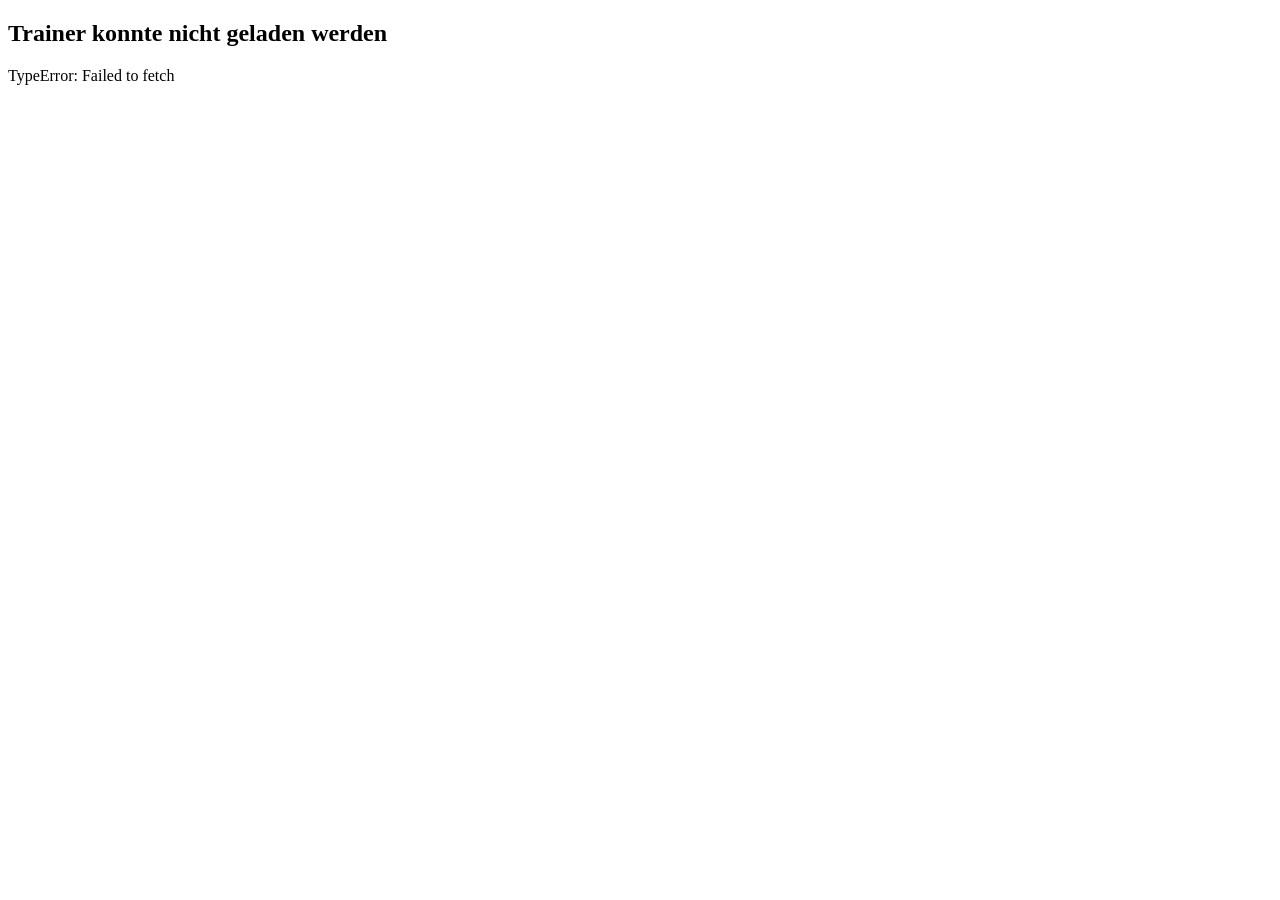
<file: index.html>
<!doctype html>
<html lang="de">
<head>
<meta charset="utf-8">
<meta name="viewport" content="width=device-width,initial-scale=1">
<title>Core 2 Prüfungstrainer</title>
</head>
<body>
<p>Core 2 Prüfungstrainer wird geladen...</p>
<script>
fetch('alte-version-bis-pruefung.html?v=20260928-9-8')
 .then(r=>{if(!r.ok)throw new Error('Gesicherter Trainer konnte nicht geladen werden: '+r.status);return r.text()})
 .then(wrapper=>{
   const marker='return html;}';
   if(!wrapper.includes(marker))throw new Error('Fortsetzungs-Erweiterung konnte nicht eingesetzt werden.');
   const injection="html=html.replace('</body>','<scr'+'ipt src=\"core2-old-topic-resume.js\"></scr'+'ipt><scr'+'ipt src=\"core2-classic-stats.js?v=20260928-7\"></scr'+'ipt><scr'+'ipt src=\"core2-tts.js?v=20261008\"></scr'+'ipt><scr'+'ipt src=\"core2-umformuliert.js?v=20261012\"></scr'+'ipt></body>');return html;}";
   wrapper=wrapper.replace(marker,injection);
   document.open();
   document.write(wrapper);
   document.close();
 })
 .catch(e=>{document.body.innerHTML='<h2>Trainer konnte nicht geladen werden</h2><p>'+String(e)+'</p>'});
</script>
</body>
</html>
</file>
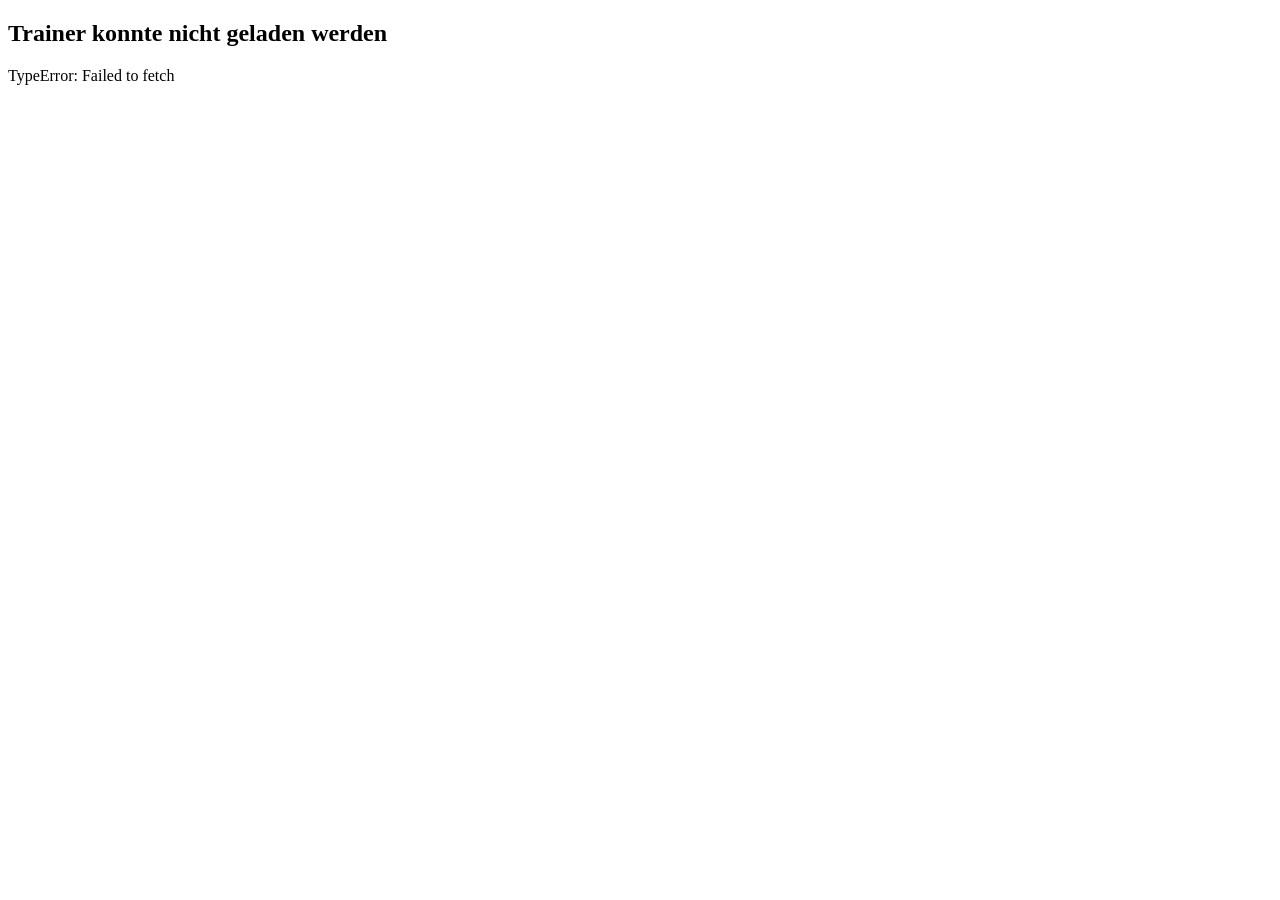
<file: alte-version-bis-pruefung.html>
<!doctype html><html lang="de"><head><meta charset="utf-8"><meta name="viewport" content="width=device-width,initial-scale=1"><title>Core 2 Prüfungstrainer</title></head><body><p>Core 2 Prüfungstrainer wird geladen...</p><script>
const SOURCE="https://raw.githubusercontent.com/SabineSimons/core2-pruefungstrainer/fec6dbf7b76a672dd6b8a2499a6901fbd666cd99/index.html";
function patch(html){
html=html.replace("220-1202 Lern- & Prüfungstrainer</h1>","220-1202 Lern- & Prüfungstrainer</h1><div class=\"small\" style=\"margin-top:8px;font-weight:800;color:var(--good)\">Version 03.09.2026 · Antwort-Markierung aktiv</div>");
html=html.replace(/(const TRAIN_ERR_KEY='[^']+';)/,"$1\nconst TRAIN_PROGRESS_KEY='sabine_core2_2201202_topic_progress_v1';");
html=html.replace("{id:'pbq72',n:72,title:'PBQ · Verdächtige E-Mails',prompt:'Klassifizieren Sie die E-Mails und wählen Sie gemäß Unternehmensrichtlinie die passende Maßnahme.',kind:'pbq72'},\n {id:'pbq282'","{id:'pbq72',n:72,title:'PBQ · Verdächtige E-Mails',prompt:'Klassifizieren Sie die E-Mails und wählen Sie gemäß Unternehmensrichtlinie die passende Maßnahme.',kind:'pbq72'},\n {id:'pbq76',n:76,title:'PBQ · Quarantäne & Audio-Dienste',prompt:'Mehrere Benutzer melden Audio- sowie Leistungsprobleme nach dem Herunterladen nicht autorisierter Software. Stellen Sie die betroffenen Geräte unter Quarantäne und konfigurieren Sie die Audio-Dienste.',kind:'pbq76'},\n {id:'pbq282'");
html=html.replace("function pbq282(v){","function pbq76(v){let devs=['Host 2','Host 3','Host 4','Host 5','Host 6','Host 7','Host 8','Media Server','Database Server','File Server'];let audio=['Started','Stopped'];return `<div class=\"hint\">Original-Simulation 76 aus der PDF. Die Lösung wird dort grafisch dargestellt und ist nicht eindeutig als Text ausgeschrieben. Deshalb wird diese Aufgabe nicht automatisch als richtig/falsch gewertet.</div><div class=\"field\"><label>Geräte unter Quarantäne</label>${devs.map(d=>`<label class=\"option\"><input type=\"checkbox\" ${Array.isArray(v.quarantine)&&v.quarantine.includes(d)?'checked':''} onchange=\"pbq76Toggle('${d}',this.checked)\"><span>${d}</span></label>`).join('')}</div><div class=\"pbqgrid\">${devs.map(d=>`<div class=\"field\"><label>${d} · Windows Audio</label>${sel('pbq76','audio_'+d.replaceAll(' ','_'),audio,v['audio_'+d.replaceAll(' ','_')])}</div>`).join('')}</div>`}\nfunction pbq76Toggle(device,on){let a=state.answers.pbq76||(state.answers.pbq76={quarantine:[]});a.quarantine=Array.isArray(a.quarantine)?a.quarantine:[];if(on&&!a.quarantine.includes(device))a.quarantine.push(device);if(!on)a.quarantine=a.quarantine.filter(x=>x!==device);save()}\nfunction pbq282(v){");
html=html.replace(/if\(it\.kind==='pbq72'\)body=pbq72\(v\);\s*if\(it\.kind==='pbq282'\)body=pbq282\(v\);/g,"if(it.kind==='pbq72')body=pbq72(v);if(it.kind==='pbq76')body=pbq76(v);if(it.kind==='pbq282')body=pbq282(v);");
html=html.replace("function clearTrainError(n){setTrainErrors(getTrainErrors().filter(x=>x!==n))}","function clearTrainError(n){setTrainErrors(getTrainErrors().filter(x=>x!==n))}\nfunction getTrainProgress(){try{return JSON.parse(localStorage.getItem(TRAIN_PROGRESS_KEY)||'{\"topics\":{},\"all\":{}}')}catch(e){return {topics:{},all:{}}}}\nfunction setTrainProgress(o){localStorage.setItem(TRAIN_PROGRESS_KEY,JSON.stringify(o||{topics:{},all:{}}))}\nfunction markTrainProgress(n,topic){let p=getTrainProgress();if(!p.topics)p.topics={};if(!p.all)p.all={};p.all[n]=true;if(topic&&topic!=='all'&&topic!=='errors'){if(!p.topics[topic])p.topics[topic]={};p.topics[topic][n]=true}setTrainProgress(p)}\nfunction topicProgress(name){let ids=BANK.filter(q=>topicFor(q,name)).map(q=>q.n),p=getTrainProgress(),t=(p.topics&&p.topics[name])||{},done=ids.filter(n=>t[n]).length;return {done,total:ids.length,pct:ids.length?Math.round(done/ids.length*100):0}}\nfunction openTopicIds(name){let p=getTrainProgress(),t=(p.topics&&p.topics[name])||{};return BANK.filter(q=>topicFor(q,name)&&!t[q.n]).map(q=>q.n)}\nfunction startOpenTopic(encoded){let name=decodeURIComponent(encoded),ids=new Set(openTopicIds(name)),pool=BANK.filter(q=>topicFor(q,name)&&ids.has(q.n));if(!pool.length)return alert('In „'+name+'“ sind keine offenen Fragen mehr.');train={topic:name,items:shuffle(pool),index:0,selected:[],checked:false,correct:0};renderTraining()}\nfunction overallProgress(){let p=getTrainProgress(),ids=[...new Set(BANK.map(q=>q.n))],a=p.all||{},done=ids.filter(n=>a[n]).length;return {done,total:ids.length,pct:ids.length?Math.round(done/ids.length*100):0}}\nfunction resetTopicProgress(encoded){let name=decodeURIComponent(encoded);if(!confirm('Fortschritt für „'+name+'“ wirklich zurücksetzen?'))return;let p=getTrainProgress();if(!p.topics)p.topics={};p.topics[name]={};setTrainProgress(p);topicMenu()}\nfunction resetAllProgress(){if(!confirm('Kompletten Core-2-Fortschritt wirklich zurücksetzen? Themenfortschritt, Fehlerliste und gespeicherte Prüfung werden gelöscht.'))return;localStorage.removeItem(TRAIN_PROGRESS_KEY);localStorage.removeItem(TRAIN_ERR_KEY);clearExam();train=null;state=null;home()}");
html=html.replace("<button class=\"btn primary\" onclick=\"topicMenu()\">Themen wählen</button><div class=\"quicktopics\" style=\"display:flex;flex-wrap:wrap;gap:7px;margin-top:12px;justify-content:center\">${Object.keys(TOPICS).map(n=>`<button class=\"btn secondary\" style=\"padding:8px 10px;font-size:13px\" onclick=\"startTopic('${topicArg(n)}')\">${n}</button>`).join('')}</div>","<button class=\"btn primary\" onclick=\"topicMenu()\">Themen wählen</button><div class=\"quicktopics\" style=\"display:grid;grid-template-columns:1fr;gap:8px;margin-top:12px\">${Object.keys(TOPICS).map(n=>{let p=topicProgress(n);return `<div style=\"border:1px solid var(--line);border-radius:12px;padding:9px\"><button class=\"btn secondary\" style=\"width:100%;padding:8px 10px;font-size:13px\" onclick=\"startTopic('${topicArg(n)}')\">${n} · ${p.done}/${p.total} · ${p.pct}%</button><button class=\"btn secondary\" style=\"width:100%;margin-top:6px;padding:7px 9px;font-size:12px\" onclick=\"startOpenTopic('${topicArg(n)}')\" ${openTopicIds(n).length?'':'disabled'}>Nur offene Fragen (${openTopicIds(n).length})</button><button class=\"btn danger\" style=\"width:100%;margin-top:6px;padding:7px 9px;font-size:12px\" onclick=\"resetTopicProgress('${topicArg(n)}')\">↺ Dieses Thema zurücksetzen</button></div>`}).join('')}</div>");
html=html.replace("${resume?`<p class=\"small\">Gespeicherte Prüfung: Frage ${old.index+1} von ${old.items?.length||90} · ${Object.keys(old.answers||{}).length} Antworten</p>`:''}</section><div class=\"footerNote\">Basis:","${resume?`<p class=\"small\">Gespeicherte Prüfung: Frage ${old.index+1} von ${old.items?.length||90} · ${Object.keys(old.answers||{}).length} Antworten</p>`:''}<div class=\"modecard\" style=\"max-width:720px;margin:18px auto 0;text-align:center\"><h3>📊 Gesamtfortschritt</h3><p><b>${overallProgress().done} von ${overallProgress().total}</b> Fragen bearbeitet · <b>${overallProgress().pct}%</b></p><button class=\"btn danger\" onclick=\"resetAllProgress()\">🗑️ Kompletten Fortschritt zurücksetzen</button></div></section><div class=\"footerNote\">Basis:");
html=html.replace(/function topicMenu\(\)\{.*?\}\nfunction startTraining/s,"function topicMenu(){stopTimer();$('#top').classList.add('hidden');app.innerHTML=`<section class=\"card\"><div class=\"qnum\">THEMEN-TRAINING</div><div class=\"qtext\">Thema auswählen oder Fortschritt einzeln zurücksetzen</div><div class=\"topicgrid\">${Object.keys(TOPICS).map(n=>{let p=topicProgress(n);return `<div class=\"modecard\" style=\"text-align:left\"><h3>${n}</h3><p><b>${p.done} von ${p.total}</b> erledigt · <b>${p.pct}%</b></p><button class=\"btn primary\" style=\"width:100%\" onclick=\"startTopic('${topicArg(n)}')\">Thema starten</button><button class=\"btn secondary\" style=\"width:100%;margin-top:8px\" onclick=\"startOpenTopic('${topicArg(n)}')\" ${openTopicIds(n).length?'':'disabled'}>Nur offene Fragen (${openTopicIds(n).length})</button><button class=\"btn danger\" style=\"width:100%;margin-top:8px\" onclick=\"resetTopicProgress('${topicArg(n)}')\">↺ Fortschritt dieses Themas zurücksetzen</button></div>`}).join('')}</div><div class=\"actions\"><button class=\"btn secondary\" onclick=\"home()\">← Hauptmenü</button><button class=\"btn danger\" onclick=\"resetAllProgress()\">🗑️ Kompletten Fortschritt zurücksetzen</button></div></section>`}\nfunction startTraining");
html=html.replace("function trainCheck(){if(!train.selected.length)return alert('Bitte erst eine Antwort auswählen.');train.checked=true;let q=train.items[train.index];train.ok=","function trainCheck(){if(!train.selected.length)return alert('Bitte erst eine Antwort auswählen.');train.checked=true;let q=train.items[train.index];markTrainProgress(q.n,train.topic);train.ok=");
html=html.replace(/function submitExam\(auto\)\{[^\n]*results\(\)\}/,"function submitExam(auto){if(!state||state.status!=='running')return;state.status='done';state.auto=auto;state.finished=Date.now();let correct=0;state.grades={};for(const it of state.items){if(it.kind==='pbq76'){state.grades[it.id]=null;continue}let ok=it.kind==='mc'?eq(state.answers[it.id],it.q.answers):gradePBQ(it,state.answers[it.id]);state.grades[it.id]=ok;if(ok)correct++}state.correct=correct;save();stopTimer();results()}");
html=html.replace(/function results\(\)\{[^\n]*<\/section>`\}/,"function results(){stopTimer();$('#top').classList.add('hidden');let total=state.items.length,ungraded=state.items.filter(it=>state.grades[it.id]===null).length,graded=total-ungraded,pct=graded?Math.round(state.correct/graded*100):0,passed=pct>=75;let wrong=state.items.filter(it=>state.grades[it.id]===false);app.innerHTML=`<section class=\"card resultbox\"><div class=\"qnum\">AUSWERTUNG</div><div class=\"score ${passed?'pass':'fail'}\">${pct}%</div><h2>${state.correct} von ${graded} bewerteten Aufgaben richtig</h2><p>${state.auto?'Die 90 Minuten sind abgelaufen. Die Prüfung wurde automatisch abgegeben.':'Prüfung abgegeben.'}${ungraded?' · '+ungraded+' Original-Simulation unbewertet.':''}</p><div class=\"actions\"><button class=\"btn primary\" onclick=\"newExamFromResult()\">Neue Prüfung</button><button class=\"btn secondary\" onclick=\"showAllExamQuestions()\">Alle Fragen (${total})</button><button class=\"btn secondary\" onclick=\"showWrong()\">Nur Fehler (${wrong.length})</button></div></section>`}");
html=html.replace(/function checkPBQTrain\(\)\{[^\n]*\}/,"function checkPBQTrain(){let it=state.items[state.index];if(it.kind==='pbq76'){$('#pbqfb').innerHTML=`<div class=\"feedback good\"><b>ℹ️ Original-Simulation</b><br>Diese Aufgabe ist in der Originaldatei grafisch gelöst und wird deshalb hier nicht automatisch als richtig/falsch bewertet.</div><div class=\"actions\"><button class=\"btn primary\" onclick=\"nextPBQTrain()\">Nächste Simulation →</button></div>`;return}let ok=gradePBQ(it,state.answers[it.id]);$('#pbqfb').innerHTML=`<div class=\"feedback ${ok?'good':'bad'}\"><b>${ok?'✅ Richtig':'❌ Noch nicht richtig'}</b><br><b>Lösung:</b> ${esc(correctText(it))}<br>${esc(explanation(it))}</div><div class=\"actions\"><button class=\"btn primary\" onclick=\"nextPBQTrain()\">Nächste Simulation →</button></div>`}");
html=html.replace('</style>',".option.answer-correct{background:#e3f6e9!important;border:3px solid #16834f!important}.option.answer-wrong{background:#ffe8e6!important;border:3px solid #c62828!important}.answerbadge{margin-left:auto;flex:0 0 auto;border-radius:999px;padding:5px 9px;font-size:12px;font-weight:950}.answer-correct .answerbadge{background:#16834f;color:#fff}.answer-wrong .answerbadge{background:#c62828;color:#fff}@media(max-width:600px){.answerbadge{margin-left:6px;font-size:11px;padding:4px 7px}}</style>");
html=html.replace("function trainNext(){","function decorateTrainingAnswers(){if(!train||!train.checked)return;let q=train.items[train.index];document.querySelectorAll('.option').forEach(el=>{let letterEl=el.querySelector('.letter');if(!letterEl)return;let val=(letterEl.textContent||'').replace('.','').trim();let isCorrect=q.answers.includes(val);let wasSelected=train.selected.includes(val);if(isCorrect){el.classList.add('answer-correct');let b=document.createElement('span');b.className='answerbadge';b.textContent=wasSelected?'✓ RICHTIG':'✓ RICHTIGE ANTWORT';el.appendChild(b)}else if(wasSelected){el.classList.add('answer-wrong');let b=document.createElement('span');b.className='answerbadge';b.textContent='✕ DEINE ANTWORT – FALSCH';el.appendChild(b)}})}\nfunction trainNext(){");
html=html.replace("function trainCheck(){if(!train.selected.length)return alert('Bitte erst eine Antwort auswählen.');train.checked=true;let q=train.items[train.index];markTrainProgress(q.n,train.topic);train.ok=eq(train.selected,q.answers);if(train.ok){train.correct++;clearTrainError(q.n)}else addTrainError(q.n);renderTraining()}","function trainCheck(){if(!train.selected.length)return alert('Bitte erst eine Antwort auswählen.');train.checked=true;let q=train.items[train.index];markTrainProgress(q.n,train.topic);train.ok=eq(train.selected,q.answers);if(train.ok){train.correct++;clearTrainError(q.n)}else addTrainError(q.n);renderTraining();decorateTrainingAnswers()}");
html=html.replace('"n":146,"simulation":false,"prompt":"Welche der folgenden Maßnahmen regelt den Zugriff auf bestimmte Dienste, um sicherzustellen, dass Administratoren nicht automatisch erweiterte Berechtigungen erhalten?","options":[["A","RAM"]','"n":146,"simulation":false,"prompt":"Welche der folgenden Maßnahmen regelt den Zugriff auf bestimmte Dienste, um sicherzustellen, dass Administratoren nicht automatisch erweiterte Berechtigungen erhalten?","options":[["A","PAM"]');
html=html.replace(/("n":156,"simulation":false,[\s\S]*?"answers":)\["B"\]/,'$1["B","E"]');
return html;}
fetch(SOURCE).then(r=>{if(!r.ok)throw new Error('Trainer konnte nicht geladen werden: '+r.status);return r.text()}).then(html=>{html=patch(html);document.open();document.write(html);document.close();}).catch(e=>{document.body.innerHTML='<h2>Trainer konnte nicht geladen werden</h2><p>'+String(e)+'</p>';});
</script></body></html>
</file>
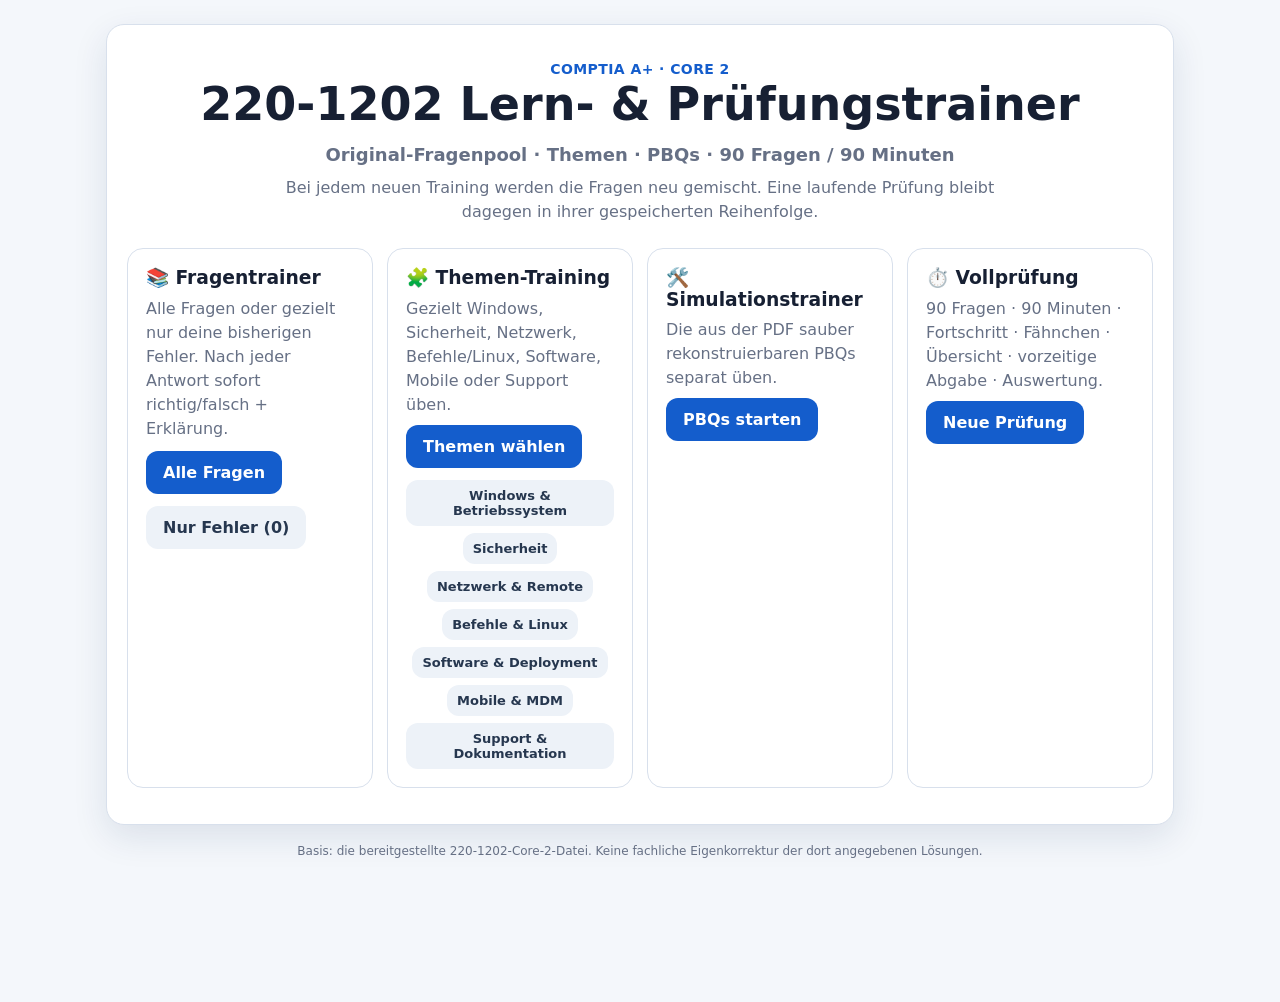
<file: CompTIA_Core2_220-1202_Lern_und_Pruefungstrainer_v4.html>
<!doctype html>
<html lang="de">
<head>
<meta charset="utf-8"><meta name="viewport" content="width=device-width,initial-scale=1,viewport-fit=cover">
<title>CompTIA A+ Core 2 · 220-1202 Prüfungssimulator</title>
<style>
:root{--bg:#f4f7fb;--card:#fff;--ink:#172033;--muted:#667085;--blue:#145dcc;--blue2:#eaf2ff;--line:#d8e0ec;--good:#157347;--bad:#b42318;--warn:#9a6700;--shadow:0 12px 35px rgba(20,45,90,.11)}
*{box-sizing:border-box} body{margin:0;font-family:Inter,system-ui,-apple-system,Segoe UI,Roboto,Arial,sans-serif;background:var(--bg);color:var(--ink)}
button,select,input{font:inherit}.top{position:sticky;top:0;z-index:20;background:#fff;border-bottom:1px solid var(--line);box-shadow:0 3px 16px rgba(20,45,90,.06)}
.topin{max-width:1100px;margin:auto;padding:12px 16px}.brandrow{display:flex;align-items:center;gap:12px;justify-content:space-between}.brand{font-weight:850;font-size:clamp(17px,3.6vw,24px)}
.badges{display:flex;gap:8px;align-items:center}.badge{border:1px solid var(--line);border-radius:999px;padding:7px 11px;font-weight:750;background:#fff}.timer{font-variant-numeric:tabular-nums}.timer.low{color:var(--bad);border-color:#f2b8b5;background:#fff4f3}
.progwrap{margin-top:10px;height:8px;background:#e7edf6;border-radius:999px;overflow:hidden}.prog{height:100%;width:0;background:linear-gradient(90deg,#145dcc,#4b8df8)}
main{max-width:1100px;margin:24px auto;padding:0 16px 100px}.card{background:var(--card);border:1px solid var(--line);border-radius:18px;box-shadow:var(--shadow);padding:clamp(18px,4vw,32px)}
.hero{text-align:center;padding:36px 20px}.hero h1{font-size:clamp(28px,6vw,46px);margin:0 0 10px}.hero p{color:var(--muted);max-width:750px;margin:8px auto;line-height:1.5}.big{font-size:18px;font-weight:800}.actions{display:flex;gap:12px;flex-wrap:wrap;justify-content:center;margin-top:24px}
.btn{border:0;border-radius:12px;padding:12px 17px;font-weight:800;cursor:pointer}.primary{background:var(--blue);color:white}.secondary{background:#edf2f8;color:#26374f}.danger{background:#fff1f0;color:var(--bad);border:1px solid #f4c7c4}.flag{background:#fff8df;color:#775500;border:1px solid #ead58b}.flag.on{background:#ffe791}
.qhead{display:flex;gap:12px;justify-content:space-between;align-items:flex-start}.qnum{font-size:14px;font-weight:850;color:var(--blue);letter-spacing:.03em}.qtext{font-size:clamp(18px,4vw,24px);font-weight:760;line-height:1.42;margin:10px 0 20px}.type{font-size:13px;border-radius:999px;background:var(--blue2);color:#164f9e;padding:6px 10px;font-weight:800;white-space:nowrap}
.option{display:flex;gap:12px;align-items:flex-start;border:2px solid var(--line);border-radius:14px;padding:14px;margin:10px 0;cursor:pointer;background:#fff}.option:hover{border-color:#9db9e9}.option.selected{border-color:var(--blue);background:var(--blue2)}.letter{font-weight:900;min-width:24px}.option input{margin-top:3px;transform:scale(1.15)}
.nav{display:flex;gap:10px;justify-content:space-between;align-items:center;margin-top:24px;flex-wrap:wrap}.navgroup{display:flex;gap:10px;flex-wrap:wrap}.status{color:var(--muted);font-size:14px}.hint{background:#fff8e6;border:1px solid #f0d27a;padding:12px 14px;border-radius:12px;color:#6e5500;margin:12px 0}
.reviewgrid{display:grid;grid-template-columns:repeat(auto-fill,minmax(54px,1fr));gap:8px;margin-top:18px}.qchip{border:1px solid var(--line);background:#fff;border-radius:10px;padding:10px 4px;font-weight:800;cursor:pointer}.qchip.done{background:#eaf7ef;border-color:#90d0aa}.qchip.flagged{outline:3px solid #f2ca4c}.qchip.empty{background:#fff0ef;border-color:#efb7b3}.legend{display:flex;gap:12px;flex-wrap:wrap;color:var(--muted);font-size:14px;margin:14px 0}.dot{display:inline-block;width:12px;height:12px;border-radius:3px;margin-right:5px;vertical-align:-1px}
.resultbox{text-align:center}.score{font-size:clamp(52px,12vw,92px);font-weight:950;line-height:1}.pass{color:var(--good)}.fail{color:var(--bad)}.resultlist{margin-top:22px;text-align:left}.resitem{border:1px solid var(--line);border-radius:14px;padding:14px;margin:10px 0}.resitem.good{border-left:6px solid var(--good)}.resitem.bad{border-left:6px solid var(--bad)}.explain{color:#45556f;line-height:1.45;margin-top:8px}.correct{font-weight:850;color:var(--good)}
.pbq{background:linear-gradient(180deg,#f7fbff,#fff);border:2px solid #9fc2f5}.pbqgrid{display:grid;grid-template-columns:repeat(auto-fit,minmax(230px,1fr));gap:14px}.field{border:1px solid var(--line);border-radius:12px;padding:12px;background:#fff}.field label{font-weight:800;display:block;margin-bottom:7px}.field select{width:100%;padding:10px;border:1px solid #bcc8d9;border-radius:9px;background:#fff}.emailrow{border:1px solid var(--line);border-radius:13px;padding:13px;background:#fff;margin:10px 0}.emailtitle{font-weight:900;margin-bottom:9px}
.small{font-size:13px;color:var(--muted)}.hidden{display:none!important}.footerNote{max-width:900px;margin:18px auto;color:var(--muted);font-size:12px;text-align:center;line-height:1.4}
@media(max-width:600px){main{margin-top:14px}.topin{padding:10px 12px}.badge{padding:6px 8px;font-size:13px}.brand{font-size:16px}.card{border-radius:14px}.btn{flex:1}.nav .btn{flex:0 1 auto}}

.modegrid{display:grid;grid-template-columns:repeat(auto-fit,minmax(220px,1fr));gap:14px;margin-top:24px}.modecard{border:1px solid var(--line);border-radius:16px;padding:18px;text-align:left;background:#fff}.modecard h3{margin:0 0 7px}.modecard p{color:var(--muted);min-height:48px}.topicgrid{display:grid;grid-template-columns:repeat(auto-fit,minmax(190px,1fr));gap:10px;margin-top:18px}.topicbtn{padding:14px;border:1px solid var(--line);background:#fff;border-radius:12px;font-weight:800;cursor:pointer;text-align:left}.feedback{margin-top:16px;padding:15px;border-radius:12px;line-height:1.5}.feedback.good{background:#eaf7ef;border:1px solid #90d0aa}.feedback.bad{background:#fff0ef;border:1px solid #efb7b3}.trainstat{font-size:14px;color:var(--muted);margin-bottom:10px}.terminal{background:#111;color:#eee;padding:14px;border-radius:10px;font-family:ui-monospace,SFMono-Regular,Consolas,monospace;overflow:auto;white-space:pre-wrap}.smallbtn{padding:9px 12px}
</style></head><body>
<div class="top hidden" id="top"><div class="topin"><div class="brandrow"><div class="brand">Core 2 · 220-1202</div><div class="badges"><div class="badge" id="counter">1 / 90</div><div class="badge timer" id="timer">90:00</div></div></div><div class="progwrap"><div class="prog" id="prog"></div></div></div></div>
<main id="app"></main>
<script>
const BANK=[{"n":2,"simulation":false,"prompt":"Ein Techniker muss von seinem Windows-Laptop aus Fernsupport für ein älteres Linux-basiertes Betriebssystem leisten. Die Lösung muss es dem Techniker ermöglichen, die Aktivitäten des Benutzers zu verfolgen und mit dessen Sitzung zu interagieren. Welche der folgenden Fernzugriffstechnologien würde diesen Anwendungsfall unterstützen?","options":[["A","VPN"],["B","VNC"],["C","SSH"],["D","RDP"]],"answers":["B"],"explanation":"VNC (Virtual Network Computing) ermöglicht einen plattformübergreifenden grafischen Fernzugriff auf den Desktop, sodass ein Techniker an einem Windows-Rechner sowohl den Linux-Desktop in Echtzeit anzeigen als auch mit der Sitzung des Benutzers interagieren kann (Maus-/Tastatursteuerung)."},{"n":3,"simulation":false,"prompt":"Ein Techniker versucht, eine Workstation in eine Domäne einzubinden, erhält jedoch die Fehlermeldung, dass die Domäne nicht gefunden werden kann. Der Techniker kann jedoch den Server anpingen und auf das Internet zugreifen. Angesichts der folgenden Informationen: Was sollte der Techniker tun, um das Problem zu beheben?","options":[["A","Die DNS-Einstellungen ändern."],["B","Eine statische IP-Adresse zuweisen."],["C","Eine Subnetzmaske konfigurieren."],["D","Das Standard-Gateway aktualisieren."]],"answers":["A"],"explanation":"Fehler beim Beitritt zur Domäne bei erfolgreicher IP-Konnektivität deuten fast immer auf Probleme bei der Namensauflösung hin. Die Workstation verwendet öffentliche DNS-Server (8.8.8.8 und 1.1.1.1), die keine Einträge für die interne AD-Domäne oder deren Controller enthalten. Durch die Umleitung des DNS auf den internen DNS-Server (192.168.1.10) wird sichergestellt, dass der Domänenname und die SRV-Einträge aufgelöst werden können, sodass der Beitritt erfolgreich durchgeführt werden kann."},{"n":4,"simulation":false,"prompt":"Ein Netzwerktechniker stellt fest, dass die meisten Netzwerk-Switches des Unternehmens mittlerweile das Ende ihrer Lebensdauer erreicht haben und aktualisiert werden müssen. Was sollte der Techniker als Erstes tun?","options":[["A","Die Änderung umsetzen."],["B","Die Änderung genehmigen."],["C","Die Änderung vorschlagen."],["D","Die Änderung planen."]],"answers":["C"],"explanation":"In einem strukturierten Änderungsmanagementprozess besteht der allererste Schritt darin, die Änderung über einen Änderungsantrag (Request for Change, RFC) vorzuschlagen (oder offiziell zu beantragen). Dadurch wird sichergestellt, dass die Beteiligten die Notwendigkeit prüfen, Risiken bewerten und die Priorität festlegen, bevor Genehmigungen erteilt, Termine festgelegt oder die Umsetzung erfolgt."},{"n":5,"simulation":false,"prompt":"Die MFA für eine benutzerdefinierte Webanwendung auf dem Smartphone eines Benutzers funktioniert nicht mehr. Der Benutzer erinnert sich, dass sie zuletzt vor seiner Urlaubsreise ins Ausland noch funktioniert hat. Was sollte der Techniker als Erstes tun?","options":[["A","Die Datums- und Uhrzeiteinstellungen überprüfen."],["B","Patches für das mobile Betriebssystem installieren."],["C","Die Anwendung deinstallieren und neu installieren."],["D","An den Website-Entwickler weiterleiten."]],"answers":["A"],"explanation":"MFA-Apps mit zeitbasierten Einmalpasswörtern (TOTP) sind auf eine genaue Uhrzeitsynchronisation angewiesen. Auf Reisen kann die Uhr des Geräts aus dem Takt geraten, wodurch die generierten Codes ungültig werden. Wenn Sie sicherstellen, dass Datum, Uhrzeit und Zeitzone des Smartphones korrekt eingestellt sind, wird die MFA-Funktionalität in der Regel sofort wiederhergestellt."},{"n":6,"simulation":false,"prompt":"Was ist in einem Sicherheitsdatenblatt für eine Notstromversorgung enthalten?","options":[["A","Montageanleitung"],["B","Notfallmaßnahmen"],["C","Konfigurationsschritte"],["D","Spannungsangaben"]],"answers":["B"],"explanation":"Ein Sicherheitsdatenblatt (MSDS) enthält wichtige Sicherheits- und Handhabungshinweise für Gefahrstoffe – in diesem Fall die Chemikalien der Batterie. Es enthält Notfallmaßnahmen (Erste-Hilfe-Maßnahmen, Maßnahmen zur Brandbekämpfung, Eindämmung von Verschüttungen) und stellt sicher, dass Einsatzkräfte im Falle eines Vorfalls wissen, wie sie sicher vorgehen müssen."},{"n":7,"simulation":false,"prompt":"Auf dem Bildschirm eines zuvor funktionierenden Computers wird beim Hochfahren wiederholt die Fehlermeldung „OS Not Found“ angezeigt. An den Computer sind lediglich ein USB-Stick, eine Tastatur und eine Maus angeschlossen. Was sollte ein Techniker als Erstes tun?","options":[["A","Datenwiederherstellungstools auf der Festplatte ausführen."],["B","Die Festplatte im GPT-Format partitionieren."],["C","Die Startoptionen überprüfen."],["D","Von UEFI auf BIOS umstellen."]],"answers":["C"],"explanation":"Der Fehler „OS Not Found“ deutet meist darauf hin, dass das System nicht vom richtigen Gerät bootet. Die Überprüfung und Korrektur der Boot-Reihenfolge (sodass die interne Festplatte Vorrang vor USB oder anderen Einträgen hat) ist der schnellste erste Schritt, bevor Änderungen an den Festplatten- oder Firmware-Einstellungen vorgenommen werden."},{"n":8,"simulation":false,"prompt":"Ein Sicherheitsadministrator schult alle Mitarbeiter einer Organisation in der Verwendung von BitLocker To Go. Welche der folgenden Aussagen beschreibt den Grund für diese Schulung am besten?","options":[["A","Um sicherzustellen, dass alle Wechseldatenträger für den Fall eines Verlusts oder Diebstahls passwortgeschützt sind"],["B","Um „Secure Boot“ und ein Passwort auf BIOS-Ebene zu aktivieren, um Konfigurationsänderungen zu verhindern"],["C","Um sicherzustellen, dass die VPN-Verbindung durch Hardwaremodule verschlüsselt wird"],["D","Um alle Laptops so zu konfigurieren, dass das TPM als Verschlüsselungsfaktor für Festplatten verwendet wird"]],"answers":["A"],"explanation":"BitLocker To Go wurde speziell für die Verschlüsselung von Wechseldatenträgern (USB-Sticks, externe Festplatten) entwickelt. Durch die Schulung der Mitarbeiter in der Nutzung wird sichergestellt, dass für den Zugriff auf alle auf solchen Medien gespeicherten Daten ein Passwort (oder ein Wiederherstellungsschlüssel) erforderlich ist, wodurch sensible Informationen im Falle eines Verlusts oder Diebstahls des Geräts geschützt werden."},{"n":9,"simulation":false,"prompt":"Was wird verwendet, um den Zugang zu gesperrten Bereichen zu erkennen und zu protokollieren?","options":[["A","Poller"],["B","Videoüberwachung"],["C","Ausweislesegeräte"],["D","Zaun"]],"answers":["C"],"explanation":"Ausweisleser authentifizieren und protokollieren jeden Zutrittsversuch – sie erfassen, wer wann Zugang zu einem gesicherten Bereich erhalten hat (oder versucht hat, Zugang zu erhalten). Dieser Prüfpfad ist für die Überwachung und Überprüfung des Zugangs zu Sperrbereichen unerlässlich."},{"n":10,"simulation":false,"prompt":"Ein Administrator erhielt eine E-Mail mit der Mitteilung, dass für das von ihm derzeit betreute Betriebssystem keine Sicherheitsupdates und Patches mehr bereitgestellt werden. Welcher der folgenden Gründe ist am wahrscheinlichsten dafür, dass der Administrator diese Nachricht erhalten hat?","options":[["A","Der Support durch den Hersteller des Computers läuft aus."],["B","Das Betriebssystem gilt als „End of Life“."],["C","Die integrierte Sicherheitssoftware wird aus der nächsten Betriebssystemversion entfernt."],["D","In Kürze wird eine neue Version des Betriebssystems veröffentlicht."]],"answers":["B"],"explanation":"Wenn ein Betriebssystem das Ende seines Lebenszyklus (End of Life, EOL) erreicht, stellt der Anbieter die Veröffentlichung von Sicherheitsupdates und Patches ein. Administratoren werden darüber informiert, damit sie Upgrades oder Migrationen planen können, bevor der Support endet."},{"n":11,"simulation":false,"prompt":"Welche der folgenden Möglichkeiten eignet sich am besten, um benutzerdefinierte Images auf 800 Geräte zu verteilen, die vier Geräteherstellerklassen mit zwei Arten von Benutzergruppen umfassen?","options":[["A","Verwenden Sie „xcopy“, um die Festplatten von einem Gerät auf das andere zu klonen."],["B","Verwenden Sie „robocopy“, um die Dateien auf jedes Gerät zu übertragen."],["C","Verwenden Sie für jedes Gerät ein lokales Tool zur Image-Bereitstellung."],["D","Verwenden Sie ein netzwerkbasiertes Tool zur Remote-Installation."]],"answers":["D"],"explanation":"Ein netzwerkbasiertes Ferninstallations-Tool (wie z. B. Windows Deployment Services, MDT oder eine ähnliche Lösung) lässt sich effizient auf Hunderte von Geräten mit unterschiedlichen Hardware- und Benutzerkonfigurationen skalieren. Es ermöglicht Ihnen, Bereitstellungen nach Herstellerklassen und Benutzergruppen zu segmentieren, Imaging-Prozesse zu automatisieren und die Versionskontrolle zentral zu verwalten – weitaus effektiver als Methoden zum Eins-zu-Eins-Klonen oder zum Kopieren von Dateien."},{"n":12,"simulation":false,"prompt":"Welche der folgenden Arten von Social-Engineering-Angriffen versendet eine unaufgeforderte SMS an das Mobilgerät eines Benutzers?","options":[["A","Identitätsbetrug"],["B","Vishing"],["C","Spear-Phishing"],["D","Smishing"]],"answers":["D"],"explanation":"Smishing bezeichnet das Versenden betrügerischer Nachrichten per SMS oder über andere Textnachrichtenplattformen, um Nutzer dazu zu verleiten, sensible Informationen preiszugeben oder auf bösartige Links zu klicken. Dies unterscheidet es von Phishing per E-Mail (Spear-Phishing), per Telefonanruf (Vishing) oder durch persönliche Täuschung (Identitätsbetrug)."},{"n":13,"simulation":false,"prompt":"Ein Nutzer meldet einem Helpdesk-Mitarbeiter einige Single-Sign-On-Fehler. Derzeit kann sich der Nutzer zwar beim Anwendungsportal des Unternehmens anmelden, hat jedoch keinen Zugriff auf ein bestimmtes SaaS-basiertes Tool. Was würde der Techniker als nächsten Schritt am ehesten vorschlagen?","options":[["A","Das Mobilgerät des Nutzers erneut als MFA-Token registrieren."],["B","Verwenden Sie ein privates Browserfenster, um lokale Sitzungskonflikte zu vermeiden."],["C","Das Single Sign-On umgehen, indem man sich direkt bei der Anwendung authentifiziert."],["D","Das verwendete Gerät auf die Werkseinstellungen zurücksetzen."]],"answers":["B"],"explanation":"Single-Sign-On-Probleme, die nur eine bestimmte Anwendung betreffen, sind häufig auf veraltete oder widersprüchliche Sitzungsdaten im Browser des Benutzers zurückzuführen. Das Öffnen eines privaten (Inkognito-)Fensters gewährleistet eine neue Sitzung ohne zwischengespeicherte Cookies oder Tokens, wodurch der Zugriff auf das SaaS-Tool wiederhergestellt werden kann, ohne andere Konfigurationen zu beeinträchtigen."},{"n":14,"simulation":false,"prompt":"Ein Techniker stellt fest, dass auf einigen Computern in einem kleinen Büro ein Malware-Vorfall aufgetreten ist. Was sollte der Techniker als Nächstes tun?","options":[["A","Die infizierten Systeme unter Quarantäne stellen."],["B","Die Endbenutzer aufklären."],["C","Die Systemwiederherstellung deaktivieren."],["D","Die Anti-Malware-Software aktualisieren und die Computer scannen."]],"answers":["A"],"explanation":"Sobald ein Vorfall bestätigt ist, hat die Eindämmung oberste Priorität. Durch die Isolierung (Quarantäne) der infizierten Rechner wird verhindert, dass sich die Malware auf andere Systeme ausbreitet oder Daten abfließen, was eine sichere Analyse und Behebung ermöglicht."},{"n":15,"simulation":false,"prompt":"Welcher der folgenden Linux-Befehle wird für administrative Zwecke verwendet?","options":[["A","runas"],["B","cmcl"],["C","net user"],["D","su"]],"answers":["D"],"explanation":"Der Befehl „su“ (substitute user) ist ein Standard-Dienstprogramm unter Linux, mit dem ein Administrator die Identität eines anderen Benutzers annehmen kann – meist wird damit zum Root-Konto gewechselt, um erweiterte Berechtigungen zu erhalten. Es ist ein unverzichtbares Werkzeug für administrative Aufgaben auf Unix- und Linux-Systemen."},{"n":16,"simulation":false,"prompt":"Ein Benutzer hat kürzlich eine Anwendung installiert, die auf eine Datenbank auf einem lokalen Server zugreift. Beim Starten der Anwendung werden keine Informationen angezeigt. Welches der folgenden Befehlszeilentools eignet sich am besten zur Fehlerbehebung?","options":[["A","ipconfig"],["B","nslookup"],["C","netstat"],["D","curl"]],"answers":["C"],"explanation":"netstat zeigt aktive Netzwerkverbindungen und Listening-Ports auf dem lokalen Rechner an. Mit diesem Tool können Sie überprüfen, ob die Anwendung erfolgreich eine Verbindung zum Port des Datenbankservers hergestellt hat (oder dies versucht hat), die Adresse und den Port des Remote-Servers verifizieren sowie fehlgeschlagene oder hängende TCP-Sitzungen erkennen, die den Datenabruf verhindern würden."},{"n":17,"simulation":false,"prompt":"Ein kleines Büro meldete einen Phishing-Angriff, der zu einer Malware-Infektion führte. Ein Techniker untersucht den Vorfall und hat Folgendes festgestellt: Alle Endgeräte sind auf dem neuesten Stand und verfügen über die aktuellsten EDR-Signaturen. Die Protokolle bestätigen, dass die Malware auf einem System von EDR unter Quarantäne gestellt wurde. Der potenziell infizierte Rechner wurde neu aufgesetzt. Welche der folgenden Maßnahmen sollte der Techniker als Nächstes ergreifen?","options":[["A","Netzwerksicherheitstools installieren, um das Herunterladen infizierter Dateien aus dem Internet zu verhindern."],["B","Die Ursache des Problems besprechen und den Endbenutzer über Sicherheitshygiene aufklären."],["C","Die Firmware des Routers aktualisieren, um die Integrität des Netzwerkverkehrs sicherzustellen."],["D","Alternative Präventivmaßnahmen vorschlagen, die fortschrittlichere Sicherheitssoftware beinhalten würden."]],"answers":["B"],"explanation":"Nachdem die technischen Kontrollmaßnahmen aktualisiert, die EDR-Signaturen auf den neuesten Stand gebracht und das infizierte System neu aufgesetzt wurden, besteht der nächste Schritt darin, den menschlichen Faktor anzugehen. Indem der Benutzer darin geschult wird, Phishing-Versuche zu erkennen und sichere Vorgehensweisen zu befolgen, lässt sich eine Wiederholung verhindern und die allgemeine Sicherheitslage des Unternehmens stärken."},{"n":18,"simulation":false,"prompt":"Welche der folgenden Aussagen beschreibt eine Sicherheitslücke, die ausgenutzt wurde, bevor ein Patch oder eine Abhilfe verfügbar war?","options":[["A","Spoofing"],["B","Brute-Force"],["C","DoS"],["D","Zero-Day"]],"answers":["D"],"explanation":"Eine Zero-Day-Sicherheitslücke bezeichnet eine Sicherheitslücke, die von Angreifern aktiv ausgenutzt wird, bevor der Softwarehersteller einen Patch oder eine Abhilfe veröffentlicht hat – was bedeutet, dass die Verteidiger „null Tage“ Zeit haben, sich vorzubereiten, sobald der Exploit bekannt wird."},{"n":20,"simulation":false,"prompt":"Ein Helpdesk-Techniker richtet die Spracherkennung auf einem Windows-System ein. Welche der folgenden Einstellungen sollte der Techniker verwenden?","options":[["A","Zeit und Sprache"],["B","Personalisierung"],["C","System"],["D","Barrierefreiheit"]],"answers":["D"],"explanation":"Windows fasst die Spracherkennung und andere Barrierefreiheitsfunktionen unter den Einstellungen für die Barrierefreiheit zusammen. Dort können Sie die Sprachoptionen konfigurieren – einschließlich der Aktivierung der Windows-Spracherkennung und der Anpassung ihrer Einstellungen –, damit Benutzer, die auf Spracheingabe angewiesen sind, das System effektiv bedienen können."},{"n":21,"simulation":false,"prompt":"Ein Benutzer erhält einen neuen PC, kann jedoch eine Anwendung nicht ausführen. Es wird eine Fehlermeldung angezeigt, dass .NET Framework 3.5 erforderlich ist und nicht gefunden wurde. Welche der folgenden Maßnahmen ist der beste Weg, um dieses Problem zu beheben?","options":[["A","Beheben Sie die Abhängigkeit über das Menü „Windows-Funktionen aktivieren oder deaktivieren“."],["B","Laden Sie die Abhängigkeit über ein Repository eines Drittanbieters herunter."],["C","Die Abhängigkeit ignorieren und stattdessen die neueste Version 4 installieren."],["D","Leiten Sie das Trouble-Ticket an das SOC-Team weiter, da das Problem ein großes Sicherheitsrisiko darstellt."]],"answers":["A"],"explanation":"Windows enthält das .NET Framework 3.5 als optionale Funktion. Wenn Sie es über die Systemsteuerung „Programme und Funktionen“ unter „Windows-Funktionen aktivieren oder deaktivieren“ stellt sicher, dass das Betriebssystem die richtige Version direkt von Microsoft installiert, ohne auf nicht vertrauenswürdige Quellen zurückzugreifen oder erforderliche Abhängigkeiten zu überspringen."},{"n":22,"simulation":false,"prompt":"Ein Mitarbeiter verwendet ein Bildbearbeitungsprogramm. Bestimmte Funktionen sind deaktiviert und erfordern eine Anmeldung, über die der Mitarbeiter nicht verfügt. Welche der folgenden Möglichkeiten bietet eine Lösung für dieses Problem?","options":[["A","Lizenzzuweisung"],["B","VPN-Verbindung"],["C","Anwendungsreparatur"],["D","Neuinstallation des Programms"]],"answers":["A"],"explanation":"Wenn Funktionen in einer Anwendung bis zur Anmeldung deaktiviert sind, deutet dies in der Regel darauf hin, dass diese Funktionen durch das Lizenzsystem der Software gesteuert werden. Durch die Zuweisung (oder Aktivierung) der entsprechenden Lizenz erhält der Benutzer Zugriff auf diese Premium-Funktionen, wodurch die volle Funktionalität ohne unnötige Reparatur- oder Neuinstallationsschritte wiederhergestellt wird."},{"n":23,"simulation":false,"prompt":"Ein Techniker stellt mobile Geräte bereit und muss den Zugriff auf sensible Daten verhindern, falls die Geräte verloren gehen. Welche der folgenden Maßnahmen ist die beste Möglichkeit, unbefugten Zugriff zu verhindern, wenn der Benutzer nicht bemerkt, dass das Smartphone verloren gegangen ist?","options":[["A","Verschlüsselung"],["B","Fernlöschung"],["C","Geofencing"],["D","Gesichtserkennung"]],"answers":["A"],"explanation":"Die vollständige Festplatten- (oder Geräte-)Verschlüsselung stellt sicher, dass selbst bei physischem Zugriff einer unbefugten Person auf ein verlorenes Mobilgerät die darauf gespeicherten Daten ohne die richtigen Entschlüsselungsdaten unzugänglich bleiben. Dieser Schutz erfolgt automatisch und kontinuierlich und schützt ruhende Daten unabhängig davon, ob der Benutzer den Verlust des Geräts bemerkt hat oder nicht. Durch die Fernlöschung können Daten entfernt werden, wenn sie ausgelöst wird, allerdings muss das Gerät dafür online sein und der Benutzer (oder Administrator) muss die Löschung initiieren – während die Verschlüsselung stets aktiv ist."},{"n":24,"simulation":false,"prompt":"Welcher der folgenden Wege ist der schnellste, um von Windows 10 auf Windows 11 umzusteigen, ohne Daten zu verlieren?","options":[["A","Verwendung von „gpupdate“"],["B","Image-Bereitstellung"],["C","Neuinstallation"],["D","In-Place-Upgrade"]],"answers":["D"],"explanation":"Bei einem In-Place-Upgrade wird Windows 11 direkt über die vorhandene Windows 10-Installation installiert, wobei Benutzerdateien, Anwendungen und Einstellungen erhalten bleiben. Dies ist wesentlich schneller als das Erstellen und erneute Bereitstellen eines Images und vermeidet das Risiko eines Datenverlusts, das bei einer Neuinstallation besteht."},{"n":25,"simulation":false,"prompt":"Techniker versäumen es, die Kontaktdaten der Benutzer, die Geräte-ID-Nummern und eine klare Beschreibung jedes Problems im Ticket-System zu dokumentieren. Welche der folgenden Maßnahmen sollte ein Helpdesk-Management-Team einführen, damit die Techniker sie bei jedem Einsatz anwenden?","options":[["A","Service-Level-Vereinbarungen"],["B","Anrufkategorien"],["C","Standardarbeitsanweisungen"],["D","Artikel aus der Wissensdatenbank"]],"answers":["C"],"explanation":"Standardarbeitsanweisungen (SOPs) definieren einheitliche, schrittweise Richtlinien, die Techniker befolgen müssen – beispielsweise die Erfassung von Kontaktdaten des Benutzers, Anlagenkennungen und detaillierten Problembeschreibungen bei jedem Ticket. Die Umsetzung von SOPs gewährleistet eine gründliche und einheitliche Dokumentation bei allen Serviceanfragen."},{"n":26,"simulation":false,"prompt":"Die Leistung einer Anwendung verschlechtert sich mit der Zeit. Die Anwendung wird langsamer, gibt jedoch niemals eine Fehlermeldung aus und stürzt nicht ab. Welches der folgenden Tools sollte ein Techniker zur Fehlerbehebung verwenden?","options":[["A","Verlauf der Zuverlässigkeit"],["B","Computerverwaltung"],["C","Ressourcenmonitor"],["D","Festplattendefragmentierung"]],"answers":["C"],"explanation":"Der Ressourcenmonitor bietet Echtzeit-Einblicke in die CPU-, Speicher-, Festplatten- und Netzwerkauslastung nach Prozessen. Indem ein Techniker beobachtet, welche Ressourcen im Laufe der Zeit stetig ansteigen oder zu Engpässen werden, kann er Speicherlecks, E/A-Konflikte oder andere Leistungsprobleme, die die Verlangsamung verursachen, genau lokalisieren."},{"n":27,"simulation":false,"prompt":"Welchen der folgenden Dateisystemtypen verwendet das Linux-Betriebssystem?","options":[["A","exFAT"],["B","APFS"],["C","ext4"],["D","NTFS"]],"answers":["C"],"explanation":"ext4 (Fourth Extended Filesystem) ist das Standard-Dateisystem der meisten Linux-Distributionen. Im Vergleich zu seinen Vorgängern (ext2/ext3) bietet es eine verbesserte Leistung, Zuverlässigkeit und Unterstützung für große Volumes und Dateien."},{"n":28,"simulation":false,"prompt":"Welche der folgenden Methoden würde die Daten unwiederherstellbar machen, aber eine Weiterverwendung des Laufwerks ermöglichen?","options":[["A","Löschen der Partitionen"],["B","Implementierung von EFS"],["C","Durchführen einer Low-Level-Formatierung"],["D","Entmagnetisierung des Geräts"]],"answers":["C"],"explanation":"Eine Low-Level-Formatierung (genauer gesagt eine sichere Löschung, bei der alle Sektoren mit Nullen oder Zufallsdaten überschrieben werden) löscht effektiv alle Daten auf dem Laufwerk, sodass frühere Inhalte nicht mehr wiederherstellbar sind, während die Struktur des Laufwerks für die Wiederverwendung intakt bleibt. Im Gegensatz zur Entmagnetisierung – die das magnetische Medium des Laufwerks zerstört und es unbrauchbar macht – ermöglicht das Überschreiben eine sichere Wiederverwendung des Laufwerks."},{"n":29,"simulation":false,"prompt":"Nach einem kürzlich durchgeführten Upgrade des mobilen Betriebssystems auf einem Smartphone versucht ein Nutzer, auf seine geschäftlichen E-Mails zuzugreifen, doch die Anwendung lässt sich nicht öffnen. Ein Techniker startet das Smartphone neu, doch das Problem besteht weiterhin. Welche der folgenden Maßnahmen ist die wahrscheinlichste Lösung für das Problem?","options":[["A","Aktualisierung der fehlerhaften Software"],["B","Registrierung des Smartphones bei einer MDM-Lösung"],["C","Installation eines Clients eines Drittanbieters"],["D","Löschen der Cache-Partition"]],"answers":["A"],"explanation":"Nach einem größeren Betriebssystem-Upgrade müssen vorhandene Anwendungen häufig aktualisiert werden, um die Kompatibilität mit neuen APIs und Systembibliotheken zu gewährleisten. Durch die Aktualisierung der Unternehmens-E-Mail-App auf die neueste Version wird sichergestellt, dass sie für das aktualisierte Betriebssystem ausgelegt ist und ordnungsgemäß gestartet werden kann."},{"n":30,"simulation":false,"prompt":"Benutzer melden, dass ein ungesichertes Netzwerk mit demselben Namen wie das normale WLAN-Netzwerk sendet. Sie können zwar auf das Internet zugreifen, aber keine Verbindung zu den Dateifreigabeservern herstellen. Welche der folgenden Aussagen beschreibt dieses Problem am besten?","options":[["A","Nicht erreichbarer DNS-Server"],["B","Fehlerhafte Konfiguration des virtuellen lokalen Netzwerks"],["C","Falsche IP-Adresse"],["D","Unbefugter WLAN-Zugangspunkt"]],"answers":["D"],"explanation":"Ein nicht autorisierter Access Point ahmt die legitime SSID nach, sodass sich Clients verbinden können (oft mit Internetzugang über den eigenen Uplink), sie jedoch von internen Ressourcen wie Dateifreigaben isoliert sind. Dieses Verhalten passt zu den Symptomen – Benutzer verbinden sich mit dem scheinbar unternehmensinternen WLAN, können jedoch keine internen Server erreichen."},{"n":31,"simulation":false,"prompt":"Ein Computertechniker implementiert eine Lösung zur Unterstützung einer neuen Richtlinie für das Surfen im Internet im Unternehmen eines Kunden. Die Richtlinie verbietet Benutzern den Zugriff auf nicht autorisierte Websites auf der Grundlage einer Kategorisierung. Was sollte der Techniker auf dem SOHO-Router konfigurieren?","options":[["A","Sicheren Verwaltungszugriff"],["B","Gruppenrichtlinien-Editor"],["C","Inhaltsfilterung"],["D","Firewall"]],"answers":["C"],"explanation":"Mit der Inhaltsfilterung auf einem SOHO-Router können Sie Websites je nach Kategorie (z. B. soziale Medien, Glücksspiel, Nachrichten) blockieren oder zulassen. Indem festgelegt wird, welche Kategorien nicht zugelassen sind, setzt der Router die Browserrichtlinie am Netzwerkrand durch und verhindert so, dass Benutzer auf unzulässige Websites zugreifen können."},{"n":32,"simulation":false,"prompt":"In letzter Zeit hat die Zahl der Nutzer zugenommen, die ihre Smartphone-Passwörter weitergeben. Das Managementteam möchte, dass ein Techniker eine sicherere Methode zur Bildschirmsperre einrichtet. Welche der folgenden Technologien sollte der Techniker verwenden?","options":[["A","Mustersperre"],["B","Gesichtserkennung"],["C","Geräteverschlüsselung"],["D","Mehrfaktorauthentifizierung"]],"answers":["B"],"explanation":"Die Gesichtserkennung nutzt biometrische Merkmale, die für jeden Nutzer einzigartig sind, und bietet somit eine höhere Sicherheit als gemeinsam genutzte Passwörter oder leicht zu erratende Muster-Sperren. Sie stellt sicher, dass nur die registrierte Person das Gerät entsperren kann, wodurch das Risiko eines unbefugten Zugriffs durch gemeinsam genutzte Codes verringert wird."},{"n":33,"simulation":false,"prompt":"Der Laptop eines Endnutzers hat im Büro Probleme mit der Verbindung zum Netzlaufwerk. Der Endnutzer reicht ein Helpdesk-Ticket ein, und ein Support-Techniker kann eine Fernverbindung herstellen und das Problem beheben. Am nächsten Tag ist das Netzlaufwerk jedoch erneut getrennt. Was sollte der Techniker als Nächstes tun?","options":[["A","Eine Fernverbindung zum Computer des Benutzers herstellen, um zu prüfen, ob das Netzlaufwerk noch verbunden ist."],["B","Eine Anleitung zur Behebung des Problems senden, falls es erneut auftritt."],["C","Das Ticket an die nächste Ebene eskalieren."],["D","Das Ticket bis zum nächsten Tag offen lassen und dann schließen."]],"answers":["C"],"explanation":"Da die Behebung nicht von Dauer war und das Problem erneut auftrat, deutet dies darauf hin, dass möglicherweise ein zugrunde liegendes Konfigurations- oder Richtlinienproblem vorliegt, das eine gründlichere Fehlerbehebung erfordert, als sie ein Frontline-Techniker leisten kann. Die Eskalation an die nächste SupportEbene stellt sicher, dass die Grundursache identifiziert und eine dauerhaftere Lösung implementiert wird, anstatt wiederholt eine vorübergehende Abhilfe zu schaffen."},{"n":34,"simulation":false,"prompt":"Welche der folgenden Optionen informiert Mitarbeiter beispielsweise über zulässige Aktivitäten bei der Nutzung der Ressourcen des Unternehmens?","options":[["A","AUP"],["B","MNDA"],["C","DRM"],["D","EULA"]],"answers":["A"],"explanation":"Eine Richtlinie zur zulässigen Nutzung legt fest, welche Aktivitäten Mitarbeitern bei der Nutzung der ITRessourcen des Unternehmens gestattet oder untersagt sind. Sie bietet klare Leitlinien für zulässiges Verhalten und stellt sicher, dass die Nutzer die Regeln für Unternehmenssysteme und -daten verstehen."},{"n":35,"simulation":false,"prompt":"Ein Techniker muss auf einer großen Anzahl von Arbeitsplätzen ein Betriebssystem installieren. Welche der folgenden Methoden ist die schnellste?","options":[["A","Physische Datenträger"],["B","Einbindbare ISO-Datei"],["C","Manuelle Installation"],["D","Image-Bereitstellung"]],"answers":["D"],"explanation":"Die Image-Bereitstellung ermöglicht es Ihnen, ein standardisiertes Betriebssystem-Image mit vorkonfigurierten Einstellungen und Anwendungen zu erstellen und dieses anschließend über das Netzwerk oder per Multicast gleichzeitig auf mehrere Workstations zu übertragen. Dies ist wesentlich schneller als die Verwendung physischer Datenträger, manuelle Installationen oder das nacheinander Einbinden von ISODateien."},{"n":36,"simulation":false,"prompt":"Ein Benutzer arbeitet von zu Hause aus und kann nicht auf Arbeitsdateien auf einem Firmenlaptop zugreifen. Welche der folgenden Einstellungen sollte ein Techniker vornehmen, um das Problem mit dem Netzwerkzugriff zu beheben?","options":[["A","Weitverkehrsnetz"],["B","Drahtloses Netzwerk"],["C","Proxy-Netzwerkeinstellungen"],["D","Virtuelles privates Netzwerk"]],"answers":["D"],"explanation":"Ein VPN erstellt einen sicheren Tunnel vom Heimnetzwerk des Benutzers zum Unternehmensnetzwerk und stellt die erforderlichen Routing- und Zugriffskontrollen bereit, damit der Laptop auf interne Dateiserver zugreifen kann. Ohne ein VPN bleibt das Gerät außerhalb des Unternehmens-LANs und kann nicht direkt auf geschützte Ressourcen zugreifen."},{"n":37,"simulation":false,"prompt":"Ein Techniker beugt ein Problem, bei dem ein Dienst kurzzeitig läuft und an bestimmten Stellen im Prozess stoppt. Der Techniker muss die Ursache dieses Problems ermitteln. Welches der folgenden Tools sollte der Techniker verwenden?","options":[["A","Ereignisanzeige"],["B","Task-Manager"],["C","Internetoptionen"],["D","Prozess-Explorer"]],"answers":["A"],"explanation":"Die Ereignisanzeige protokolliert System-, Anwendungs- und Dienstereignisse, einschließlich Fehlern und Warnungen, wenn ein Dienst unerwartet beendet wird. Die Überprüfung dieser Protokolle liefert detaillierte Fehlercodes und Meldungen, die dabei helfen, die Ursache der Dienstunterbrechungen zu ermitteln."},{"n":38,"simulation":false,"prompt":"Welches der folgenden Beispiele zeigt, dass ein Anwendungsanbieter nicht offengelegte zusätzliche Software in ein Installationspaket aufgenommen hat?","options":[["A","Virus"],["B","Ransomware"],["C","Potenziell unerwünschtes Programm"],["D","Trojaner"]],"answers":["C"],"explanation":"Ein potenziell unerwünschtes Programm (PUP) bezeichnet Software, die mit einem Installationsprogramm gebündelt ist, die der Benutzer nicht ausdrücklich angefordert hat und die oft ohne klare Angabe von Informationen beworben oder installiert wird. Auch wenn PUPs nicht immer bösartig sind, können sie die Leistung beeinträchtigen oder unerwünschtes Verhalten hervorrufen, was der Beschreibung von nicht offengelegter zusätzlicher Software in einem Paket entspricht."},{"n":39,"simulation":false,"prompt":"Ein Techniker muss ein freigegebenes Laufwerk über eine Befehlszeilenschnittstelle zuordnen. Welchen der folgenden Befehle sollte der Techniker verwenden?","options":[["A","pathping"],["B","nslookup"],["C","net use"],["D","tracert"]],"answers":["C"],"explanation":"Der Windows-Befehl „net use“ dient zum Herstellen, Entfernen und Konfigurieren von Verbindungen zu freigegebenen Netzwerkressourcen. Um ein freigegebenes Laufwerk über die Befehlszeile zuzuordnen, würden Sie einen Befehl wie den folgenden ausführen: net use Z: \\\\Servername\\Freigabename Dadurch wird der freigegebene Ordner dem Laufwerksbuchstaben Z: zugewiesen."},{"n":40,"simulation":false,"prompt":"Ein Helpdesk-Team wurde darauf aufmerksam gemacht, dass auf einem firmeneigenen Mobiltelefon eine unbekannte Anwendung zum Knacken von Passwörtern installiert ist. Welche der folgenden Maßnahmen sollte das Helpdesk-Team ergreifen, um weitere unbefugte Installationen zu verhindern?","options":[["A","Gruppenrichtlinien konfigurieren."],["B","PAM implementieren."],["C","Anti-Malware-Software installieren."],["D","MDM bereitstellen."]],"answers":["D"],"explanation":"Eine Mobile-Device-Management-Lösung (MDM) ermöglicht es Administratoren, Richtlinien zur AppInstallation durchzusetzen – indem zugelassene Anwendungen auf eine Whitelist gesetzt und alle anderen blockiert werden. Durch den Einsatz von MDM kann der Helpdesk zentral steuern, welche Apps Benutzer auf firmeneigenen Smartphones installieren dürfen, und so verhindern, dass in Zukunft nicht autorisierte Tools hinzugefügt werden."},{"n":41,"simulation":false,"prompt":"Was wird zusätzlich zu einem Passwort verwendet, um MFA zu implementieren?","options":[["A","Das Senden eines Codes an das Smartphone des Benutzers"],["B","Überprüfung des Geburtsdatums des Benutzers"],["C","Aufforderung an den Benutzer, eine einfache Rechenaufgabe zu lösen"],["D","Die Aufforderung an den Benutzer, eine PIN einzugeben"]],"answers":["A"],"explanation":"Die Multi-Faktor-Authentifizierung (MFA) kombiniert mindestens zwei der folgenden Faktoren: etwas, das Sie wissen (Passwort), etwas, das Sie besitzen (ein vom Smartphone generierter oder per SMS übermittelter Einmalcode), und etwas, das Sie sind (biometrische Merkmale). Das Versenden eines Codes an das Smartphone des Benutzers stellt zusätzlich zum Passwort einen „etwas, das Sie besitzen“-Faktor dar."},{"n":42,"simulation":false,"prompt":"Ein Techniker bereitet sich darauf vor, die Batterien in einem rackmontierten USV-System auszutauschen. Nachdem er sichergestellt hat, dass die Stromversorgung ausgeschaltet und die Batterien vollständig entladen sind, muss der Techniker die Batteriemodule von der Unterseite des Racks entfernen. Welchen der folgenden Schritte sollte der Techniker durchführen?","options":[["A","Sicherstellen, dass das Brandbekämpfungssystem betriebsbereit ist."],["B","Geeignete Hebetechniken und Richtlinien anwenden."],["C","Die ausgebauten Batterien in einen antistatischen Beutel legen."],["D","Eine Atemschutzmaske tragen, um schädliche Dämpfe herauszufiltern."]],"answers":["B"],"explanation":"USV-Batteriemodule sind schwer und unhandlich; die Anwendung korrekter Hebetechniken (z. B. Heben mit den Beinen, gerader Rücken sowie bei Bedarf Heben im Team oder Einsatz mechanischer Hilfsmittel) beugt Verletzungen des Bewegungsapparats vor und gewährleistet einen sicheren Ausbau."},{"n":43,"simulation":false,"prompt":"Ein Techniker richtet ein Überwachungssystem für einen Kunden ein. Der Kunde möchte über die IP-Adresse des Systems auf die Weboberfläche des Systems im LAN zugreifen. Welche der folgenden Maßnahmen sollte der Techniker ergreifen, um externe Anmeldeversuche aus dem Internet zu verhindern?","options":[["A","Port-Mapping"],["B","Subnetting"],["C","Statische IP-Adresse"],["D","Inhaltsfilterung"]],"answers":["A"],"explanation":"Durch die Verwendung von Port-Mapping-Regeln (NAT) auf dem Router können Sie festlegen, dass die HTTP-/HTTPSPorts des Überwachungssystems des Überwachungssystems nur auf der LAN-Schnittstelle weiterleiten und sie auf der WAN-Seite geschlossen lassen. Dadurch wird sichergestellt, dass Benutzer im lokalen Subnetz über die IP-Adresse auf die Kameraoberfläche zugreifen können, während externe Anmeldeversuche aus dem Internet blockiert werden."},{"n":44,"simulation":false,"prompt":"Ein Techniker muss Laptops so konfigurieren, dass nur Administratoren bei Bedarf die Virtualisierungstechnologie aktivieren können. Welche der folgenden Einstellungen sollte der Techniker vornehmen?","options":[["A","BIOS-Passwort"],["B","Gastkonto"],["C","Bildschirmsperre"],["D","AutoRun-Einstellung"]],"answers":["A"],"explanation":"Das Festlegen eines BIOS- (oder UEFI-)Administratorpassworts schränkt den Zugriff auf die FirmwareEinstellungen ein, einschließlich der Aktivierung oder Deaktivierung der Virtualisierungstechnologie. Nur Personen, die das Passwort kennen – vermutlich Administratoren – können das BIOS-Setup aufrufen und diese Änderung vornehmen."},{"n":45,"simulation":false,"prompt":"Welchen der folgenden Dateitypen würde ein Desktop-Support-Techniker am ehesten verwenden, um Aufgaben für die Anmeldung eines Windows-Benutzers zu automatisieren?","options":[["A",".bat"],["B",".sh"],["C",".py"],["D",".js"]],"answers":["A"],"explanation":"Batch-Dateien (.bat) sind klassische Windows-Skriptdateien, die eine Reihe von Befehlszeilenbefehlen ausführen ausführen. Sie können über Gruppenrichtlinien oder den Autostart-Ordner mit Benutzeranmeldeereignissen verknüpft werden, um Aufgaben (wie das Zuordnen von Laufwerken oder das Starten von Anwendungen) zu automatisieren, wenn sich ein Benutzer anmeldet."},{"n":46,"simulation":false,"prompt":"Ein Techniker nutzt KI, um einen Vorschlag zu den Vorteilen einer neuen Software zu entwerfen. Beim Lesen des Entwurfs stellt der Techniker fest, dass dieser sachlich falsche Informationen enthält. Welche der folgenden Aussagen beschreibt dieses Szenario am besten?","options":[["A","Datenschutz"],["B","Halluzinationen"],["C","Angemessene Nutzung"],["D","Plagiat"]],"answers":["B"],"explanation":"Wenn ein KI-Modell plausibel klingende, aber sachlich unrichtige oder erfundene Informationen generiert, spricht man von einer „Halluzination“. Das Erkennen und Korrigieren dieser Fehler ist unerlässlich, um die Genauigkeit und Zuverlässigkeit KI-gestützter Inhalte zu gewährleisten."},{"n":47,"simulation":false,"prompt":"Welche der folgenden Aussagen beschreibt einen Angriff, bei dem ein Angreifer einen gefälschten Zugangspunkt (AP) einrichtet, der Nutzer dazu verleitet, sich mit diesem gefälschten AP statt mit dem legitimen Netzwerk zu verbinden?","options":[["A","Stalkerware"],["B","Evil Twin"],["C","Tailgating"],["D","Shoulder-Surfing"]],"answers":["B"],"explanation":"Bei einem „Evil Twin“-Angriff richtet ein Angreifer einen gefälschten WLAN-Zugangspunkt mit derselben SSID und ähnlichen Einstellungen wie ein legitimes Netzwerk ein. Ahnungslose Nutzer verbinden sich mit diesem gefälschten Zugangspunkt, wodurch der Angreifer den Datenverkehr abfangen, Anmeldedaten erfassen und weitere Angriffe starten kann."},{"n":48,"simulation":false,"prompt":"Ein Benutzer hat beim Surfen auf Websites Probleme mit veralteten Darstellungen. Welche der folgenden Einstellungen sollte ein Techniker verwenden, um dieses Problem zu beheben?","options":[["A","Verwaltungstools"],["B","Windows Defender-Firewall"],["C","Internetoptionen"],["D","Barrierefreiheit"]],"answers":["C"],"explanation":"In den Internetoptionen (unter den Einstellungen für den Browserverlauf) können Sie festlegen, wie oft der Browser nach neueren Versionen gespeicherter Seiten und Inhalte sucht. Durch Anpassen der Einstellung „Nach neueren Versionen gespeicherter Seiten suchen“ wird der Browser dazu veranlasst, aktuelle Bilder abzurufen, anstatt zwischengespeicherte Kopien zu verwenden."},{"n":49,"simulation":false,"prompt":"Jedes Mal, wenn ein Benutzer eine bestimmte Tabellenkalkulation lädt, reagiert sein Computer vorübergehend nicht mehr. Der Benutzer bemerkt außerdem, dass in der Titelleiste angezeigt wird, dass die Anwendungen nicht reagieren. Was würde ein Techniker in diesem Fall am ehesten überprüfen?","options":[["A","Anti-Malware-Protokolle"],["B","Reparaturoptionen für den Arbeitsplatzrechner"],["C","Bandbreitenstatus, wie im Task-Manager angezeigt"],["D","Dateigröße und damit verbundene Speicherauslastung"]],"answers":["D"],"explanation":"Eine sehr große oder komplexe Tabellenkalkulation kann übermäßig viel RAM und CPU-Leistung beanspruchen, was dazu führt, dass die Anwendung hängen bleibt oder nicht mehr reagiert. Durch Überprüfen der Dateigröße und Beobachten, wie viel Arbeitsspeicher Excel (oder das Tabellenkalkulationsprogramm) beim Öffnen der Datei beansprucht, kann der Techniker feststellen, ob eine Ressourcenknappheit die Ursache ist, und Maßnahmen ergreifen – wie das Vereinfachen der Datei oder das Hinzufügen von RAM –, um das Problem zu beheben."},{"n":50,"simulation":false,"prompt":"Ein Benutzer verlegt seinen Windows-Laptop häufig und befürchtet, dass er gestohlen werden könnte. Der Benutzer wünscht sich zusätzliche Sicherheitsmaßnahmen für seinen Laptop. Welche der folgenden integrierten Technologien kann ein Techniker nutzen, um eine vollständige Festplattenverschlüsselung zu aktivieren?","options":[["A","Active Directory"],["B","New Technology File System"],["C","Encrypting File System"],["D","BitLocker"]],"answers":["D"],"explanation":"BitLocker ist eine integrierte Windows-Funktion, die eine vollständige Verschlüsselung des Systemlaufwerks ermöglicht und so alle Daten schützt, falls der Laptop verloren geht oder gestohlen wird. Die Funktion ist (sofern vorhanden) in das TPM integriert, um eine sichere Speicherung der Schlüssel zu gewährleisten, und kann ohne zusätzliche Software über Gruppenrichtlinien oder die Systemsteuerung konfiguriert werden."},{"n":51,"simulation":false,"prompt":"Welche der folgenden Optionen wird verwendet, um unternehmensinterne Einschränkungen auf einem Apple-Gerät anzuwenden?","options":[["A","App Store"],["B","VPN-Konfiguration"],["C","Apple-ID"],["D","Verwaltungsprofil"]],"answers":["D"],"explanation":"Ein MDM-Verwaltungsprofil (Mobile Device Management) ermöglicht es Administratoren, Unternehmensrichtlinien auf Apple-Geräten durchzusetzen, beispielsweise die Einschränkung von AppInstallationen, die Konfiguration von Netzwerkeinstellungen und die Anwendung von Sicherheitsbeschränkungen. Dieses Profil wird auf dem Gerät installiert und zentral verwaltet, um die Einhaltung der Richtlinien sicherzustellen."},{"n":52,"simulation":false,"prompt":"Das neue Smartphone eines Benutzers hält den ganzen Tag über nicht durch. Das Smartphone wird jede Nacht vollständig aufgeladen. Was sollte ein Techniker zur Fehlerbehebung als Erstes überprüfen?","options":[["A","Speicherauslastung"],["B","Ende des Software-Supports"],["C","Leistung des Ladegeräts"],["D","Hintergrundanwendungen"]],"answers":["D"],"explanation":"Hintergrund-Apps können den Akku erheblich belasten, indem sie den ganzen Tag über Prozesse ausführen, Daten synchronisieren oder Standortdienste nutzen. Das Überprüfen und Einschränken oder Deaktivieren unnötiger Hintergrund-Apps hilft dabei, übermäßigen Akkuverbrauch zu erkennen und zu verringern."},{"n":53,"simulation":false,"prompt":"Ein Kunde kann bestimmte Dateien auf seinem System nicht öffnen. Jedes Mal, wenn der Kunde versucht, eine Datei zu öffnen, erhält er die Meldung, dass die Datei verschlüsselt ist. Welche der folgenden Aussagen beschreibt dieses Problem am besten?","options":[["A","Keylogger"],["B","Ransomware"],["C","Phishing"],["D","Cryptominer"]],"answers":["B"],"explanation":"Ransomware ist eine Schadsoftware, die die Dateien eines Benutzers verschlüsselt und anschließend eine Zahlung (ein Lösegeld) als Gegenleistung für den Entschlüsselungscode fordert. Die Tatsache, dass der Benutzer die Dateien nicht öffnen kann, sowie die Meldung, dass sie verschlüsselt sind, sind klassische Anzeichen für einen Ransomware-Angriff."},{"n":54,"simulation":false,"prompt":"In einem Unternehmen treten vermehrt Probleme auf. Ein Techniker stellt fest, dass Anwendungen installiert sind, die standardmäßig nicht installiert werden. Benutzer melden eine erhöhte Anzahl von Systemabfragen bezüglich Softwarelizenzen. Welche der folgenden Maßnahmen würde das Sicherheitsteam höchstwahrscheinlich ergreifen, um die Ursache zu beheben?","options":[["A","Eine interne PKI bereitstellen, um verschlüsselten Webdatenverkehr zu filtern."],["B","Benutzer aus der lokalen Administratorengruppe entfernen."],["C","Strengere Kontrollen einführen, um verdächtige Websites zu blockieren."],["D","Strengere UAC-Einstellungen unter Windows aktivieren."]],"answers":["B"],"explanation":"Wenn Benutzer über lokale Administratorrechte verfügen, können sie nicht autorisierte Anwendungen installieren – was zu Lizenzabfragen, nicht unterstützter Software und potenziellen Sicherheitsrisiken führt. Durch das Entfernen von Benutzern aus der lokalen Administratorengruppe erfordern Installationen erweiterte Berechtigungen, wodurch sichergestellt wird, dass nur genehmigte Software installiert wird, und diese wiederkehrenden Probleme reduziert werden."},{"n":55,"simulation":false,"prompt":"Ein Support-Spezialist muss entscheiden, ob auf einem neuen Computer eine 32-Bit- oder eine 64-BitBetriebssystemarchitektur installiert werden soll. Welche der folgenden Spezifikationen hilft dem Spezialisten bei der Entscheidung, welche Betriebssystemarchitektur verwendet werden soll?","options":[["A","16 GB RAM"],["B","Intel i7-CPU"],["C","500 GB Festplatte"],["D","1 Gbit/s Ethernet"]],"answers":["B"],"explanation":"Die Architektur der CPU bestimmt, ob sie ein 64-Bit-Betriebssystem ausführen kann. Die meisten Intel i7Prozessoren sind 64-Bit-fähig, während die bloße Kenntnis der RAM-Kapazität (z. B. 16 GB) keine Garantie dafür ist, dass der Prozessor 64-Bit-Operationen unterstützt. Sobald Sie sich vergewissert haben, dass die CPU 64-Bit-fähig ist (wie bei einem Intel i7), können Sie ein 64-Bit-Betriebssystem installieren, um den verfügbaren Arbeitsspeicher voll auszunutzen."},{"n":56,"simulation":false,"prompt":"Was von Folgendem verhindert das gewaltsame Eindringen in ein Gebäude?","options":[["A","PIV-Karte"],["B","Bewegungsgesteuerte Beleuchtung"],["C","Videoüberwachung"],["D","Poller"]],"answers":["D"],"explanation":"Poller sind stabile, fest installierte Pfosten, die rund um Gebäude oder sensible Bereiche angebracht werden, um Fahrzeuge physisch abzublocken und Rammangriffe oder gewaltsames Eindringen mit Fahrzeugen zu verhindern. Im Gegensatz zu Überwachungskameras oder Beleuchtung stellen Poller eine direkte physische Barriere dar."},{"n":57,"simulation":false,"prompt":"Ein Techniker wird damit beauftragt, einen Benutzer aus dem System zu entfernen. Welche der folgenden Aufgaben stehen üblicherweise auf einer Checkliste für die Deaktivierung? (Wählen Sie zwei aus.)","options":[["A","Die Festplatte im Laptop des Benutzers unter Quarantäne stellen."],["B","Die Schlüsselanhänger des Benutzers für den Türzugang deaktivieren."],["C","Löschen aller personenbezogenen Daten, die mit dem Benutzer in Verbindung stehen."],["D","Das E-Mail-Konto des Benutzers sperren."],["E","Die Netzwerkanschlüsse unter dem Schreibtisch des Benutzers deaktivieren."],["F","Fügen Sie die MAC-Adresse des Computers des Benutzers einer Sperrliste hinzu."]],"answers":["B","D"],"explanation":"Deaktivieren Sie die Schlüsselanhänger des Benutzers für den Zugang zu den Türen Schlüsselanhänger (oder Ausweise) gewähren physischen Zugang zu Büros, Serverräumen oder Sicherheitsbereichen. Durch ihre Deaktivierung wird verhindert, dass der ehemalige Mitarbeiter nach Beendigung seines Arbeitsverhältnisses das Firmengelände betritt. Das E-Mail-Konto des Benutzers sperren E-Mails sind oft das Tor zu Unternehmensressourcen (Passwortzurücksetzungen, vertrauliche Kommunikation, Dateifreigabe). Durch die Sperrung des Kontos werden weitere Anmeldungen sofort unterbunden, der unbefugte Zugriff auf archivierte E-Mails verhindert und potenzieller Missbrauch blockiert."},{"n":58,"simulation":false,"prompt":"Ein Unternehmen möchte Baseline-Images auf neuen Computern bereitstellen, sobald diese im Netzwerk hochgefahren werden. Welchen der folgenden Startvorgänge sollte das Unternehmen für diese Aufgabe verwenden?","options":[["A","ISO"],["B","Sicher"],["C","USB"],["D","PXE"]],"answers":["D"],"explanation":"Die Preboot Execution Environment (PXE) ermöglicht es neuen Computern, über das Netzwerk zu booten, indem sie ein Boot-Image von einem PXE-Server abrufen. Auf diese Weise können Sie Baseline-Images automatisch bereitstellen, sobald die Rechner hochfahren und ihre netzwerkbasierten Boot-Anweisungen erhalten, ohne auf lokale Medien wie USB-Sticks oder ISOs zurückgreifen zu müssen."},{"n":59,"simulation":false,"prompt":"Ein Benutzer hat über mehrere Jahre hinweg Daten in dieselbe Tabellenkalkulation eingegeben. Nachdem er eine beträchtliche Datenmenge hinzugefügt hat, kann er die Datei nun nicht mehr öffnen. Welche der folgenden Maßnahmen sollte ein Techniker ergreifen, um das Problem zu beheben?","options":[["A","Die Tabellenkalkulation auf den letzten Wiederherstellungspunkt zurücksetzen."],["B","Die RAM-Kapazität erhöhen."],["C","Das Speicherlaufwerk defragmentieren."],["D","Die Geschwindigkeit der Netzwerkverbindung erhöhen."]],"answers":["B"],"explanation":"Da Tabellenkalkulationen immer umfangreicher und komplexer werden, benötigen sie mehr Arbeitsspeicher, um Daten zu laden und zu bearbeiten. Wenn die Datei so groß wird, dass der verfügbare Arbeitsspeicher nicht mehr ausreicht, kann die Anwendung die Datei möglicherweise nicht öffnen. Durch Hinzufügen von mehr Arbeitsspeicher erhält die Tabellenkalkulationssoftware die Ressourcen, die sie zum Laden und Bearbeiten des erweiterten Datensatzes benötigt."},{"n":60,"simulation":false,"prompt":"Ein Techniker installiert eine VPN-Client-Software, die einen Softwarefehler des Herstellers enthält. Nachdem der Hersteller ein Update für die Software veröffentlicht hat, versucht der Techniker, die Software neu zu installieren, erhält jedoch immer wieder die Fehlermeldung, dass der Netzwerkadapter für das VPN bereits vorhanden ist. Was sollte der Techniker als Nächstes tun, um dieses Problem zu beheben?","options":[["A","Die neuesten Sicherheitsupdates für das Betriebssystem installieren."],["B","Den Netzwerkadapter der neuen Software zuordnen."],["C","Die Firmware des Netzwerkadapters aktualisieren."],["D","Versteckte Netzwerkadapter löschen."]],"answers":["D"],"explanation":"Beim Deinstallieren und Neuinstallieren von netzwerkbasierter Software wie einem VPN-Client können verwaisten oder „Geister“-Adapter im System verbleiben, insbesondere wenn sie im Geräte-Manager nicht mehr sichtbar sind. Das Entfernen dieser versteckten Adapter ebnet den Weg für die aktualisierte ClientSoftware, ihre virtuelle Netzwerkschnittstelle ohne Konflikte neu zu erstellen."},{"n":61,"simulation":false,"prompt":"Welcher der folgenden Gründe ist der beste für ein Netzwerk-Engineering-Team, einem Helpdesk-Techniker IP-Adressierungsinformationen zur Verfügung zu stellen, die auf Arbeitsstationen verwendet werden sollen, die in einem sicheren Netzwerksegment bereitgestellt werden?","options":[["A","Nur bestimmte DNS-Server dürfen auf das Internet zugreifen."],["B","Die Netzwerk-Zulassungsliste ist auf eine bestimmte Adresse festgelegt."],["C","DHCP-Dienste sind für dieses Subnetz nicht aktiviert."],["D","NAC-Server erlauben nur die Installation von Sicherheitsupdates."]],"answers":["C"],"explanation":"Wenn ein Subnetz kein DHCP anbietet, können Arbeitsstationen die IP-Konfiguration nicht automatisch beziehen. Durch die Bereitstellung der korrekten statischen IP-Adresse, Subnetzmaske, des Gateways und des DNS an die Helpdesk-Techniker wird sichergestellt, dass die neu bereitgestellten Rechner im sicheren Netzwerksegment kommunizieren können, ohne auf DHCP angewiesen zu sein."},{"n":62,"simulation":false,"prompt":"Ein Techniker verwendet einen Anmeldedaten-Manager, um eine große Anzahl von Anmeldedaten zu schützen. Was ist für die Verwendung dieser Anwendung wichtig?","options":[["A","Eingeschränkte Anmeldezeiten"],["B","Sicheres Master-Passwort"],["C","TPM-Modul"],["D","Windows-Sperrbildschirm"]],"answers":["B"],"explanation":"Ein Anmeldedaten-Manager verschlüsselt und speichert mehrere Anmeldedaten hinter einem einzigen MasterPasswort. Es ist von entscheidender Bedeutung, dass dieses Master-Passwort sicher ist und geschützt aufbewahrt wird; wenn es kompromittiert wird, sind alle gespeicherten Anmeldedaten gefährdet."},{"n":63,"simulation":false,"prompt":"Bei welcher der folgenden Methoden wird die Zustimmung eines Benutzers über eine Push-Benachrichtigung eingeholt, um dessen Identität zu überprüfen?","options":[["A","Call"],["B","Authentifikator"],["C","Hardware-Token"],["D","SMS"]],"answers":["B"],"explanation":"Moderne Authentifizierungs-Apps (wie Microsoft Authenticator oder Google Authenticator mit Push-Funktion) können eine Push-Benachrichtigung an das registrierte Gerät des Benutzers senden. Der Benutzer genehmigt oder lehnt die Anmeldeanfrage über die Benachrichtigung ab, wodurch ein schneller und sicherer zweiter Authentifizierungsfaktor bereitgestellt wird."},{"n":64,"simulation":false,"prompt":"Ein Kunde möchte von zu Hause aus arbeiten können, möchte aber nicht dafür verantwortlich sein, Unternehmensgeräte hin und her zu transportieren. Welche der folgenden Möglichkeiten würde es dem Benutzer ermöglichen, per Fernzugriff auf einen WindowsPC in der Zentrale zuzugreifen und diesen zu nutzen? (Wählen Sie zwei aus.)","options":[["A","SPICE"],["B","SSH"],["C","RDP"],["D","VPN"],["E","RMM"],["F","WinRM"]],"answers":["C","D"],"explanation":"RDP (Remote Desktop Protocol): Ermöglicht es dem Benutzer, von zu Hause aus eine Verbindung zur Desktop-Umgebung des Windows-PCs herzustellen und diese zu steuern. VPN (Virtual Private Network): Stellt einen sicheren Tunnel zum Büronetzwerk her, damit das Heimgerät des Benutzers den Windows-PC erreichen kann, bevor die RDP-Sitzung gestartet wird."},{"n":65,"simulation":false,"prompt":"Ein Unternehmen möchte ein einziges Betriebssystem für seine Workstations und Server verwenden und Lizenzgebühren vermeiden. Welches der folgenden Betriebssysteme würde das Unternehmen am ehesten wählen?","options":[["A","Linux"],["B","Windows"],["C","macOS"],["D","Chrome OS"]],"answers":["A"],"explanation":"Linux-Distributionen sind Open-Source und in der Regel lizenzgebührenfrei, wodurch sie sich sowohl für Desktop-Arbeitsplätze als auch für Server eignen. Unternehmen können auf allen ihren Systemen dasselbe Linux-Betriebssystem einsetzen, ohne dass dabei Kosten pro Arbeitsplatz oder pro Server anfallen – im Gegensatz zu proprietären Systemen wie Windows oder macOS."},{"n":66,"simulation":false,"prompt":"Ein Benutzer versucht, auf einem Mobiltelefon ein HD-Video zu öffnen, das auf einer beliebten MedienStreaming-Website gehostet wird. Der Benutzer erhält Fehlermeldungen wegen abgelaufener Verbindungszeit. Im Bereich des Mobilfunkempfangssymbols werden zwei Balken neben „3G“ angezeigt. Welche der folgenden Ursachen ist am wahrscheinlichsten für das Problem?","options":[["A","Der Nutzer hat WLAN nicht aktiviert."],["B","Das Abonnement für die Website ist abgelaufen."],["C","Die Bandbreite ist nicht hoch genug."],["D","Der Speicher des Mobilgeräts ist voll."]],"answers":["C"],"explanation":"Das Streamen von HD-Videos erfordert eine beträchtliche Netzwerkbandbreite, in der Regel mehrere Mbit/s. Bei einer 3G-Verbindung mit nur zwei Signalbalken ist die verfügbare Bandbreite wahrscheinlich zu begrenzt oder zu unbeständig, um einen HD-Stream aufrechtzuerhalten, was zu Zeitüberschreitungen führt."},{"n":67,"simulation":false,"prompt":"Ein Techniker stellt fest, dass die wöchentliche Sicherung zu lange dauert. Die täglichen Sicherungen sind inkrementell. Welche der folgenden Maßnahmen würde das Problem am ehesten beheben?","options":[["A","Änderung des Sicherungsfensters"],["B","Durchführung inkrementeller wöchentlicher Backups"],["C","Erweiterung des Backup-Speichers"],["D","Durchführung synthetischer wöchentlicher Vollsicherungen"]],"answers":["D"],"explanation":"Synthetische Vollsicherungen konsolidieren die letzte Vollsicherung und die nachfolgenden inkrementellen Sicherungen zu einer neuen Vollsicherung auf dem Sicherungsspeicher, ohne dabei wiederholt alle Daten aus den Produktionssystemen auszulesen. Dieser Ansatz reduziert die zeitliche Belastung des Netzwerks und der Quellsysteme während des wöchentlichen Sicherungsfensters erheblich und stellt dennoch einen vollständigen Sicherungssatz für die Wiederherstellung bereitstellt."},{"n":68,"simulation":false,"prompt":"Ein Helpdesk-Techniker muss RAM aus ausgemusterten Workstations entfernen und andere Workstations, auf denen Anwendungen laufen, die mehr Arbeitsspeicher benötigen, mit diesem RAM aufrüsten. Welche der folgenden Maßnahmen würde der Techniker höchstwahrscheinlich ergreifen?","options":[["A","Den Arbeitsspeicher aus Sicherheitsgründen entmagnetisieren."],["B","Verwenden Sie antistatische Beutel für Lagerung und Transport."],["C","Das Netzteil anschließen, um jede Workstation zu erden."],["D","Den Arbeitsspeicher in identischen Paaren einbauen."]],"answers":["B"],"explanation":"Beim Umgang mit und beim Transport von RAM-Modulen ist es unerlässlich, diese vor elektrostatischer Entladung (ESD) zu schützen. Die Aufbewahrung der ausgebauten RAM-Module in antistatischen Beuteln verhindert Schäden während des Transports oder während der Lagerung, bevor sie in andere Arbeitsstationen eingebaut werden."},{"n":69,"simulation":false,"prompt":"Der Computer eines Kunden hat keine aktive Verbindung zum Netzwerk. Ein Techniker führt einige Schritte zur Fehlerbehebung durch, kann das Problem jedoch nicht beheben. Der Techniker hat alle ihm zur Verfügung stehenden Möglichkeiten ausgeschöpft. Der Kunde äußert sich frustriert über die Zeit, die zur Behebung dieses Problems benötigt wird. Was sollte der Techniker tun?","options":[["A","Das Problem an einen erfahrenen Kollegen weiterleiten und dem Kunden die nächsten Schritte erläutern."],["B","Den Kunden abweisen und einen neuen Termin für die Fehlerbehebung zu einem späteren Zeitpunkt vereinbaren."],["C","Den Kunden unterbrechen und darauf hinweisen, dass Support-Tickets zur Fehlerbehebung einige Zeit in Anspruch nehmen können."],["D","Eine positive Haltung bewahren und weiterhin Fragen zum Umfang des Problems stellen."]],"answers":["A"],"explanation":"Wenn Sie Ihr Fachwissen zur Fehlerbehebung ausgeschöpft haben und der Kunde frustriert ist, besteht der richtige nächste Schritt darin, das Ticket an einen erfahreneren Techniker oder ein spezialisiertes Team weiterzuleiten. Kommunizieren Sie dem Kunden gleichzeitig klar und deutlich, was Sie tun und was er als Nächstes erwarten kann. Dies sorgt für Transparenz, hilft bei der Steuerung der Erwartungen und stellt sicher, dass das Problem so schnell wie möglich gelöst wird."},{"n":70,"simulation":false,"prompt":"Ein leitender Angestellter eines Unternehmens besucht derzeit ein großes Musikfestival mit zahlreichen Besuchern und hat Probleme, auf sein geschäftliches E-Mail-Konto zuzugreifen. Die E-Mail-Anwendung lädt keine E-Mails herunter und scheint bei Verbindungsversuchen ins Stocken zu geraten. Was ist die wahrscheinlichste Ursache für die Störung?","options":[["A","Auf dem Smartphone ist kein Speicherplatz mehr verfügbar."],["B","Die Firewalls des Unternehmens sind so konfiguriert, dass sie den Fernzugriff auf E-Mail-Ressourcen blockieren."],["C","Zu viele Geräte im selben Bereich versuchen, eine Verbindung zum Mobilfunknetz herzustellen."],["D","Der Veranstalter des Festivals verbietet die Internetnutzung während der Veranstaltung und hat das Internetsignal blockiert."]],"answers":["C"],"explanation":"Große Menschenansammlungen wie Musikfestivals überlasten oft die lokalen Mobilfunkmasten aufgrund der schieren Anzahl der Geräte, die um Bandbreite und Signal konkurrieren, die lokalen Mobilfunkmasten oft überlasten. Diese Überlastung kann dazu führen, dass mobile Anwendungen, wie z. B. E-Mail-Clients, beim Versuch, Nachrichten herunterzuladen, ins Stocken geraten oder ausfallen."},{"n":71,"simulation":false,"prompt":"Ein Unternehmen hat kürzlich auf eine cloudbasierte Office-Suite umgestellt und möchte die Umgebung vor externen Angreifern schützen. Welche der folgenden Methoden ist am effektivsten?","options":[["A","Mehrfaktorauthentifizierung"],["B","Verschlüsselung"],["C","Backups"],["D","Starke Passwörter"]],"answers":["A"],"explanation":"Zwar sind sichere Passwörter und Verschlüsselung wichtig, doch bietet die Multi-Faktor-Authentifizierung (MFA) den wirksamsten Schutz vor externen Angreifern, die es auf cloudbasierte Dienste abgesehen haben. Durch die Anforderung eines zweiten Verifizierungsschritts, wie beispielsweise einer Push-Benachrichtigung, eines Einmalcodes oder eines Hardware-Tokens, stellt die MFA sicher, dass Angreifer selbst bei Kompromittierung der Anmeldedaten ohne diesen zusätzlichen Faktor keinen Zugriff erlangen können. Dies verringert das Risiko unbefugter Kontoübernahmen in Cloud-Umgebungen erheblich."},{"n":73,"simulation":false,"prompt":"Ein Benutzer meldet, dass auf seinem Computer mindestens zweimal täglich ein BSODFehler auftritt. Was sollte der Techniker verwenden, um die Ursache zu ermitteln?","options":[["A","Ereignisanzeige"],["B","Leistungsmonitor"],["C","Systeminformationen"],["D","Geräte-Manager"]],"answers":["A"],"explanation":"Die Ereignisanzeige protokolliert Systemfehler, einschließlich der kritischen Ereignisse, die zu Vorfällen mit dem „Blue Screen of Death“ (BSOD) führen oder diese beinhalten. Durch die Überprüfung der Protokolle „System“ und „Anwendung“, insbesondere der Fehlerträge und etwaiger Bugcheck-Codes, können Sie den fehlerhaften Treiber, Dienst oder die Hardwarekomponente identifizieren, die für die Abstürze verantwortlich ist."},{"n":74,"simulation":false,"prompt":"Ein Techniker richtet einen Windows-Server ein, um Remote-Desktop-Verbindungen für mehrere Benutzer zu ermöglichen. Welche der folgenden Einstellungen sollte der Techniker auf der Workstation konfigurieren?","options":[["A","Firewall"],["B","Computerverwaltung"],["C","Benutzerkonten"],["D","Barrierefreiheit"]],"answers":["A"],"explanation":"Um Remotedesktopverbindungen zu ermöglichen, muss in der Windows-Firewall auf dem Server (oder der als Host fungierenden Workstation) die Regel „Remotedesktop“ (TCP-Port 3389) aktiviert sein. Dadurch wird der erforderliche Port geöffnet, sodass mehrere Benutzer RDP-Sitzungen herstellen können. Die anderen Einstellungen (Benutzerkonten, Computerverwaltung, Barrierefreiheit) haben keinen direkten Einfluss auf den Netzwerkzugriff für RDP."},{"n":75,"simulation":false,"prompt":"Ein Techniker vermutet, dass eine Anwendung, die ein Benutzer aus dem Internet heruntergeladen hat, möglicherweise nicht die legitime Version ist, obwohl der Name derselbe ist. Der Techniker muss überprüfen, ob die Anwendung legitim ist. Was sollte der Techniker tun?","options":[["A","Den Hash-Wert mit dem des Herstellers vergleichen."],["B","Den Task-Manager starten und die Prozess-ID vergleichen."],["C","Die Anwendung im abgesicherten Modus ausführen."],["D","Überprüfen, ob der Dateiname korrekt ist."]],"answers":["A"],"explanation":"Durch die Berechnung der Prüfsumme der heruntergeladenen Anwendung (z. B. SHA-256 oder MD5) und den Abgleich mit dem vom Softwareanbieter veröffentlichten offiziellen Hash-Wert kann der Techniker die Integrität und Authentizität der Datei überprüfen. Ein übereinstimmender Hash-Wert bestätigt, dass die Anwendung echt und unverändert ist, während jede Abweichung auf eine potenziell gefälschte oder manipulierte Datei hindeutet."},{"n":77,"simulation":false,"prompt":"Ein Techniker muss ein Netzlaufwerk auf einem älteren Gerät zuordnen, auf dem ein Betriebssystem läuft, das nicht mehr weiterentwickelt wird. Welches der folgenden Skripte eignet sich am besten, um das Laufwerk mithilfe einfacher Windows-Befehle zuzuordnen?","options":[["A","Shell"],["B","Batch"],["C","VB"],["D","Java"]],"answers":["B"],"explanation":"Ein Batch-Skript ist die beste Wahl für die Zuordnung eines Netzlaufwerks mithilfe einfacher Windows-Befehle, da es Befehlszeilenanweisungen wie „net use“ sowohl in älteren als auch in modernen Windows-Umgebungen ausführen kann."},{"n":78,"simulation":false,"prompt":"Ein Nutzer berichtet, dass sein Browser nach dem Klicken auf eine Werbeanzeige langsam ist. Ein Techniker überprüft die Netzwerkverbindungen des Computers und stellt eine große Anzahl ausgehender Verbindungen. Welche der folgenden Maßnahmen sollte der Techniker als Nächstes ergreifen?","options":[["A","Die Firewall aktivieren."],["B","Antiviren-Scans durchführen."],["C","Den Computer neu starten."],["D","Das System unter Quarantäne stellen."]],"answers":["D"],"explanation":"Der Techniker sollte das System als Nächstes unter Quarantäne stellen, um zu verhindern, dass sich potenzielle Malware ausbreitet oder mit anderen Systemen kommuniziert, insbesondere angesichts der verdächtigen ausgehenden Verbindungen."},{"n":79,"simulation":false,"prompt":"Verschiedene Warnmeldungen auf dem Windows 11-Laptop eines Benutzers stören diesen ständig während Videokonferenzen. Welche der folgenden Maßnahmen sollte ein Support-Techniker empfehlen, um das Problem am besten zu beheben?","options":[["A","Verwenden Sie mehrere Audioausgabegeräte für die verschiedenen Quellanwendungen."],["B","Deaktivieren Sie alle Benachrichtigungen in den verschiedenen Anwendungen in der Reihenfolge ihres Erscheinens."],["C","Die Option „Sounds“ in der Systemsteuerung so konfigurieren, dass „Keine Sounds“ eingestellt ist."],["D","Stellen Sie die Windows-Benachrichtigungseinstellungen auf „Nicht stören“ ein."]],"answers":["D"],"explanation":"Wenn Sie die Windows-Benachrichtigungen auf „Nicht stören“ einstellen, werden Warnmeldungen und Unterbrechungen während Videokonferenzen unterdrückt und bietet somit die beste Lösung für das Problem."},{"n":80,"simulation":false,"prompt":"Die Mitarbeiter des Unternehmens haben keine festen Arbeitsplätze und arbeiten regelmäßig an verschiedenen Computern und an unterschiedlichen Standorten. Welche der folgenden Maßnahmen sollte das Unternehmen umsetzen, um die Datensicherheit zu gewährleisten und die Menge der zu übertragenden Benutzerdaten zu minimieren?","options":[["A","Zentrale Zertifikatsspeicherung"],["B","E-Mail in der Cloud"],["C","Tragbare Laufwerke"],["D","Roaming-Profile"]],"answers":["D"],"explanation":"Roaming-Profile ermöglichen es, dass Benutzerdaten und -einstellungen den Mitarbeitern folgen, wenn sie sich an verschiedenen Computern anmelden. Dadurch wird die Datensicherheit gewährleistet und die Notwendigkeit einer manuellen Übertragung von Benutzerdaten minimiert."},{"n":81,"simulation":false,"prompt":"Ein Benutzer lädt eine Anwendung mit einem Plug-in herunter, das so konzipiert ist, dass es automatisch zur Eingabe eines OTP auffordert, wenn der Benutzer eine bestimmte Website aufruft. Das Plug-in wird ohne Warnungen oder Fehler installiert. Beim ersten Aufruf der Website wird die Eingabeaufforderung nicht angezeigt, und der Benutzer kann nicht auf die Website zugreifen. Welche der folgenden Browsereinstellungen sollte der Benutzer konfigurieren?","options":[["A","Erweiterungen/Add-Ins"],["B","Gültigkeit des Zertifikats"],["C","Proxy-Einstellungen"],["D","Vertrauenswürdige Quellen"]],"answers":["A"],"explanation":"Der Benutzer sollte die Einstellungen für Erweiterungen/Add-Ins konfigurieren, da das Plug-in (die Erweiterung) möglicherweise deaktiviert oder blockiert ist, wodurch es nicht wie vorgesehen zur Eingabe des OTP auffordert."},{"n":82,"simulation":false,"prompt":"Ein Techniker muss bei einem Kunden, der die Verbindungen aus dem Internet zu seinem Netzwerk einschränken möchte, einen WLAN-Router installieren. Was sollte der Techniker tun?","options":[["A","Inhaltsfilterung verwenden."],["B","Das Standardpasswort ändern."],["C","Die SSID-Einstellungen konfigurieren."],["D","UPnP deaktivieren."]],"answers":["D"],"explanation":"Das Deaktivieren von UPnP (Universal Plug and Play) hilft dabei, unerwünschte oder unbefugte Verbindungen aus dem Internet einzuschränken, indem verhindert wird, dass Geräte automatisch Ports am Router öffnen."},{"n":83,"simulation":false,"prompt":"Ein Techniker installiert eine cloudbasierte Office-Suite und erhält immer wieder eine Fehlermeldung, dass die Installation nicht verfügbar ist. Welchen der folgenden Schritte zur Fehlerbehebung sollte der Techniker als Erstes versuchen?","options":[["A","Neuinstallation der Office-Suite"],["B","Eine Open-Source-Alternative herunterladen"],["C","Die Begrenzung der Geräteanzahl für die Lizenz überprüfen"],["D","Das Betriebssystem des Geräts aktualisieren"]],"answers":["C"],"explanation":"Der Techniker sollte zunächst die Gerätebegrenzung der Lizenz überprüfen, da eine Überschreitung der zulässigen Anzahl von Installationen die Installation der cloudbasierten Produktivitätssuite verhindern kann."},{"n":84,"simulation":false,"prompt":"Ein Benutzer möchte eine defekte Festplatte so entsorgen, dass die Daten nicht wiederhergestellt werden können. Welche der folgenden Methoden eignet sich am besten für zu Hause?","options":[["A","Standardformatierung"],["B","Low-Level-Formatierung"],["C","Schreddern"],["D","Entmagnetisierung"],["E","Bohren"]],"answers":["E"],"explanation":"Durch das Bohren werden die Platten der Festplatte physisch zerstört, wodurch eine Datenwiederherstellung unmöglich wird; dies ist eine wirksame Methode für zu Hause, um sicherzustellen, dass Daten nicht wiederhergestellt werden können."},{"n":85,"simulation":false,"prompt":"Der Laptop eines Kunden lässt sich nicht einschalten. Der Kunde ist verzweifelt und in Panik, da der Laptop Familienfotos enthält, die niemals ersetzt werden können. Welche der folgenden Kommunikationstechniken ist für den Techniker in dieser Situation am wichtigsten?","options":[["A","Der Techniker sollte dem Kunden die entsprechende SLA-Vereinbarung vorlegen."],["B","Der Techniker sollte den Kunden über Ersatzoptionen gegen einen Aufpreis informieren."],["C","Der Techniker sollte Selbstvertrauen ausstrahlen und eine positive Haltung bewahren."],["D","Der Techniker sollte angemessene Business-Casual-Kleidung tragen, um Fachkompetenz auszustrahlen."]],"answers":["C"],"explanation":"Selbstbewusstsein auszustrahlen und eine positive Einstellung zu bewahren, ist äußerst wichtig, um den Kunden zu beruhigen und ihm in einer stressigen Situation seine Sorgen zu nehmen."},{"n":86,"simulation":false,"prompt":"Welche der folgenden Sicherheitstechnologien ist darauf ausgelegt, Sicherheitstransparenz zu ermöglichen und auf Datenverkehr außerhalb des Hosts sowie auf Netzwerkebene zu reagieren?","options":[["A","RADIUS"],["B","UAC"],["C","XDR"],["D","Antivirus"]],"answers":["C"],"explanation":"XDR (Extended Detection and Response) wurde entwickelt, um Sicherheitstransparenz und Reaktionsmöglichkeiten über den Host hinaus zu bieten, einschließlich auf Netzwerkebene."},{"n":87,"simulation":false,"prompt":"Ein Techniker schließt die Installation eines Betriebssystems ab, die erfolgreich zu sein scheint. Als der Techniker jedoch den für die Installation verwendeten USB-Stick entfernt und das System neu startet, erscheint die folgende Fehlermeldung: Kein Betriebssystem gefunden. Was sollte der Techniker als Nächstes tun, um das Problem zu beheben?","options":[["A","Das Betriebssystem von einem neuen ISO-Image neu installieren."],["B","UEFI-Geräte im BIOS aktivieren."],["C","Im Wiederherstellungsmodus neu starten und Fehlerbehebung durchführen."],["D","Die Speichertreiber für das Motherboard installieren."],["E","Das SATA-Kabel neu einstecken."]],"answers":["B"],"explanation":"Durch die Aktivierung von UEFI-Geräten im BIOS wird sichergestellt, dass das System das auf einem UEFIkonfigurierten Laufwerk installierte Betriebssystem erkennen und davon booten kann, wodurch der Fehler „Kein Betriebssystem gefunden“ nach der Installation behoben wird."},{"n":88,"simulation":false,"prompt":"Ein Mitarbeiter versucht während einer Geschäftsreise, seinen Firmenlaptop mit dem WLAN eines Flughafens zu verbinden. Sobald die Verbindung zum Netzwerk hergestellt ist, erscheint ein Popup-Fenster mit dem Flughafenlogo, das der Mitarbeiter sofort schließt. Die Internetverbindung funktioniert nicht richtig, und der Mitarbeiter kann auf keine Websites zugreifen. Was sollte ein Helpdesk-Mitarbeiter dem Mitarbeiter vorschlagen?","options":[["A","Suchen Sie nach einer Wandsteckdose mit RJ45-Anschluss und versuchen Sie, den Laptop daran anzuschließen."],["B","Wenden Sie sich an die IT-Abteilung des Flughafens."],["C","Dem Mitarbeiter mitteilen, dass die Unternehmensrichtlinien die Verbindung mit öffentlichen WLAN-Netzen verbieten."],["D","Stellen Sie die Verbindung zum Netzwerk erneut her und lesen Sie das Pop-up-Fenster sorgfältig durch."]],"answers":["D"],"explanation":"Es ist notwendig, die Verbindung zum Netzwerk erneut herzustellen und das Popup-Fenster sorgfältig zu lesen, da viele öffentliche WLAN-Netzwerke von den Nutzern verlangen, dass sie mit einem Captive Portal interagieren (z. B. durch Akzeptieren der Nutzungsbedingungen), bevor der Internetzugang gewährt wird."},{"n":89,"simulation":false,"prompt":"Ein Techniker installiert ein Bluetooth-Headset für einen Benutzer. Während des Tests kommt der Ton weiterhin über den Lautsprecher des Computers. Der Techniker überprüft, ob das Headset im GeräteManager angezeigt wird. Was würde der Techniker höchstwahrscheinlich tun, um dieses Problem zu beheben?","options":[["A","Die Treiber für das drahtlose Headset aktualisieren."],["B","Die Batterie des Headsets austauschen und es später erneut versuchen."],["C","Überprüfen, ob der Ton in der Systemsteuerung stummgeschaltet ist."],["D","Das Headset in den Soundeinstellungen als Standardgerät festlegen."]],"answers":["D"],"explanation":"Der Techniker sollte das Headset in den Soundeinstellungen als Standardgerät festlegen, um sicherzustellen, dass der Ton an das Bluetooth-Headset statt an die Lautsprecher des Computers weitergeleitet wird."},{"n":90,"simulation":false,"prompt":"Welches der folgenden Protokolle bietet AAA für Netzwerkdienste?","options":[["A","RADIUS"],["B","Kerberos"],["C","TKIP"],["D","WPA3"]],"answers":["A"],"explanation":"RADIUS ist ein Protokoll, das Authentifizierung, Autorisierung und Abrechnung (AAA) für Netzwerkdienste bereitstellt."},{"n":91,"simulation":false,"prompt":"Die Anwendung eines Benutzers funktioniert nur mit einer älteren Version des Betriebssystems. Das Betriebssystem nähert sich dem Ende seiner Lebensdauer. Aus Sicherheitsgründen migriert das Unternehmen auf die aktuelle Version des Betriebssystems. Welche der folgenden Möglichkeiten ist der effizienteste Weg, um die Migration abzuschließen und gleichzeitig den Zugriff auf die Anwendung aufrechtzuerhalten?","options":[["A","Terminalserver"],["B","Bare-Metal-Server"],["C","Multiboot"],["D","Virtualisierung"]],"answers":["D"],"explanation":"Durch Virtualisierung können das alte Betriebssystem und die dazugehörigen Anwendungen in einer virtuellen Maschine ausgeführt werden, sodass der Zugriff weiterhin möglich ist, während das Host-System auf das aktuelle Betriebssystem migriert wird."},{"n":92,"simulation":false,"prompt":"Ein Techniker muss Gastanmeldungen auf Desktop-Computern, die einer Domäne angehören, deaktivieren. Welche der folgenden Optionen sollte der Techniker verwenden?","options":[["A","Gruppenrichtlinie"],["B","Firewall"],["C","Microsoft Management Control"],["D","MSConfig"]],"answers":["A"],"explanation":"Gruppenrichtlinien ermöglichen die zentrale Verwaltung und Konfiguration von Einstellungen, einschließlich der Deaktivierung von Gastanmeldungen auf Desktop-Computern, die einer Domäne angehören."},{"n":93,"simulation":false,"prompt":"Nach der Verwendung einer Festplattenoptimierungssoftware eines Drittanbieters startet ein Techniker einen Laptop neu und erhält die Meldung „Kein Betriebssystem gefunden“. Der Techniker stellt fest, dass das BIOS die SSD ordnungsgemäß erkennt. Was sollte der Techniker als Nächstes tun?","options":[["A","Die BitLocker-Einstellungen im BIOS aktualisieren."],["B","Die CMOS-Batterie austauschen."],["C","Vom Installationsmedium booten und den MBR reparieren"],["D","Das System vom Unternehmensnetzwerk isolieren."]],"answers":["C"],"explanation":"Der nächste Schritt ist die Reparatur des Master Boot Record (MBR) mithilfe des Installationsmediums, da die Festplattenoptimierungssoftware möglicherweise die Boot-Informationen beschädigt oder entfernt hat, was den Fehler „Kein Betriebssystem gefunden“ verursacht hat."},{"n":94,"simulation":false,"prompt":"Ein Benutzer meldet den Verlust seines Firmenhandys. Welche der folgenden Maßnahmen schützt die lokal auf dem Telefon gespeicherten Daten vor unbefugtem Zugriff?","options":[["A","Passwort-Manager"],["B","Entmagnetisierung"],["C","Fernlöschung"],["D","Antivirus"]],"answers":["C"],"explanation":"Die Fernlöschung schützt die Daten, indem sie vom verlorenen Smartphone gelöscht werden, wodurch unbefugter Zugriff verhindert wird."},{"n":95,"simulation":false,"prompt":"Ein Benutzer erhält bei der Verwendung von MFA eine Push-Benachrichtigung, um eine Anmeldeanfrage zu genehmigen oder abzulehnen. Welche der folgenden Aussagen beschreibt diese Sicherheitsmaßnahme?","options":[["A","Einmalpasswort"],["B","Zero-Trust-Modell"],["C","Authentifizierungs-App"],["D","Verwaltung privilegierter Zugriffe"]],"answers":["C"],"explanation":"Eine Authentifizierungs-App sendet Push-Benachrichtigungen, um Anmeldeanfragen im Rahmen der MultiFaktor-Authentifizierung (MFA) zu genehmigen oder abzulehnen."},{"n":96,"simulation":false,"prompt":"Ein Administrator untersucht einen technischen Ausfall. Das Managementteam wünscht Informationen, die eine Zusammenfassung des Ausfalls und der ergriffenen Maßnahmen enthalten. Welche der folgenden Unterlagen sollte der Administrator dem Managementteam zur Verfügung stellen?","options":[["A","Artikel aus der Wissensdatenbank"],["B","Vertraulichkeitsvereinbarung"],["C","Störungsbericht"],["D","Standardarbeitsanweisung"]],"answers":["C"],"explanation":"Ein Störungsbericht enthält eine Zusammenfassung des Ausfalls und der ergriffenen Maßnahmen und stellt somit die vom Managementteam benötigte Dokumentation dar."},{"n":97,"simulation":false,"prompt":"Ein Techniker führt eine Fehlerbehebung an einem Druckspooler durch, der auf einem Windows 11Desktopcomputer wiederholt nicht startet. Der Techniker stellt fest, dass die Ursache darin liegt, dass erforderliche Abhängigkeiten nicht ausgeführt werden. Welches der folgenden Tools verwendet der Techniker?","options":[["A","Prozesse"],["B","Dienste"],["C","Autostart"],["D","Leistung"]],"answers":["B"],"explanation":"Mit dem Dienst-Tool in Windows kann der Techniker Dienstabhängigkeiten identifizieren und den Druckspooler-Dienst verwalten."},{"n":98,"simulation":false,"prompt":"Der Computer eines Benutzers läuft langsam. Das Öffnen von Webseiten dauert mehrere Sekunden, und Anwendungen reagieren nur langsam auf Benutzereingaben. Ein Techniker öffnet den Windows-TaskManager und sieht folgende Informationen: Festplatte: 2 % Netzwerk: 12 % GPU: 15 % CPU: 70 % Arbeitsspeicher: 97 % Welche der folgenden Maßnahmen würde ein Techniker am ehesten ergreifen, um das Problem zu beheben?","options":[["A","Den Cache des Browsers leeren."],["B","Die Netzwerkverbindung verbessern."],["C","Nicht benötigte Programme schließen."],["D","Temporäre Dateien löschen."]],"answers":["C"],"explanation":"Durch das Schließen nicht benötigter Programme wird Speicherplatz freigegeben – die Speicherauslastung liegt derzeit bei 97 % – und die Gesamtleistung des Computers verbessert."},{"n":99,"simulation":false,"prompt":"Ein Angreifer nutzt mehrere Endpunkte, die über verschiedene Standorte verteilt sind, um einen einzelnen Endpunkt anzugreifen. Welche der folgenden Aussagen beschreibt diese Bedrohung?","options":[["A","On-Path-Angriff"],["B","Structured Query Language-Injektion"],["C","Brute-Force-Angriff"],["D","Verteilter Denial-of-Service-Angriff"]],"answers":["D"],"explanation":"Bei einem verteilten Denial-of-Service-Angriff (DDoS) greifen mehrere Endpunkte von verschiedenen Standorten aus einen einzelnen Endpunkt an, um dessen Dienste zu stören."},{"n":100,"simulation":false,"prompt":"Ein Benutzer beschließt, von Linux auf Windows umzusteigen, und versucht, Daten mithilfe einer externen USB-Festplatte zu migrieren. Wenn der Benutzer jedoch das Kabel an den Windows-Rechner anschließt, erscheint eine Fehlermeldung, dass das Gerät vor der Verwendung formatiert werden muss. An den LinuxRechner angeschlossen funktioniert die Festplatte wie erwartet. Was sollte der Benutzer tun, um dieses Problem zu beheben?","options":[["A","Die Windows-Firewall so konfigurieren, dass Daten von Linux-Systemen zugelassen werden."],["B","Das Kabel durch Windows-kompatible Hardware ersetzen."],["C","Ein Firmware-Update des PC-Herstellers installieren."],["D","Das Dateisystem auf exFAT aktualisieren."]],"answers":["D"],"explanation":"Durch die Aktualisierung des Dateisystems auf exFAT wird die Kompatibilität zwischen Linux und Windows gewährleistet, sodass die Festplatte von beiden Betriebssystemen gelesen und beschrieben werden kann."},{"n":101,"simulation":false,"prompt":"Ein Endbenutzer entdeckt einen Virus auf seinem Computer. Ein Techniker stellt den Computer unter Quarantäne, führt einen Virenscan durch und beseitigt die Infektion. Welchen der folgenden Schritte sollte der Techniker als Nächstes unternehmen?","options":[["A","Einen zweiten Virenscan durchführen."],["B","Den Endnutzer aufklären."],["C","Den Computer neu installieren."],["D","Die Systemprotokolle überprüfen."]],"answers":["B"],"explanation":"Die Aufklärung des Endnutzers ist der nächste Schritt, um zukünftige Infektionen zu verhindern, indem man ihn über sichere Vorgehensweisen und die Vermeidung ähnlicher Bedrohungen informiert."},{"n":102,"simulation":false,"prompt":"Ein Administrator benötigt Informationen zu einem Server, um den Produktverantwortlichen zu ermitteln und festzustellen, ob auf dem Server geschäftskritische Dienste ausgeführt werden. Auf welche der folgenden Quellen kann der Administrator zurückgreifen, um diese Informationen zu finden?","options":[["A","CMDB"],["B","SLA"],["C","SOP"],["D","EULA"]],"answers":["A"],"explanation":"Eine CMDB (Configuration Management Database) enthält Details zu IT-Assets, einschließlich der Produktverantwortung und des geschäftskritischen Servicestatus."},{"n":103,"simulation":false,"prompt":"Ein Administrator muss das Administratorkonto auf einem Windows-Desktop umbenennen. Welches der folgenden Tools eignet sich am besten für diese Aufgabe?","options":[["A","lusrmgr.msc"],["B","devmgmt.msc"],["C","gpedit.msc"],["D","eventvwr.msc"]],"answers":["A"],"explanation":"Die Verwaltungskonsole für lokale Benutzer und Gruppen (lusrmgr.msc) ist das beste Tool, um das Administratorkonto auf einem Windows-Desktop umzubenennen."},{"n":104,"simulation":false,"prompt":"Welche der folgenden Malware-Arten beansprucht in der Regel sehr viele Rechenressourcen?","options":[["A","Rootkit"],["B","Kryptominer"],["C","Bootsektorvirus"],["D","Trojaner"]],"answers":["B"],"explanation":"Cryptominer-Malware nutzt erhebliche Rechenressourcen zum Schürfen von Kryptowährungen, was zu einer sehr hohen Ressourcenauslastung führt."},{"n":105,"simulation":false,"prompt":"Der Akku des Smartphones eines Nutzers entlädt sich schnell, wenn der Nutzer auf Reisen ist. Das Smartphone wurde vor zwei Wochen ausgetauscht. Was sollte ein Techniker als Erstes tun?","options":[["A","Den Akku durch einen mit höherer Kapazität ersetzen."],["B","Eine externe Batterie bereitstellen, um die Nutzungsdauer zu verlängern."],["C","Sicherstellen, dass der Ladeanschluss ordnungsgemäß funktioniert."],["D","Nach den Anwendungen suchen, die die höchste Auslastung aufweisen."]],"answers":["D"],"explanation":"Der Techniker sollte zunächst nach Anwendungen suchen, die die höchste Auslastung aufweisen, da einige Apps oder Dienste möglicherweise übermäßig viel Akku verbrauchen, insbesondere wenn der Nutzer unterwegs ist."},{"n":106,"simulation":false,"prompt":"Ein Techniker sichert eine neu bereitgestellte Workstation, auf die nur zugewiesene Benutzer Zugriff haben. Welche der folgenden Maßnahmen sollte der Techniker ergreifen, um zu verhindern, dass unbefugte Benutzer auf die Workstation zugreifen? (Wählen Sie zwei aus.)","options":[["A","Die Festplatte defragmentieren."],["B","SSH aktivieren."],["C","Bildschirmschoner-Sperren aktivieren."],["D","Deaktivieren Sie die iCloud-Integration."],["E","Die Firewall aktivieren."],["F","Legen Sie ein BIOS-Passwort fest."]],"answers":["C","F"],"explanation":"Durch die Aktivierung der Bildschirmsperre wird sichergestellt, dass nach einer bestimmten Zeit der Inaktivität nur autorisierte Benutzer auf die Workstation zugreifen können. Das Festlegen eines BIOS-Passworts verhindert, dass unbefugte Benutzer die Startoptionen ändern oder beim Systemstart auf den Arbeitsplatzrechner zugreifen können."},{"n":107,"simulation":false,"prompt":"Ein Reisender, der international unterwegs ist, befürchtet, dass andere Personen auf die Inhalte seines Smartphones zugreifen könnten, falls es verloren geht oder gestohlen wird. Der Reisende hat die biometrische Authentifizierung aktiviert. Welche der folgenden zusätzlichen Sicherheitsmaßnahmen verringert das Risiko eines unbefugten Datenzugriffs weiter?","options":[["A","Fern-Backups"],["B","Standortverfolgung"],["C","PIN-Code-Bildschirmsperre"],["D","Geräteverschlüsselung"]],"answers":["D"],"explanation":"Die Geräteverschlüsselung verringert das Risiko eines unbefugten Datenzugriffs zusätzlich, indem sie sicherstellt, dass die Inhalte des Smartphones ohne ordnungsgemäße Authentifizierung nicht gelesen werden können, selbst wenn das Gerät verloren geht oder gestohlen wird."},{"n":108,"simulation":false,"prompt":"Ein Sachbearbeiter einer Kleinstadt möchte von zu Hause aus mit einem vom Rathaus bereitgestellten Laptop arbeiten. Der Sachbearbeiter muss auf Dokumente auf dem Server des Rathauses zugreifen können. Welche der folgenden Lösungen muss ein Techniker für den Sachbearbeiter einrichten?","options":[["A","VNC"],["B","RDP"],["C","VPN"],["D","SSH"]],"answers":["C"],"explanation":"Es sollte ein VPN (Virtual Private Network) eingerichtet werden, um den Laptop des Sachbearbeiters sicher mit dem Netzwerk des Rathauses zu verbinden und so den Zugriff auf Serverdokumente von zu Hause aus zu ermöglichen."},{"n":109,"simulation":false,"prompt":"Ein Unternehmen wendet die 3-2-1-Backup-Regel an. Was sollte das Unternehmen tun?","options":[["A","Sowohl vollständige als auch differenzielle Backups durchführen."],["B","Die Integrität der Backups alle drei Wochen prüfen."],["C","Alle Sicherungsmedien vor Ort aufbewahren, um eine schnelle Wiederherstellung zu gewährleisten."],["D","Mindestens zwei verschiedene Medientypen verwenden."]],"answers":["D"],"explanation":"Die 3-2-1-Sicherungsregel empfiehlt, mindestens zwei verschiedene Medientypen zu verwenden, um Datenredundanz und -schutz zu gewährleisten."},{"n":110,"simulation":false,"prompt":"Ein Teammitglied stellt einen Link zu einer Online-Präsentation bereit, damit andere Teammitglieder die Präsentation ergänzen können. Der Link funktioniert bei keinem der anderen Teammitglieder. Was sollte das Team als Erstes überprüfen?","options":[["A","Versionsverlauf"],["B","Kompatibilität mit Webbrowsern"],["C","Anzeige- und Freigabeberechtigungen"],["D","Lizenzverwaltung"]],"answers":["C"],"explanation":"Das Team sollte zunächst die Anzeige- und Freigabeberechtigungen überprüfen, da falsche Berechtigungen der wahrscheinlichste Grund dafür sind, dass andere nicht auf die Online-Präsentation zugreifen oder diese bearbeiten können."},{"n":111,"simulation":false,"prompt":"Ein Support-Techniker erhält einen Computer, dessen Touchpad nicht reagiert. Das Touchpad scheint keine äußeren Beschädigungen aufzuweisen. Welches der folgenden Tools sollte der Techniker verwenden, um den Treiber des Touchpads zu überprüfen?","options":[["A","Systemkonfiguration"],["B","Geräte-Manager"],["C","Ereignisanzeige"],["D","Lokale Benutzer und Gruppen"]],"answers":["B"],"explanation":"Der Geräte-Manager ist das Tool, mit dem der Status und die Funktionsfähigkeit von Hardwaretreibern, einschließlich des Touchpad-Treibers, überprüft werden können."},{"n":112,"simulation":false,"prompt":"Ein Benutzer benennt eine .txt-Datei in eine .xml-Datei um. Nach der Umbenennung der Datei zeigt der Windows Explorer den Dateinamen als „Document.xml“ an. In den Dateieigenschaften wird der Dateityp jedoch als „Textdokument (.txt)“ angezeigt. Mit welcher der folgenden Einstellungen kann der Benutzer den Dateityp korrekt ändern?","options":[["A","Indizierungsoptionen"],["B","Befehl „Formatieren“"],["C","Personalisierung"],["D","Erweiterungen ausblenden"]],"answers":["D"],"explanation":"Die Einstellung „Dateiendungen ausblenden“ legt fest, ob Dateiendungen im Windows Explorer angezeigt werden. Wenn diese Option deaktiviert ist, können Benutzer die Dateiendung und damit den Dateityp korrekt ändern."},{"n":113,"simulation":false,"prompt":"Ein Techniker kann einen Desktop-Computer nicht von Windows 10 auf Windows 11 aktualisieren. Welche der folgenden Ursachen verhindert höchstwahrscheinlich die Aktualisierung?","options":[["A","Fehlendes TPM-Modul"],["B","Niedrige Drehzahl der Festplatte"],["C","Niedrige Bildwiederholfrequenz"],["D","Hohe RAM-Latenz"]],"answers":["A"],"explanation":"Ein fehlendes TPM (Trusted Platform Module) ist eine gängige Voraussetzung für Windows 11, und dessen Fehlen verhindert höchstwahrscheinlich das Upgrade."},{"n":114,"simulation":false,"prompt":"Ein Benutzer kann von seinem Mobiltelefon aus außerhalb des Büros keine Dateien auf die Unternehmensserver hochladen, während das Hochladen von Dateien im Büro problemlos funktioniert. Der Benutzer hat kurz eine Fehlermeldung gesehen, diese jedoch geschlossen, bevor er sie gelesen hat. Was sollte ein Techniker tun, um die Ursache zu ermitteln?","options":[["A","Das Datenvolumenlimit überprüfen."],["B","Den Flugmodus aktivieren."],["C","Den letzten Neustart des Geräts überprüfen."],["D","Die Bluetooth-Verbindung aktivieren."]],"answers":["A"],"explanation":"Durch die Überprüfung des Datenverbrauchslimits lässt sich feststellen, ob das Mobiltelefon sein Datenkontingent überschritten hat oder ob Einschränkungen bestehen, die das Hochladen von Dateien außerhalb des Büros verhindern."},{"n":115,"simulation":false,"prompt":"Ein Desktop-Techniker ordnet eine entfernte Windows-Freigabe \\\\WinNAS\\shared als lokales Laufwerk z: zu. Welchen der folgenden Befehle sollte der Techniker ausführen?","options":[["A","nslookup -opt Z: \\\\WinNAS\\shared"],["B","net use Z: \\\\WinNAS\\shared"],["C","chkdsk /R Z: \\\\WinNAS\\shared"],["D","sfc /offwindir Z: \\\\WinNAS\\shared"]],"answers":["B"],"explanation":"Der richtige Befehl, um eine Netzwerkfreigabe als lokalen Laufwerksbuchstaben zuzuordnen, lautet: net use Z: \\\\WinNAS\\shared."},{"n":116,"simulation":false,"prompt":"Ein Techniker muss die Ruhezustands-Einstellungen auf einem Windows-Computer mithilfe einer Batch-Datei ändern. Domänenrichtlinien stehen nicht zur Verfügung. Welche der folgenden Möglichkeiten eignet sich am besten, um dieses Ziel zu erreichen?","options":[["A","Aktualisieren Sie die Energieoptionen in der Systemsteuerung."],["B","Die Firmware des Computers aktualisieren."],["C","Führen Sie „gpupdate“ über die Eingabeaufforderung aus."],["D","Den Befehl „powercfg“ in PowerShell verwenden."]],"answers":["D"],"explanation":"Der Befehl „powercfg“ in PowerShell oder der Eingabeaufforderung kann die Einstellungen für den Ruhezustand ändern und eignet sich für die Verwendung in einer Batch-Datei."},{"n":117,"simulation":false,"prompt":"Ein Kunde berichtet, dass sich die Startseite seines Browsers geändert hat. Jedes Mal, wenn er eine Internetsuche durchführt, werden Ergebnisse von unbekannten Websites angezeigt. Welche der folgenden Maßnahmen sollte ein Techniker als Erstes ergreifen, um das Problem zu beheben? (Wählen Sie zwei aus.)","options":[["A","Den Browserverlauf löschen."],["B","Betriebssystem-Updates durchführen."],["C","Das Systemdatum und die Systemzeit überprüfen."],["D","Schädliche Erweiterungen deinstallieren."],["E","Die Startseite des Browsers zurücksetzen."],["F","Starten Sie den Computer des Benutzers neu."]],"answers":["D","E"],"explanation":"Durch das Deinstallieren schädlicher Erweiterungen können unerwünschte Änderungen rückgängig gemacht und weiteres Hijacking-Verhalten verhindert werden. Das Zurücksetzen der Startseite des Browsers stellt die ursprüngliche Startseite wieder her und beseitigt unerwünschte Weiterleitungen."},{"n":118,"simulation":false,"prompt":"Ein Windows-Benutzer hat Probleme beim Zugriff auf eine Dateifreigabe. Der Techniker möchte den Benutzernamen überprüfen, mit dem der Computer derzeit angemeldet ist. Welchen der folgenden Befehle sollte der Techniker verwenden?","options":[["A","net user"],["B","tracert"],["C","whoami"],["D","hostname"]],"answers":["C"],"explanation":"Der Befehl „whoami“ zeigt den Benutzernamen des aktuell angemeldeten Benutzers unter Windows an."},{"n":119,"simulation":false,"prompt":"Ein Techniker befolgt die korrekte Vorgehensweise zur Entfernung von Malware auf einem infizierten Computer. Da es ihm jedoch nicht gelingt, die gesamte Malware zu entfernen, beschließt er, das Betriebssystem neu zu installieren. Welche der folgenden Optionen sollte der Techniker auswählen?","options":[["A","Versions-Upgrade"],["B","Systemwiederherstellung"],["C","Betriebssystemreparatur"],["D","Neuinstallation"]],"answers":["D"],"explanation":"Bei einer Neuinstallation werden das aktuelle Betriebssystem und alle vorhandenen Daten entfernt, wodurch sichergestellt wird, dass jegliche Malware aus dem System entfernt wird."},{"n":120,"simulation":false,"prompt":"Ein Techniker druckt im 3D-Druckverfahren hochfeste Teile aus einem Filament auf Carbonfaserbasis für einen Kundenauftrag. Was ist für den Techniker dabei am wichtigsten?","options":[["A","Stahlkappenstiefel"],["B","Atemschutzmaske"],["C","ESD-Matte"],["D","Antistatische Beutel"]],"answers":["B"],"explanation":"Eine Luftfiltermaske ist besonders wichtig, da beim 3D-Druck mit Filamenten auf Kohlefaserbasis feine Partikel und Dämpfe freigesetzt werden können, die beim Einatmen gesundheitsschädlich sind."},{"n":121,"simulation":false,"prompt":"Welche der folgenden Aspekte sollte ein Techniker berücksichtigen, wenn er vertrauliche Arbeitsprojekte mit Personen außerhalb des Unternehmens bespricht?","options":[["A","EULA"],["B","EOL"],["C","SLA"],["D","NDA"]],"answers":["D"],"explanation":"Eine NDA (Geheimhaltungsvereinbarung) ist das Konzept, das ein Techniker berücksichtigen sollte, um sicherzustellen, dass vertrauliche Details zu Arbeitsprojekten nicht an unbefugte Personen außerhalb des Unternehmens weitergegeben werden."},{"n":122,"simulation":false,"prompt":"Ein Techniker überprüft die aktuelle Richtlinie zum Vorfallmanagement einer Organisation. Die Organisation nutzt einen Drittanbieter, um ihre Ressourcen mit verschiedenen Tools zu schützen. Welche der folgenden Dienstleistungsarten nutzt die Organisation?","options":[["A","PaaS"],["B","EDR"],["C","MDR"],["D","XDR"]],"answers":["C"],"explanation":"MDR (Managed Detection and Response) ist ein Dienst, bei dem ein Drittanbieter mithilfe verschiedener Tools Sicherheitsüberwachung und Incident Response bereitstellt, um die Ressourcen eines Unternehmens zu schützen."},{"n":123,"simulation":false,"prompt":"Welchen der folgenden Befehle kann ein Techniker verwenden, um den Inhalt einer einzelnen Datei auf einem Linux-Terminal anzuzeigen?","options":[["A","chmod"],["B","cat"],["C","ls"],["D","sudo"]],"answers":["B"],"explanation":"Der Befehl „cat“ wird in einem Linux-Terminal verwendet, um den Inhalt einer einzelnen Datei anzuzeigen."},{"n":124,"simulation":false,"prompt":"Ein Geschäftsführer möchte sich mit Mitarbeitern an entfernten Standorten treffen, um Zusammenarbeit und Schulungen zu ermöglichen. Welche der folgenden Softwaretechnologien eignet sich am besten für diese Situation?","options":[["A","Videokonferenzen"],["B","Bildschirmfreigabe"],["C","Remote-Desktop-Protokoll"],["D","Virtuelle Desktop-Infrastruktur"]],"answers":["A"],"explanation":"Videokonferenzsoftware ermöglicht die Zusammenarbeit und Schulung mit Mitarbeitern an entfernten Standorten und ermöglicht so Besprechungen und Interaktionen in Echtzeit."},{"n":125,"simulation":false,"prompt":"Welches der folgenden Dateisysteme unterstützt Lese- und Schreibvorgänge unter Windows, macOS und Linux?","options":[["A","exFAT"],["B","ReFS"],["C","NTFS"],["D","APFS"],["E","ext4"]],"answers":["A"],"explanation":"exFAT wird von Windows, macOS und Linux sowohl für Lese- als auch für Schreibvorgänge unterstützt und ist damit das kompatibelste Dateisystem unter den aufgeführten Optionen."},{"n":126,"simulation":false,"prompt":"Ein Techniker hat kürzlich ein Programm installiert, das mehrere Technologien zur Pirateriebekämpfung nutzt. Wenn das Programm gestartet wird, öffnet es sich kurz und schließt sich dann wieder. Was ist der wahrscheinlichste Grund dafür?","options":[["A","32-Bit-Programm auf einem 64-Bit-Computer"],["B","CPU-Inkompatibilität"],["C","Veraltete Grafikkartentreiber"],["D","USB-Stick nicht eingesteckt"]],"answers":["D"],"explanation":"Viele Technologien zur Pirateriebekämpfung erfordern, dass ein USB-Stick (Dongle) eingesteckt ist, damit das Programm ausgeführt werden kann; fehlt dieser, wird das Programm zwar geöffnet, schließt sich aber sofort wieder."},{"n":127,"simulation":false,"prompt":"Ein Computer stürzt nach einem Betriebssystem-Patch häufig ab. Welche der folgenden Maßnahmen sollte ein Techniker ergreifen, um weitere Abstürze zu verhindern und das Problem zu untersuchen?","options":[["A","Eine Systemwiederherstellung durchführen."],["B","Die Updates rückgängig machen."],["C","Die optionalen Patches installieren."],["D","Die Startreihenfolge ändern."]],"answers":["B"],"explanation":"Durch das Zurücksetzen der Updates wird das System in seinen vorherigen stabilen Zustand zurückversetzt, wodurch weitere Abstürze verhindert werden und das durch den jüngsten Betriebssystem-Patch verursachte Problem untersucht werden kann."},{"n":128,"simulation":false,"prompt":"Nachdem ein Nutzer eine mobile App über eine Werbeanzeige installiert hat, ist der Akku des Smartphones wenige Stunden später leer, und das Gerät fühlt sich heiß an, auch wenn es nicht benutzt wird. Was sollte ein Techniker als Erstes tun?","options":[["A","Auf nicht autorisierte Geräteadministratoren prüfen."],["B","Den Softwareentwickler kontaktieren."],["C","Einen Scan auf mobile Malware auf dem Smartphone durchführen."],["D","Sicherstellen, dass die entsprechenden MDM-Richtlinien angewendet werden."]],"answers":["C"],"explanation":"Das Ausführen eines Scans auf mobile Malware ist der erste Schritt, da die über eine Werbeanzeige installierte App schädlich sein könnte und zu übermäßigem Akkuverbrauch und Überhitzung führen könnte."},{"n":129,"simulation":false,"prompt":"Nach der Installation neuer Gerätesoftware für eine Webcam kommt es auf einem Windows-PC zu einem BSOD. Der BSOD tritt während einer Videokonferenz auf. Was sollte der Techniker als Nächstes tun?","options":[["A","Die Anti-Malware-Signaturen aktualisieren und das System scannen."],["B","Einen Garantieanspruch beim Hersteller geltend machen."],["C","Im abgesicherten Modus starten und den Gerätetreiber zurücksetzen."],["D","Die Webcam erneut an den Computer anschließen."]],"answers":["C"],"explanation":"Der Start im abgesicherten Modus und das Zurücksetzen des Gerätetreibers können BSOD-Probleme beheben, die durch neu installierte oder inkompatible Webcam-Treiber verursacht werden."},{"n":130,"simulation":false,"prompt":"Ein Techniker richtet einen Computer für einen neuen Benutzer ein. Eine Anforderung ist, dass die Dokumente des Benutzers an einem Netzwerkspeicherort und nicht lokal auf dem Computer gespeichert werden. Welche der folgenden Einstellungen sollte der Techniker vornehmen?","options":[["A","Dateiattribute"],["B","Benutzerkontensteuerung"],["C","Sicherheitsgruppen"],["D","Ordnerumleitung"]],"answers":["D"],"explanation":"Die Ordnerumleitung wird verwendet, um Benutzerdokumente automatisch an einem Netzwerkpfad statt auf dem lokalen Computer zu speichern."},{"n":131,"simulation":false,"prompt":"Ein Endbenutzer möchte, dass ein Drucker für den Vertrieb zu seinem Computer hinzugefügt wird. Der Drucker befindet sich in der Domäne. Welche der folgenden Methoden eignet sich am besten für den Techniker, um den Drucker hinzuzufügen?","options":[["A","Gehen Sie zum Druckserver und wählen Sie den Druckernamen aus."],["B","Den Laptop über USB mit dem Drucker verbinden."],["C","Stellen Sie über Bluetooth eine Verbindung zum Drucker her."],["D","Gehen Sie zu „Lokale Benutzer und Gruppen“, um den Drucker hinzuzufügen."]],"answers":["A"],"explanation":"Die Auswahl des Druckers über den Druckserver ist die beste Methode, um einen Domänendrucker zum Computer eines Benutzers hinzuzufügen."},{"n":132,"simulation":false,"prompt":"Welche der folgenden Authentifizierungsmethoden eignet sich am besten, um zu verhindern, dass Benutzer ihre Anmeldedaten häufig eingeben müssen?","options":[["A","Zugriffskontrollliste"],["B","Single Sign-On"],["C","Mehrfaktorauthentifizierung"],["D","Einmalpasswort"]],"answers":["B"],"explanation":"Single Sign-On (SSO) ermöglicht es Benutzern, mit einem einzigen Satz von Anmeldedaten auf mehrere Ressourcen zuzugreifen, wodurch die Notwendigkeit, ihre Anmeldedaten wiederholt einzugeben, minimiert wird."},{"n":133,"simulation":false,"prompt":"Eine Sekretärin erhält eine E-Mail vom Geschäftsführer des Unternehmens mit der Aufforderung, einen Lieferanten unverzüglich zu bezahlen. Nachdem die Zahlung erfolgt ist, teilt der Geschäftsführer der Sekretärin mit, dass er diese E-Mail nie verschickt habe. Welche der folgenden Social-Engineering-Taktiken beschreibt diese Art von Angriff am besten?","options":[["A","Evil Twin"],["B","Identitätsbetrug"],["C","Whaling"],["D","Spear-Phishing"]],"answers":["D"],"explanation":"Spear-Phishing ist ein gezielter E-Mail-Angriff, der sich gegen eine bestimmte Person oder Funktion richtet, beispielsweise gegen die Sekretärin, indem der Absender vorgibt, eine vertrauenswürdige Person wie den Geschäftsführer zu sein."},{"n":134,"simulation":false,"prompt":"Die Leistung auf dem Smartphone eines Benutzers lässt nach. Das Starten von Anwendungen dauert lange, und auch das Wechseln zwischen Fenstern nimmt viel Zeit in Anspruch. Welchen der folgenden Diagnoseschritte sollte ein Mobilfunktechniker als Erstes durchführen?","options":[["A","Das Smartphone auf die Werkseinstellungen zurücksetzen."],["B","Das Smartphone neu starten."],["C","Den Akkustatus des Telefons überprüfen."],["D","Nicht benötigte Anwendungen deinstallieren."]],"answers":["B"],"explanation":"Ein Neustart des Telefons ist ein einfacher erster Diagnoseschritt, der Leistungsprobleme beheben kann, indem temporäre Speicherinhalte und Prozesse gelöscht werden."},{"n":135,"simulation":false,"prompt":"Ein Benutzer kann die neueste Version einer Anwendung auf einem älteren privaten Tablet nicht nutzen. Was ist höchstwahrscheinlich der Grund dafür?","options":[["A","Das Betriebssystem hat das Ende seiner Lebensdauer erreicht."],["B","Der Speicherplatz reicht nicht aus."],["C","MDM blockiert Updates."],["D","Das Tablet ist mit Malware infiziert."]],"answers":["A"],"explanation":"Das Betriebssystem hat das Ende seines Lebenszyklus erreicht, wodurch die neueste Version der Anwendung auf dem älteren Tablet nicht mehr unterstützt oder installiert werden kann."},{"n":136,"simulation":false,"prompt":"Welche der folgenden Funktionen wird unter macOS zum Speichern von Passwörtern verwendet?","options":[["A","FileVault"],["B","Schlüsselbund"],["C","Barrierefreiheit"],["D","Mission Control"]],"answers":["B"],"explanation":"Der Schlüsselbund ist das Passwortverwaltungssystem, das in macOS verwendet wird, um Passwörter und andere Anmeldedaten sicher zu speichern."},{"n":137,"simulation":false,"prompt":"Ein Benutzer meldet sich jeden Morgen an einem Computer an und versucht, einen Tagesbericht auszudrucken, doch der Druckvorgang schlägt fehl. Der Benutzer wendet sich an den Helpdesk, dort wird eine Einstellung geändert, und der Benutzer kann an diesem Tag drucken, doch am nächsten Tag tritt das gleiche Problem erneut auf. Da das Problem täglich auftritt, wird es eskaliert. Was muss der Techniker tun, damit der Benutzer das Problem nicht jeden Tag melden muss? (Wählen Sie zwei Optionen aus.)","options":[["A","Den Druckspooler so einstellen, dass er keine Abhängigkeiten aufweist."],["B","Stellen Sie die Wiederherstellung des Druckspoolers so ein, dass keine Maßnahmen ergriffen werden."],["C","Starten Sie den Dienst „Druckererweiterungen und Benachrichtigungen“."],["D","Den Druckspooler-Dienst starten."],["E","Stellen Sie den Druckspooler auf „Automatisch“ ein."],["F","Stellen Sie die Anmeldung des Druckspoolers auf das Benutzerkonto ein."]],"answers":["D","E"],"explanation":"Durch das Starten des Druckspooler-Dienstes wird sichergestellt, dass die Druckfunktion sofort wiederhergestellt wird. Die Einstellung des Druckspoolers auf „Automatisch“ stellt sicher, dass der Dienst bei jedem Systemstart des Computers gestartet wird, wodurch verhindert wird, dass das Problem täglich erneut auftritt."},{"n":138,"simulation":false,"prompt":"Der Computer eines Benutzers kann auf Ressourcen im Unternehmensnetzwerk zugreifen, jedoch keine Internetseiten mit einem Browser aufrufen. Was ist die wahrscheinlichste Ursache dafür?","options":[["A","IP-Adresskonflikt"],["B","Fehlende Proxy-Einstellungen"],["C","Falsche Subnetzmaske"],["D","Getrenntes Ethernet-Kabel"]],"answers":["B"],"explanation":"Fehlende Proxy-Einstellungen können den Zugriff auf Internetseiten verhindern, während der Zugriff auf interne Netzwerkressourcen weiterhin möglich ist."},{"n":139,"simulation":false,"prompt":"Ein Techniker muss einen neuen Webbrowser auf einen Desktop-Computer herunterladen und installieren. Welche der folgenden Möglichkeiten sollte der Techniker nutzen, um zu überprüfen, ob es sich bei dem Installationsprogramm um eine authentische Version handelt?","options":[["A","Datum"],["B","Hash"],["C","Größe"],["D","Name"]],"answers":["B"],"explanation":"Durch die Überprüfung des Hash-Werts des Installationsprogramms wird sichergestellt, dass die heruntergeladene Datei authentisch ist und nicht manipuliert wurde."},{"n":140,"simulation":false,"prompt":"Ein Nutzer eines Laptops mit Microsoft-Betriebssystem wünscht sich eine alternative Anmeldeauthentifizierungsmethode, da er sein Passwort bereits mehrfach vergessen hat. Welche der folgenden Optionen sollte ein Techniker aktivieren, um dieser Anfrage nachzukommen?","options":[["A","Single Sign-On"],["B","Windows Hello"],["C","BitLocker"],["D","Benutzerkontensteuerung"]],"answers":["B"],"explanation":"Windows Hello bietet alternative Authentifizierungsmethoden wie Gesichtserkennung, Fingerabdruck oder PIN, die Benutzern helfen können, die ihre Passwörter häufig vergessen."},{"n":141,"simulation":false,"prompt":"Auf einem Windows 11 Home-Gerät werden ständig Pop-ups angezeigt, in denen darauf hingewiesen wird, dass die Antivirensoftware dringend aktualisiert werden muss, um eine erkannte Bedrohung zu beseitigen. Der Benutzer hat auf die Schaltfläche „X“ im Fensterrahmen geklickt, doch das Pop-up erscheint immer wieder. Das Pop-up enthält eine Schaltfläche „OK“, um das Update zu installieren und die Bedrohung zu beseitigen. Was sollte der Benutzer als Nächstes tun?","options":[["A","Auf die Schaltfläche „OK“ klicken, um das Update zu installieren."],["B","Das Windows-Betriebssystem neu installieren."],["C","Führen Sie den Systemdatei-Checker aus."],["D","Überprüfen Sie den aktuellen Status und die Einstellungen der Schutzmaßnahmen."]],"answers":["D"],"explanation":"Der Benutzer sollte den aktuellen Status und die Einstellungen der legitimen Schutzmaßnahmen überprüfen, um festzustellen, ob die Pop-ups echt sind oder Teil eines Betrugsversuchs oder einer Malware-Infektion sind, anstatt auf „OK“ zu klicken oder drastische Maßnahmen zu ergreifen."},{"n":142,"simulation":false,"prompt":"Ein Kunde meldet, dass auf einem Computer Pop-ups angezeigt werden und unerwartete Geräusche zu hören sind. Was sollte ein Techniker tun, bevor er dieses Problem behebt?","options":[["A","Die Daten des Kunden sichern."],["B","Das Betriebssystem aktualisieren."],["C","Die Workstation neu installieren."],["D","Den Rechner unter Quarantäne stellen."]],"answers":["D"],"explanation":"Durch die Quarantäne des Computers wird die potenzielle Ausbreitung von Malware oder böswilligen Aktivitäten verhindert, bevor Maßnahmen zur Behebung des Problems ergriffen werden."},{"n":143,"simulation":false,"prompt":"Ein Unternehmen möchte seine Verzeichnisdatenbank nutzen, um Benutzer für sein WLAN-Netzwerk zu authentifizieren. Welche der folgenden Möglichkeiten sollte das Unternehmen verwenden, um diese Aufgabe zu erfüllen?","options":[["A","MFA"],["B","WPA3"],["C","RADIUS"],["D","LDAP"]],"answers":["C"],"explanation":"RADIUS ermöglicht die Integration mit Verzeichnisdatenbanken, um Benutzer für das WLAN-Netzwerk zu authentifizieren."},{"n":144,"simulation":false,"prompt":"Ein Desktop-Techniker sichert eine neu installierte Unternehmens-Workstation. Welche der folgenden Maßnahmen sollte der Techniker ergreifen? (Wählen Sie zwei aus.)","options":[["A","Fügen Sie einen Haftungsausschluss auf dem Anmeldebildschirm ein."],["B","Das Gastkonto deaktivieren."],["C","Den Bildschirmschoner deaktivieren."],["D","Tools für die Remote-Zusammenarbeit installieren."],["E","Das Standard-Administratorpasswort ändern."],["F","Aktivieren Sie einen virtuellen Assistenten."]],"answers":["B","E"],"explanation":"Das Deaktivieren des Gastkontos verhindert unbefugten Zugriff. Das Ändern des Standard-Administratorpassworts erhöht die Sicherheit, da es ein leichtes Knacken des Passworts verhindert."},{"n":145,"simulation":false,"prompt":"Ein Benutzer bringt ein iOS-basiertes Smartphone, das langsam läuft, zu einer Reparaturwerkstatt. Ein Techniker der Werkstatt stellt Folgendes fest: Akkuladestand: 25 % Akkuzustand: 90 % Hotspot: Ein Mobilfunkempfang: ||| Roaming: Aus Belegter Speicherplatz: 63,76 GB/64 GB Welche der folgenden Ursachen ist für das Problem verantwortlich?","options":[["A","Auf dem Gerät ist der freie Speicherplatz knapp"],["B","Der Akkuzustand ist schlecht."],["C","Das Smartphone ist nicht ausreichend aufgeladen."],["D","Der Hotspot beeinträchtigt die Leistung."],["E","Es sind zu viele Anwendungen geöffnet."]],"answers":["A"],"explanation":"Auf dem Gerät ist der freie Speicherplatz knapp, was zu Leistungsproblemen führen kann, da das Betriebssystem und die Anwendungen verfügbaren Speicherplatz benötigen, um ordnungsgemäß zu funktionieren."},{"n":146,"simulation":false,"prompt":"Welche der folgenden Maßnahmen regelt den Zugriff auf bestimmte Dienste, um sicherzustellen, dass Administratoren nicht automatisch erweiterte Berechtigungen erhalten?","options":[["A","RAM"],["B","MFA"],["C","DLP"],["D","SSO"]],"answers":["A"],"explanation":"PAM (Privileged Access Management) regelt den Zugriff auf bestimmte Dienste, sodass Administratoren nicht automatisch erweiterte Berechtigungen erhalten."},{"n":147,"simulation":false,"prompt":"Welches der folgenden Dateisysteme ist ein Nachfolger von NTFS?","options":[["A","ReFS"],["B","XFS"],["C","APFS"],["D","exFAT"]],"answers":["A"],"explanation":"ReFS (Resilient File System) ist der Nachfolger von NTFS und wurde entwickelt, um die Datenintegrität, Verfügbarkeit und Skalierbarkeit auf Windows-Systemen zu verbessern."},{"n":148,"simulation":false,"prompt":"Ein Techniker muss die Einstellungen für die Passwortkomplexität und die Anzahl fehlgeschlagener Anmeldeversuche , bevor ein Benutzer gesperrt wird. Diese Einstellungen können von Standardbenutzern nicht geändert werden. Welches der folgenden MMC-Snap-Ins sollte der Techniker verwenden?","options":[["A","taskschd"],["B","lusrmgr"],["C","perfmon"],["D","gpedit"]],"answers":["D"],"explanation":"Das MMC-Snap-In „gpedit“ (Gruppenrichtlinien-Editor) dient zur Konfiguration von Richtlinien zur Passwortkomplexität und zur Kontosperrung, die von Standardbenutzern nicht geändert werden können."},{"n":149,"simulation":false,"prompt":"Ein Kunde führt ein Upgrade seiner Workstation von Windows 10 auf Windows 11 durch. Er führt eine Neuinstallation von einem USB-Stick durch. Nach dem Neustart des Systems wird das Installationsprogramm erneut geladen. Was sollte der Benutzer tun, um die Installation abzuschließen?","options":[["A","chkdsk vom USB-Stick ausführen."],["B","TPM deaktivieren."],["C","Wechseln Sie von MBR zu UEFI."],["D","Entfernen Sie den USB-Stick."]],"answers":["D"],"explanation":"Durch das Entfernen des USB-Sticks kann das System vom neu installierten Windows 11-Betriebssystem booten, anstatt den Installationsvorgang neu zu starten."},{"n":150,"simulation":false,"prompt":"Ein Benutzer hat den Helpdesk angerufen, um ein Problem mit der Internetverbindungsgeschwindigkeit auf einem Laptop zu melden. Der Techniker vermutet, dass Hintergrunddienste möglicherweise zusätzliche Bandbreite beanspruchen. Welches der folgenden Tools sollte der Techniker verwenden, um die Verbindungen auf dem Laptop zu überprüfen?","options":[["A","nslookup"],["B","net use"],["C","netstat"],["D","net user"]],"answers":["C"],"explanation":"Das Tool „netstat“ zeigt aktive Netzwerkverbindungen und Listening-Ports an und ermöglicht es dem Techniker, Hintergrunddienste und -prozesse zu identifizieren, die möglicherweise zusätzliche Bandbreite auf dem Laptop beanspruchen."},{"n":151,"simulation":false,"prompt":"Ein Benutzer kann sich nicht im Netzwerk anmelden. Das Netzwerk verwendet 802.1X mit EAP-TLS zur Authentifizierung im kabelgebundenen Netzwerk. Der Benutzer war längere Zeit abwesend und hat sich sich seit mehreren Monaten nicht mehr am Computer angemeldet. Was ist die Ursache für das Anmeldeproblem?","options":[["A","Abgelaufenes Zertifikat"],["B","Fehlgeschlagenes Betriebssystem-Update"],["C","Dienst nicht gestartet"],["D","Anwendungsabsturz"],["E","Profil muss neu erstellt werden"]],"answers":["A"],"explanation":"Die EAP-TLS-Authentifizierung basiert auf digitalen Zertifikaten. Wenn sich der Benutzer mehrere Monate lang nicht angemeldet hat, ist sein Authentifizierungszertifikat möglicherweise abgelaufen, was eine erfolgreiche Netzwerkanmeldung verhindert."},{"n":152,"simulation":false,"prompt":"Welche der folgenden Authentifizierungsmethoden ist tokenbasiert?","options":[["A","Kerberos"],["B","TACACS+"],["C","Passwörter"],["D","TKIP"]],"answers":["B"],"explanation":"TACACS+ (Terminal Access Controller Access-Control System Plus) ist ein tokenbasiertes Authentifizierungsprotokoll, das Token (wie Einmalpasswörter oder Sicherheitstoken) zur Authentifizierung von Benutzern verwenden kann."},{"n":153,"simulation":false,"prompt":"Welche der folgenden Methoden ist die sicherste, um zu verhindern, dass jemand auf ein Mobiltelefon zugreift?","options":[["A","PIN"],["B","Wischen"],["C","Passphrase"],["D","Muster"]],"answers":["C"],"explanation":"Eine Passphrase ist in der Regel länger und komplexer als eine PIN, ein Wischvorgang oder ein Muster und stellt somit die sicherste Methode dar, um unbefugten Zugriff auf ein Mobiltelefon zu verhindern."},{"n":154,"simulation":false,"prompt":"Wenn sich ein Benutzer im Büro befindet, werden Webseiten auf seinem Smartphone nur langsam geladen. Welche der folgenden Aussagen erklärt dieses Problem am besten?","options":[["A","Das Datenvolumen wurde überschritten"],["B","Langsame Reaktionszeit"],["C","Beeinträchtigte Netzwerkleistung"],["D","Geringer Speicherplatz"]],"answers":["C"],"explanation":"Eine Beeinträchtigung der Netzwerkleistung im Büro, wie z. B. ein schwaches WLAN-Signal oder eine Netzwerküberlastung, ist der wahrscheinlichste Grund dafür, dass Webseiten auf dem Smartphone des Benutzers nur langsam geladen werden."},{"n":155,"simulation":false,"prompt":"Ein Benutzer ruft den Helpdesk an, um mögliche Malware auf einem Computer zu melden. Die ungewöhnlichen Aktivitäten begannen, nachdem der Benutzer in einer kürzlich erhaltenen E-Mail auf einen Link zu einer kostenlosen Geschenkkarte geklickt hatte. Der Techniker bittet den Benutzer, alle ungewöhnlichen Aktivitäten zu beschreiben, wie z. B. langsame Leistung, übermäßige Pop-ups und BrowserWeiterleitungen. Was sollte der Techniker als Nächstes tun?","options":[["A","Dem Nutzer raten, einen vollständigen Systemscan mit der Anti-Malware-Anwendung des Betriebssystems durchzuführen."],["B","Den Nutzer anleiten, den Computer im abgesicherten Modus neu zu starten und zu überprüfen, ob die ungewöhnlichen Aktivitäten weiterhin auftreten."],["C","Den Nutzer bitten, nach kürzlich installierten Anwendungen zu suchen und diejenigen aufzulisten, die seit dem Anklicken des Links in der E-Mail installiert wurden."],["D","Den Nutzer anweisen, die Ethernet-Verbindung zum Unternehmensnetzwerk zu trennen."]],"answers":["D"],"explanation":"Das Trennen der Verbindung zum Unternehmensnetzwerk hilft, eine mögliche Ausbreitung von Malware zu verhindern und schützt andere Systeme, während das Problem untersucht wird."},{"n":156,"simulation":false,"prompt":"Ein Kunde schildert einem Techniker Probleme mit einem Arbeitsplatzrechner. Während der Kunde die Probleme aufzählt, surft der Techniker auf seinem Smartphone in sozialen Medien. Welche der folgenden Verhaltens- und Kommunikationstechniken sollte der Techniker in dieser Situation anwenden? (Wählen Sie zwei aus.)","options":[["A","Dem Kunden aufmerksam zuhören."],["B","Persönliche Unterbrechungen vermeiden."],["C","Angemessene Dokumentation bereitstellen."],["D","Kundenaussagen klären."],["E","Aktiv zuhören und Notizen machen."],["F","Achten Sie auf professionelle Kleidung."]],"answers":["B"],"explanation":"Durch das Vermeiden persönlicher Unterbrechungen wird sichergestellt, dass der Techniker dem Kunden seine volle Aufmerksamkeit widmet. Aktives Zuhören und das Anfertigen von Notizen zeugen von Respekt und helfen dabei, die Anliegen des Kunden präzise anzugehen."},{"n":157,"simulation":false,"prompt":"Welche der folgenden Dateiendungen werden üblicherweise zur Installation von Anwendungen auf einem MacOS-Computer verwendet? (Wählen Sie drei aus.)","options":[["A",".mac"],["B",".pkg"],["C",".deb"],["D",".dmg"],["E",".msi"],["F",".appx G. .app H. .apk"]],"answers":["B","D"],"explanation":".pkg, .dmg und .app sind Standard-Dateiendungen unter macOS, die zum Installieren oder Ausführen von Anwendungen verwendet werden."},{"n":158,"simulation":false,"prompt":"Ein Techniker installiert eine neue Geschäftsanwendung auf dem Desktop-Computer eines Benutzers. Auf dem Rechner läuft das Betriebssystem Windows 10 Enterprise 32-Bit. Welche der folgenden Dateien sollte der Techniker ausführen, um die Installation abzuschließen?","options":[["A","Installer_x64.exe"],["B","Installer_Files.zip"],["C","Installer_32.msi"],["D","Installer_x86.exe"],["E","Installer_Win10Enterprise.dmg"]],"answers":["D"],"explanation":"„x86“ bezieht sich auf die 32-Bit-Architektur. Auf einem Windows 10 Enterprise 32-Bit-System sollte der Techniker aus Kompatibilitätsgründen das x86-Installationsprogramm ausführen."},{"n":159,"simulation":false,"prompt":"Ein Benutzer hat eine Datei auf einem freigegebenen Laufwerk erstellt und möchte verhindern, dass deren Daten versehentlich von anderen gelöscht werden. Welche der folgenden Anwendungen sollte der Techniker verwenden, um dem Benutzer beim Ausblenden der Datei zu helfen?","options":[["A","Geräte-Manager"],["B","Indizierungsoptionen"],["C","Datei-Explorer"],["D","Verwaltung"]],"answers":["C"],"explanation":"Der Datei-Explorer ermöglicht es dem Benutzer, Dateiattribute zu ändern, z. B. eine Datei auszublenden, um ein versehentliches Löschen durch andere zu verhindern."},{"n":160,"simulation":false,"prompt":"Ein Techniker führt ein In-Place-Upgrade auf dem Laptop eines Benutzers durch. Welche der folgenden Methoden ist die effektivste, um die Workstation auf das neueste Betriebssystem zu aktualisieren?","options":[["A","Verwenden Sie die neueste Version der .iso-Datei."],["B","Sichern Sie die Daten und führen Sie eine Neuinstallation durch."],["C","Das BIOS aufrufen und den USB-Zugriff aktivieren."],["D","Das Dienstprogramm „System Update“ verwenden."]],"answers":["D"],"explanation":"Das System-Update-Dienstprogramm ist für Upgrades vor Ort konzipiert und ermöglicht es dem Techniker, das Betriebssystem zu aktualisieren, während Benutzerdaten und Anwendungen erhalten bleiben."},{"n":161,"simulation":false,"prompt":"Was wird verwendet, um potenzielle Probleme mit einer geplanten Änderung vor der Umsetzung zu identifizieren?","options":[["A","Antragsformular"],["B","Rollback-Plan"],["C","Endbenutzerakzeptanz"],["D","Sandbox-Tests"]],"answers":["D"],"explanation":"Sandbox-Tests ermöglichen es, vorgeschlagene Änderungen in einer isolierten Umgebung zu bewerten, um potenzielle Probleme vor der Implementierung zu identifizieren."},{"n":162,"simulation":false,"prompt":"Jedes Mal, wenn ein Benutzer versucht, den ausgewählten Web-Suchanbieter aufzurufen, wird eine andere Website geöffnet. Was sollte der Techniker als Erstes überprüfen?","options":[["A","Systemzeit"],["B","IP-Adresse"],["C","DNS-Server"],["D","Windows-Updates"]],"answers":["C"],"explanation":"Wenn ein Benutzer auf eine unerwartete Website umgeleitet wird, sollten zunächst die DNS-Server überprüft werden, um sicherzustellen, dass sie nicht geändert oder kompromittiert wurden."},{"n":163,"simulation":false,"prompt":"Ein Benutzer erhält eine Benachrichtigung, dass der Virenschutz auf einem Firmenlaptop veraltet ist. Ein Techniker kann den Laptop des Benutzers per Ping erreichen. Der Techniker überprüft die Hauptserver des Antivirenprogramms und stellt fest, dass die neuesten Signaturen installiert sind. Anschließend überprüft der Techniker den Laptop des Benutzers und stellt fest, dass die Antiviren-Engine und die Definitionen auf dem neuesten Stand sind. Was ist höchstwahrscheinlich passiert?","options":[["A","Ransomware"],["B","Fehlgeschlagene Betriebssystem-Updates"],["C","Adware"],["D","Fehlende Systemdateien"]],"answers":["D"],"explanation":"Fehlende oder beschädigte Systemdateien können zu falschen Benachrichtigungen oder Fehlern führen, beispielsweise zu einer falschen Meldung, dass der Virenschutz veraltet ist, obwohl er aktuell ist."},{"n":164,"simulation":false,"prompt":"Was würde ein Administrator am ehesten verwenden, um eine sich wiederholende Aufgabe über die LinuxBefehlszeile zu automatisieren?","options":[["A","JavaScript-Datei"],["B","Shell-Skript"],["C","Visual-Basic-Dienstprogramme"],["D","Batch-Datei"]],"answers":["B"],"explanation":"Ein Shell-Skript wird unter Linux häufig verwendet, um sich wiederholende Aufgaben zu automatisieren, indem eine Abfolge von Befehlen direkt über die Befehlszeile ausgeführt wird."},{"n":165,"simulation":false,"prompt":"Welche der folgenden Optionen wird verwendet, um festzustellen, wie viele aktive Benutzer derzeit bei den Remotedesktopdiensten angemeldet sind?","options":[["A","Lokale Benutzer und Gruppen"],["B","Systeminformationen"],["C","Gruppenrichtlinien-Editor"],["D","Task-Manager"]],"answers":["D"],"explanation":"Der Task-Manager in Windows ermöglicht es Administratoren, auf der Registerkarte „Benutzer“ die Anzahl der aktiven Benutzersitzungen anzuzeigen, die über Remotedesktopdienste verbunden sind."},{"n":166,"simulation":false,"prompt":"Welche der folgenden Optionen gewährt einem Benutzer die Mindestberechtigungen, die zur Erfüllung seiner Aufgaben erforderlich sind?","options":[["A","Prinzip der geringsten Berechtigungen"],["B","Zero Trust"],["C","SSO"],["D","MFA"]],"answers":["A"],"explanation":"Das Prinzip der geringsten Berechtigungen stellt sicher, dass Benutzern nur die für die Erfüllung ihrer Aufgaben erforderlichen Mindestberechtigungen gewährt werden, wodurch Sicherheitsrisiken reduziert werden."},{"n":167,"simulation":false,"prompt":"Ein Techniker erstellt eine MDM-Richtlinie unter Verwendung von Absicherungstechniken, die für jeden Benutzer individuell sind. Welche der folgenden Techniken wendet der Techniker an?","options":[["A","Ein gezeichnetes Muster"],["B","Ein Fingerabdruck"],["C","Ein Passwort"],["D","Eine PIV-Karte"]],"answers":["B"],"explanation":"Ein Fingerabdruck ist eine biometrische Sicherheitsmaßnahme, die für jeden Benutzer einzigartig ist und sich daher für eine MDM-Richtlinie eignet, die individuelle Sicherheit erfordert."},{"n":168,"simulation":false,"prompt":"Welches der folgenden Betriebssysteme wird zum Beitritt zu einer Domäne verwendet?","options":[["A","Windows 10 Home"],["B","Windows 11 Home"],["C","Windows 11 Pro"],["D","Windows 11 SE"]],"answers":["C"],"explanation":"Windows 11 Pro unterstützt den Beitritt zu einer Domäne, im Gegensatz zu den Editionen Windows Home und SE, denen die dafür erforderlichen Funktionen fehlen."},{"n":169,"simulation":false,"prompt":"Wenn ein Benutzer die Website comptiaa.org aufruft, werden Popup-Meldungen angezeigt, die darauf hinweisen, dass der Computer mit Adware infiziert ist. Ein Techniker scannt den Computer auf Malware und findet keine Infektion. Was sollte der Techniker tun, bevor er den Computer an den Benutzer zurückgibt?","options":[["A","Den Cache und den letzten Verlauf des Browsers löschen."],["B","Sich bei der Cloud-Workspace-Anwendung des Unternehmens anmelden."],["C","Unternehmensspezifische DNS-Sicherheitssoftware installieren"],["D","Den privaten Modus für die Internetnutzung aktivieren."]],"answers":["A"],"explanation":"Durch das Löschen der zwischengespeicherten Daten und des letzten Verlaufs des Browsers werden im Cache gespeicherte schädliche Skripte oder Adware-bezogene Pop-ups entfernt, wodurch sichergestellt wird, dass das Problem vor der Rückgabe des Computers behoben ist."},{"n":170,"simulation":false,"prompt":"Ein Techniker muss eine externe Webadresse als vertrauenswürdige Website hinzufügen. Welche der folgenden Einstellungen sollte der Techniker konfigurieren?","options":[["A","System"],["B","Netzwerk- und Freigabecenter"],["C","Internetoptionen"],["D","Verwaltung"]],"answers":["C"],"explanation":"Die Internetoptionen in Windows bieten Sicherheitseinstellungen, über die ein Techniker externe Webadressen zur Zone „Vertrauenswürdige Websites“ hinzufügen kann."},{"n":171,"simulation":false,"prompt":"Für welche der folgenden Bedrohungen ist „Shoulder Surfing“ ein Beispiel?","options":[["A","Zero-Day"],["B","Evil Twin"],["C","Social Engineering"],["D","Brute-Force"]],"answers":["C"],"explanation":"„Shoulder Surfing“ ist eine Social-Engineering-Bedrohung, da der Angreifer sensible Informationen durch Beobachtung der Handlungen des Benutzers erfasst und sich dabei auf menschliches Verhalten stützt, anstatt eine technische Schwachstelle auszunutzen."},{"n":172,"simulation":false,"prompt":"Welcher der folgenden Befehle wird verwendet, um DNS-Einträge für einen Remote-Host abzufragen?","options":[["A","find"],["B","curl"],["C","dig"],["D","ip"]],"answers":["C"],"explanation":"Der Befehl „dig“ wird verwendet, um DNS-Server abzufragen und DNS-Einträge für einen Remote-Host nachzuschlagen."},{"n":173,"simulation":false,"prompt":"Ein Techniker arbeitet an einer komplexen, groß angelegten Softwarebereitstellung. An welcher der folgenden Stellen würde der Techniker am ehesten auf die Bereitstellungsanweisungen zurückgreifen?","options":[["A","Dateiserver"],["B","Desktop des Benutzers"],["C","E-Mail"],["D","Internes Wiki"]],"answers":["D"],"explanation":"Ein internes Wiki ist der wahrscheinlichste Ort zur Speicherung von Bereitstellungsanweisungen, da es zentralisierte, dokumentierte und leicht zugängliche technische Verfahren für umfangreiche oder komplexe Aufgaben bereitstellt."},{"n":174,"simulation":false,"prompt":"Ein Benutzer hört ein unerwartetes Geräusch, das von seinem Desktop-Computer ausgeht. Um das Problem zu beheben, muss ein Techniker das Gehäuse öffnen. Welche der folgenden Maßnahmen sollte der Techniker als Nächstes ergreifen?","options":[["A","Die Systemabdeckung öffnen."],["B","Das System erden."],["C","Die Stromversorgung unterbrechen."],["D","Alle Peripheriegeräte entfernen."]],"answers":["C"],"explanation":"Der Techniker sollte vor dem Öffnen des Computergehäuses die Stromversorgung unterbrechen, um die Sicherheit zu gewährleisten und einen Stromschlag oder Schäden an Bauteilen zu vermeiden."},{"n":175,"simulation":false,"prompt":"Ein Unternehmen entwickelt eine neue Anwendung. Im Rahmen der Bereitstellung müssen die Rollen und Verantwortlichkeiten für den Support der Anwendung dokumentiert werden. Welches der folgenden Dokumente ist dafür vorgesehen, diese Informationen zu enthalten?","options":[["A","SOP"],["B","NDA"],["C","DRM"],["D","EULA"]],"answers":["A"],"explanation":"Ein SOP (Standard Operating Procedure) dient dazu, Rollen, Verantwortlichkeiten und Prozesse zur Unterstützung einer Anwendung zu dokumentieren."},{"n":176,"simulation":false,"prompt":"Ein Benutzer möchte mithilfe eines USB-Sticks eine 4,57 GB große .pst-Datei von einem Windows-Computer auf einen anderen übertragen. Mit welchem der folgenden Dateisysteme sollte der USB-Stick formatiert werden?","options":[["A","ext4"],["B","NTFS"],["C","FAT32"],["D","APFS"]],"answers":["B"],"explanation":"NTFS unterstützt Dateien, die größer als 4 GB sind, und eignet sich daher für die Übertragung einer 4,57 GB großen .pst-Datei über einen USB-Stick."},{"n":177,"simulation":false,"prompt":"Das Touchpad am Computer eines Benutzers funktioniert nicht. Wenn der Benutzer eine Maus an den Computer anschließt, funktioniert der Cursor normal. Welche der folgenden Optionen sollte ein Techniker verwenden, um nach Treiber-Updates zu suchen?","options":[["A","certmgr.msc"],["B","lusrmgr.msc"],["C","devmgmt.msc"],["D","gpedit.msc"]],"answers":["C"],"explanation":"devmgmt.msc öffnet den Geräte-Manager, ein Tool, mit dem Sie Hardwaretreiber wie beispielsweise den Touchpad-Treiber überprüfen, aktualisieren oder neu installieren können."},{"n":178,"simulation":false,"prompt":"Ein Benutzer muss auf seinem Windows-Laptop Software installieren und deinstallieren, muss jedoch keine Benutzerkonten verwalten. Das Unternehmen befolgt das Prinzip der geringsten Berechtigungen. Welcher der folgenden Kontotypen erfüllt diese Anforderungen?","options":[["A","Gast"],["B","Power-User"],["C","Dienst"],["D","Administrator"]],"answers":["B"],"explanation":"Ein Power-User-Konto ermöglicht das Installieren und Deinstallieren von Software, gewährt jedoch keine vollständigen Administratorrechte, was dem Prinzip der geringsten Berechtigungen entspricht."},{"n":179,"simulation":false,"prompt":"Ein Techniker hilft bei der Erstellung einer Desktop-Backup-Richtlinie für das Unternehmen. Zu den Anforderungen gehört, sicherzustellen, dass die Backups wie vorgesehen funktionieren und eine Wiederherstellung möglich ist. Welche der folgenden Routineaufgaben sollte der Techniker in die Richtlinie aufnehmen, um diese Anforderungen zu erfüllen? (Wählen Sie zwei aus.)","options":[["A","Inkrementelle Sicherung"],["B","Neukonfiguration der Sicherung"],["C","Sicherungstests"],["D","Differenzielle Sicherung"],["E","Löschen alter Sicherungen"],["F","Voll-Backup"]],"answers":["C","F"],"explanation":"Durch Backup-Tests wird überprüft, ob Backups gültig sind und erfolgreich wiederhergestellt werden können, um sicherzustellen, dass eine Wiederherstellung möglich ist. Bei einer vollständigen Sicherung wird eine vollständige Kopie aller Daten erstellt, wodurch eine zuverlässige Grundlage für eine erfolgreiche Wiederherstellung geschaffen wird."},{"n":180,"simulation":false,"prompt":"Ein Kunde bittet einen Helpdesk-Techniker um Hilfe bei der Auswahl neuer Computer. Der Kunde möchte teure Lizenzgebühren vermeiden, möchte aber, dass alle Dateien lokal gespeichert werden. Welches der folgenden Betriebssysteme sollte der Techniker empfehlen?","options":[["A","Linux"],["B","Chrome OS"],["C","Windows"],["D","macOS"]],"answers":["A"],"explanation":"Linux bietet ein voll ausgestattetes Betriebssystem ohne teure Lizenzgebühren und ermöglicht die lokale Speicherung aller Dateien, wodurch die Anforderungen des Kunden erfüllt werden."},{"n":181,"simulation":false,"prompt":"Ein Nachwuchstechniker arbeitet an einer Kundenanfrage. Der Nachwuchstechniker kann die Arbeit nicht abschließen und leitet das Problem an einen erfahrenen Techniker weiter. Der erfahrene Techniker schließt die Arbeit ab, doch das Ergebnis entspricht nicht der Kundenanfrage. Welche der folgenden Kommunikationstechniken hätte der junge Techniker anwenden sollen?","options":[["A","Offene Fragen stellen, um das Verständnis zu überprüfen."],["B","Eine positive Einstellung bewahren und Selbstvertrauen ausstrahlen."],["C","Die Probleme des Kunden nicht abtun."],["D","Eine angemessene Sprache verwenden und Fachjargon vermeiden."]],"answers":["A"],"explanation":"Das Stellen offener Fragen hilft dabei, die tatsächlichen Bedürfnisse des Kunden zu klären und das Verständnis zu überprüfen, bevor Sie die Angelegenheit weiterleiten. Dadurch verringern Sie das Risiko von Missverständnissen und falschen Ergebnissen."},{"n":182,"simulation":false,"prompt":"Ein Abteilungsleiter bittet einen Techniker, in einem Collaboration-Tool des Unternehmens eine Gruppe einzurichten, die es den Nutzern im New Yorker Büro ermöglicht, vertrauliche Informationen in einem streng regulierten Umfeld auszutauschen. Welche der folgenden Einstellungen sollte der Techniker vornehmen, um den Anforderungen des Teams gerecht zu werden? (Wählen Sie drei aus.)","options":[["A","Lokale Benutzerkonten"],["B","Zugriff auf persönliche Geräte"],["C","API-Token-Konfiguration"],["D","Mehrfaktorauthentifizierung"],["E","Private Kanäle"],["F","Profile für Kollaborationstools G. VPN-Verbindung H. Anforderungen an die Datenaufbewahrung"]],"answers":["D","E"],"explanation":"Die Multi-Faktor-Authentifizierung sorgt für eine zusätzliche Sicherheitsstufe beim Zugriff auf sensible Informationen. Private Kanäle beschränken die Kommunikation ausschließlich auf autorisierte Mitglieder und schützen so vertrauliche Gespräche. Anforderungen an die Datenaufbewahrung gewährleisten die Einhaltung gesetzlicher Standards für die Speicherung und Verwaltung sensibler Daten."},{"n":183,"simulation":false,"prompt":"Beim Anmelden an einer Workstation stellt ein Techniker fest, dass das Roaming-Profil sehr lange braucht, bis es vollständig geladen ist. Was sollte der Techniker zur Behebung dieses Problems als Erstes überprüfen?","options":[["A","Den Home-Ordner auf große Dateien"],["B","Die Speicherauslastung der Festplatte"],["C","Die Ausgangsleistung des Netzteils"],["D","Den Task-Manager auf nicht reagierende Anwendungen"]],"answers":["A"],"explanation":"Große Dateien, die im Home-Ordner gespeichert sind, vergrößern das Roaming-Profil und führen zu langen Anmeldezeiten, da das Profil über das Netzwerk kopiert wird. Die Überprüfung auf große Dateien ist der erste und direkteste Schritt."},{"n":184,"simulation":false,"prompt":"Ein Techniker vermutet, dass ein Computer bestimmte Einstellungen aus der Unternehmensdomäne nicht empfängt. Welches der folgenden Tools sollte der Techniker verwenden, um weitere relevante Informationen zu sammeln?","options":[["A","chkdsk"],["B","systeminfo"],["C","gpresult"],["D","nslookup"]],"answers":["C"],"explanation":"gpresult zeigt an, welche Gruppenrichtlinieneinstellungen auf den Computer und den Benutzer angewendet werden, und ist somit das richtige Tool, um festzustellen, ob das System Domäneneinstellungen erhält."},{"n":185,"simulation":false,"prompt":"Die IT-Richtlinie eines Unternehmens schreibt den Schutz sensibler Daten auf den Laptops der Mitarbeiter vor, insbesondere auf solchen, die außerhalb des Unternehmensgeländes mitgeführt werden. In letzter Zeit ist der Datendiebstahl auf diesen Geräten zu einem Problem geworden. Welche der folgenden Sicherheitsmaßnahmen sollte das Unternehmen zum Schutz der Laptops umsetzen?","options":[["A","Vollständige Festplattenverschlüsselung"],["B","Software zur Erkennung von Eindringlingen"],["C","Biometrische Authentifizierung"],["D","VPN-Zugang"]],"answers":["A"],"explanation":"Eine vollständige Festplattenverschlüsselung schützt alle Daten auf einem Laptop, indem sie den Inhalt ohne ordnungsgemäße Authentifizierung unlesbar macht und so Datendiebstahl verhindert, selbst wenn das Gerät verloren geht oder gestohlen wird."},{"n":186,"simulation":false,"prompt":"Was sollte ein Techniker berücksichtigen, wenn er am Standort eines Kunden zehn neue High-End-DesktopPCs für Grafikdesign und Animation hinzufügt?","options":[["A","Die Temperatur vor Ort"],["B","Die ordnungsgemäße Belüftung zur Ableitung gefährlicher Dämpfe"],["C","Die Luftfeuchtigkeit in den Büroräumen"],["D","Die Leistungsaufnahme des Stromkreises"]],"answers":["D"],"explanation":"Hochleistungs-Desktop-PCs für Grafikdesign haben einen hohen Stromverbrauch, daher muss der Techniker sicherstellen, dass der Stromkreis den erhöhten Stromverbrauch bewältigen kann, um Überlastungen und Stromausfälle zu vermeiden."},{"n":187,"simulation":false,"prompt":"Ein Benutzer bringt seinen privaten Laptop mit ins Büro. Er schließt seinen Computer an die Dockingstation an. Als der Benutzer versucht, eine Suchmaschine zu nutzen, wird auf der Seite folgende Meldung angezeigt: Dieses Gerät befindet sich in Quarantäne und ist nicht mit der Domäne verbunden. Wenden Sie sich an den IT-Administrator, um weitere Unterstützung zu erhalten. Was ist höchstwahrscheinlich die Ursache des Problems?","options":[["A","Das Ethernet-Kabel der Dockingstation ist nicht angeschlossen."],["B","Netzwerkressourcen sind gesperrt."],["C","Es ist Malware vorhanden."],["D","Die URL wurde falsch eingegeben."]],"answers":["B"],"explanation":"Die Meldung weist darauf hin, dass das Gerät in eine Netzwerkquarantäne versetzt wurde, da es kein domänengebundenes oder autorisiertes System ist. In diesem Zustand sind Netzwerkressourcen gesperrt, und das Gerät wird isoliert, bis die IT-Abteilung es freigibt oder das Problem behebt."},{"n":188,"simulation":false,"prompt":"Bei einer routinemäßigen Sicherheitsüberprüfung werden für das Smartphone eines Mitarbeiters mehrere Sicherheitswarnungen angezeigt. Die Warnungen weisen darauf hin, dass mehrere fehlgeschlagene Anmeldeversuche stattgefunden haben und dass kürzlich eine nicht verifizierte Anwendung heruntergeladen wurde. Welche der folgenden Maßnahmen sollte ein Techniker als Erstes auf dem Smartphone des Mitarbeiters ergreifen?","options":[["A","Die Sicherheitseinstellungen und -richtlinien des Smartphones aktualisieren."],["B","Die neueste offizielle Betriebssystemversion auf dem Smartphone neu installieren."],["C","Das Smartphone auf Malware scannen."],["D","Das Gerät aus der Ferne zurücksetzen."]],"answers":["C"],"explanation":"Als erstes sollte das Smartphone auf Malware überprüft werden, da die Warnmeldungen auf verdächtige Aktivitäten und die Installation einer nicht verifizierten Anwendung hinweisen, durch die möglicherweise Schadsoftware eingeschleust wurde."},{"n":189,"simulation":false,"prompt":"Ein Benutzer berichtet, dass der Startbildschirm seiner intern gehosteten CRM-Anwendung versucht, geladen zu werden, einige Sekunden lang pausiert und dann verschwindet. Ein Techniker installiert die Anwendungssoftware auf seinen Computer und kann das Problem nachstellen. Bei der Überprüfung der Anwendungsprotokolle stellt der Techniker Folgendes fest: Windows konnte den CRM-Dienst auf dem lokalen Computer 10169 nicht starten. Der Dienst wurde aufgrund eines Anmeldefehlers nicht gestartet. Welche der folgenden Ursachen ist am wahrscheinlichsten für dieses Problem?","options":[["A","Der Benutzer hat sein Kontopasswort falsch eingegeben."],["B","Die verfügbare Bandbreite reicht nicht aus, um die Anwendung auszuführen."],["C","Die VLAN-Einstellungen blockieren die Kommunikation mit der gehosteten Anwendung."],["D","Das vom Dienst verwendete LDAP-Dienstkonto ist deaktiviert."],["E","Der Computer erfüllt die Mindestanforderungen an die Hardware nicht."]],"answers":["D"],"explanation":"Der Protokolleintrag weist darauf hin, dass der CRM-Dienst aufgrund eines Anmeldefehlers nicht gestartet werden kann. Dies tritt am häufigsten auf, wenn das für die Ausführung der Anwendung verwendete Dienstkonto (häufig ein LDAP-/Domänen-Dienstkonto) deaktiviert ist oder falsche Anmeldeinformationen enthält. Dadurch wird der Start des erforderlichen Hintergrunddienstes verhindert, was dazu führt, dass die Anwendung sofort geschlossen wird."},{"n":190,"simulation":false,"prompt":"Ein Benutzer meldet, dass sich die Symbole auf seinem Desktop verändert haben. Ein Techniker untersucht den Fall und stellt fest, dass sich Programme nicht mehr öffnen lassen, auf Dateien nicht mehr zugegriffen werden kann und Dateiendungen geändert wurden. Wenn eine Lösegeldforderung auf dem Bildschirm erscheint, welche der folgenden Maßnahmen sollte der Techniker als Nächstes ergreifen?","options":[["A","Die Dateiendungen wieder zurücksetzen."],["B","Antiviren-Scans durchführen."],["C","Eine Wiederherstellung aus einem Backup durchführen."],["D","Das System isolieren."]],"answers":["D"],"explanation":"Der Techniker sollte das System unverzüglich isolieren, um zu verhindern, dass sich die Ransomware auf andere Rechner oder Netzwerkressourcen ausbreitet, bevor er Wiederherstellungsmaßnahmen ergreift."},{"n":191,"simulation":false,"prompt":"Welche der folgenden Ordner sind Systemordner unter macOS? (Wählen Sie zwei aus.)","options":[["A","Anwendungen"],["B","Spotlight"],["C","Time Machine"],["D","Bibliothek"],["E","FileVault"],["F","iCloud"]],"answers":["A","D"],"explanation":"„Applications“ ist ein zentraler Systemordner von macOS, in dem installierte Apps gespeichert werden. „Library“ ist ein Systemordner, der System- und Benutzerressourcen enthält, die von macOS und den Anwendungen benötigt werden."},{"n":192,"simulation":false,"prompt":"Ein Administrator untersucht eine Zero-Day-Sicherheitslücke in einem Kernsystem. Wenn die Sicherheitslücke nicht behoben wird, könnten die negativen Auswirkungen auf den Geschäftsbetrieb erheblich sein. Der Hersteller hat einen Patch veröffentlicht, dessen Bereitstellung jedoch eine Ausfallzeit erfordert. Welche der folgenden Maßnahmen sollte der Administrator ergreifen?","options":[["A","Einen Standard-Änderungsantrag erstellen."],["B","Eine Notfalländerung durchführen."],["C","Alle Änderungen sofort einfrieren."],["D","Den Betrieb bis zum nächsten Änderungsintervall fortsetzen."]],"answers":["B"],"explanation":"Eine Notfalländerung ist angebracht, wenn eine kritische Sicherheitslücke ein erhebliches Geschäftsrisiko darstellt und unverzüglich behoben werden muss, selbst wenn dies Ausfallzeiten erfordert."},{"n":193,"simulation":false,"prompt":"Ein Helpdesk-Techniker nutzt einen lokalen Netzwerkserver für die Bereitstellung von Images. Welche der folgenden Möglichkeiten sollte der Techniker nutzen, um eine Workstation mit dem Server zu verbinden und mit dem Herunterladen des Images zu beginnen?","options":[["A","PXE"],["B","SFTP"],["C","SAN"],["D","USB"]],"answers":["A"],"explanation":"PXE (Preboot Execution Environment) ermöglicht es einer Workstation, über das Netzwerk zu booten und eine Verbindung zu einem Imaging-Server herzustellen, um System-Images herunterzuladen und bereitzustellen."},{"n":194,"simulation":false,"prompt":"Ein Techniker arbeitet am Computer eines Benutzers. Der Techniker möchte sich auf dem Computer im Intranet anmelden, ohne den aktuellen Benutzer abzumelden. Was sollte der Techniker tun?","options":[["A","Den Proxy-Server konfigurieren."],["B","Den Popup-Blocker im Browser aktivieren."],["C","Den privaten Modus verwenden."],["D","Den Browser-Cache leeren."]],"answers":["C"],"explanation":"Der private Modus ermöglicht es dem Techniker, sich im Intranet anzumelden, ohne die aktuelle Sitzung, Cookies oder Anmeldedaten des aktuellen Benutzers zu beeinträchtigen."},{"n":195,"simulation":false,"prompt":"Ein Techniker unterstützt einen Benutzer, der zunehmend frustriert ist, weil eine Anwendung ständig abstürzt. Der Techniker muss sich mit einer anderen Abteilung abstimmen, um das Problem zu beheben. Welche der folgenden Maßnahmen sollte der Techniker ergreifen, um effektiv und professionell mit dem Benutzer zu kommunizieren?","options":[["A","Den Benutzer an die nächste Supportstufe weiterleiten."],["B","Den Benutzer bitten, eine formelle Beschwerde über das Problem einzureichen."],["C","Weiterhin eigenständig an der Lösung des Problems arbeiten."],["D","Das Problem und die Notwendigkeit der Zusammenarbeit erläutern."]],"answers":["D"],"explanation":"Durch eine klare Erläuterung des Problems und der Notwendigkeit der Zusammenarbeit wird der Nutzer auf dem Laufenden gehalten, die Erwartungen gesteuert und Professionalität gewahrt, während der Techniker sich mit einer anderen Abteilung abstimmt, um das Problem zu lösen."},{"n":196,"simulation":false,"prompt":"Welches der folgenden Tools sollte ein Techniker unter macOS verwenden, um eine ältere Version einer Datei wiederherzustellen?","options":[["A","Festplatten-Dienstprogramm"],["B","FileVault"],["C","Spotlight"],["D","Time Machine"]],"answers":["D"],"explanation":"Time Machine ist das Backup- und Wiederherstellungstool von macOS, mit dem ältere Versionen von Dateien wiederhergestellt oder gelöschte Daten wiedergewonnen werden können."},{"n":197,"simulation":false,"prompt":"Ein Benutzer verbindet seinen Laptop regelmäßig mit öffentlichen WLAN-Netzwerken. Der Benutzer möchte verhindern, dass sein Laptop auf alle Ping-Anfragen reagiert. Welche der folgenden Funktionen erfüllt diesen Zweck?","options":[["A","Internetoptionen"],["B","Windows Defender-Firewall"],["C","Netzwerk- und Freigabecenter"],["D","Virtuelles privates Netzwerk"]],"answers":["B"],"explanation":"Die Windows Defender-Firewall kann eingehende ICMP-Echo-Anfragen (Ping) blockieren und so verhindern, dass der Laptop in öffentlichen WLAN-Netzwerken antwortet."},{"n":198,"simulation":false,"prompt":"Ein Benutzer hat eine kostenlose App aus einem inoffiziellen App-Store installiert. Nun werden auf seinem Smartphone willkürliche Pop-ups angezeigt und der Datenverbrauch ist gestiegen. Außerdem kann der Benutzer bestimmte Aktionen nicht ausführen, wie z. B. das Öffnen von Banking-Apps oder das Aktualisieren seines Betriebssystems. Was sollte der Nutzer als Erstes tun, um die Sicherheitsprobleme auf seinem Smartphone zu beheben?","options":[["A","Das Gerät auf die Werkseinstellungen zurücksetzen."],["B","Den Cache des Geräts leeren."],["C","Den Kundendienst des Herstellers kontaktieren."],["D","Alle Passwörter auf dem Gerät ändern."]],"answers":["A"],"explanation":"Ein Zurücksetzen auf die Werkseinstellungen ist der erste Schritt, da das Gerät deutliche Anzeichen einer Malware-Infektion durch eine nicht verifizierte App aufweist. Durch das Zurücksetzen des Smartphones wird die schädliche Software entfernt und das Gerät in einen sicheren, sauberen Zustand zurückversetzt."},{"n":199,"simulation":false,"prompt":"Ein Techniker muss eine Einstellungsdatei auf allen Benutzer-Workstations anwenden. Welches der folgenden Tools sollte der Techniker zum Importieren der Datei verwenden?","options":[["A","lusrmgr.msc"],["B","devmgmt.msc"],["C","regedit.exe"],["D","msconfig.exe"]],"answers":["C"],"explanation":"Mit regedit.exe kann eine Einstellungsdatei (z. B. eine .reg-Datei) in die Windows-Registrierung importiert werden, sodass die Konfiguration für alle Benutzer-Workstations gilt."},{"n":200,"simulation":false,"prompt":"Wenn ein Firmenlaptop mit dem Unternehmensnetzwerk verbunden ist, kann der Laptop externe Websites aufrufen. Wenn der Laptop jedoch versucht, auf interne Websites zuzugreifen, erscheint die folgende Fehlermeldung: Hmm... Diese Seite kann nicht aufgerufen werden. Welche der folgenden Einstellungen sollte ein Techniker konfigurieren?","options":[["A","Subnetzmaske"],["B","DNS-Einstellungen"],["C","Standard-Gateway"],["D","DHCP"]],"answers":["B"],"explanation":"Falsche DNS-Einstellungen verhindern, dass der Laptop interne Hostnamen auflösen kann. Externe Websites funktionieren, da sie öffentliche DNS-Server nutzen, interne Adressen können jedoch ohne den richtigen internen DNS-Server nicht aufgelöst werden. Durch die Konfiguration der richtigen DNS-Einstellungen wird das Problem behoben."},{"n":201,"simulation":false,"prompt":"Ein Techniker aktualisiert einen virtuellen Desktop. Dabei stellt er fest, dass ein einzelnes Update den Betrieb einer geschäftskritischen Anwendung beeinträchtigt. Der Techniker informiert sich auf der Website des Anbieters und erfährt, dass die Anwendung das Ende ihrer Lebensdauer (EOL) erreicht hat und nicht mehr weiterentwickelt wird. Was sollte der Techniker tun, um die Funktionalität mit minimaler Ausfallzeit wiederherzustellen?","options":[["A","Eine Systemwiederherstellung durchführen."],["B","Den Patch deinstallieren und blockieren."],["C","Die Anwendung aktualisieren."],["D","Den zugrunde liegenden Hypervisor wechseln."]],"answers":["B"],"explanation":"Durch das Deinstallieren und Blockieren des Patches wird die Funktionalität sofort wiederhergestellt und verhindert, dass das inkompatible Update erneut angewendet wird. Dadurch werden Ausfallzeiten minimiert, während die geschäftskritische EOL-Anwendung weiterhin ausgeführt werden kann."},{"n":202,"simulation":false,"prompt":"Ein Smartphone-Nutzer versucht erfolglos, einen E-Mail-Anhang zu öffnen, der eine unerwartete überfällige Rechnung enthält. Nach diesem Versuch bemerkt der Nutzer Leistungsprobleme bei der Nutzung des mobilen Browsers und anderer Anwendungen. Der Nutzer startet das Smartphone neu, doch das Problem besteht weiterhin. Welche der folgenden Maßnahmen würde das Problem am ehesten beheben?","options":[["A","Das Smartphone zwangsweise herunterfahren und neu starten"],["B","Die E-Mail mit dem Anhang löschen"],["C","Das Gerät löschen und auf die Werkseinstellungen zurücksetzen"],["D","Den mobilen Browser deinstallieren und neu installieren"]],"answers":["C"],"explanation":"Die Symptome deuten auf eine wahrscheinliche Malware-Infektion durch den verdächtigen E-Mail-Anhang hin. Ein Zurücksetzen auf die Werkseinstellungen ist die effektivste Methode, um Malware vollständig zu entfernen und die normale Geräteleistung wiederherzustellen."},{"n":203,"simulation":false,"prompt":"Ein Techniker unterstützt einen Remote-Benutzer. Der Techniker bittet den Benutzer, einen bestimmten Ordner im Stammverzeichnis des Computers zu öffnen. Der Benutzer kann keinen Ordner mit diesem Namen finden. Der Techniker erklärt, dass einige Einstellungen erforderlich sind, damit der Ordner angezeigt wird. Was sollte der Benutzer tun, um den Ordner sehen zu können? (Wählen Sie zwei Optionen aus.)","options":[["A","Die Anzeigeeigenschaften anpassen."],["B","Den Datei-Explorer öffnen."],["C","Die Eigenschaften des Stammlaufwerks öffnen."],["D","Die Systemeinstellungen konfigurieren."],["E","Die Anzeige von Dateiendungen auf „Ein“ setzen."],["F","Aktivieren Sie das Kontrollkästchen, um versteckte Dateien anzuzeigen."]],"answers":["B","F"],"explanation":"Sie müssen den Datei-Explorer öffnen, um auf die Ordneransichtsoptionen zugreifen und zum Stammverzeichnis navigieren zu können. Die Anzeige versteckter Dateien muss aktiviert sein, da einige Systemordner standardmäßig versteckt sind und erst angezeigt werden, wenn diese Option aktiviert ist."},{"n":204,"simulation":false,"prompt":"Ein Benutzer ruft den Helpdesk an, um ein Problem mit seinem Smartphone zu melden. Nach der Rückkehr von einer Geschäftsreise kann der Benutzer ohne WLAN-Verbindung auf dem Smartphone weder auf E-Mails zugreifen noch Websites aufrufen. Welche der folgenden Maßnahmen würde der Benutzer höchstwahrscheinlich ergreifen, um das Problem zu beheben?","options":[["A","Mobilfunkdaten aktivieren."],["B","Das Datenlimit erhöhen."],["C","Die VPN-Verbindung trennen."],["D","Die SIM-Karte neu einlegen."]],"answers":["A"],"explanation":"Wenn das Smartphone nur über WLAN und nicht über Mobilfunknetze funktioniert, liegt die Ursache höchstwahrscheinlich darin, dass die Mobilfunkdaten deaktiviert sind. Durch das Aktivieren der Mobilfunkdaten wird der Zugriff auf E-Mails und Websites wiederhergestellt, wenn keine WLAN-Verbindung besteht."},{"n":205,"simulation":false,"prompt":"Ein Benutzer hat ein Dokument mithilfe von Online-Tools für die Zusammenarbeit erstellt, und das Dokument ist nun auf seinem Laptop nicht mehr verfügbar. Was sollte ein Desktop-Techniker tun, um das Problem zu beheben?","options":[["A","Den Remote-Ordner mit dem Laptop des Benutzers synchronisieren."],["B","Die Datei herunterladen und dem Benutzer per Instant Messaging senden."],["C","Textverarbeitungsprogramme auf dem Laptop des Benutzers installieren."],["D","Den Laptop des Benutzers mit dem WLAN verbinden."]],"answers":["A"],"explanation":"Das Dokument wurde mit Online-Tools zur Zusammenarbeit erstellt, d. h., es befindet sich im Cloud-Speicher. Um es auf dem Laptop verfügbar zu machen, muss der Techniker den Remote-Ordner (Cloud-Ordner) mit dem lokalen Gerät synchronisieren und so sicherstellen, dass die Datei heruntergeladen wird und zugänglich ist."},{"n":206,"simulation":false,"prompt":"Ein Kunde muss auf den Inhalt des Ordners „AppData“ zugreifen, der sich im lokalen Benutzerprofil befindet. Welche der folgenden Einstellungen sollte ein Techniker vornehmen, damit der Kunde diesen Speicherort problemlos aufrufen kann?","options":[["A","Indizierung"],["B","Optionen des Datei-Explorers"],["C","Datenschutz"],["D","Barrierefreiheit"]],"answers":["B"],"explanation":"Der Ordner „AppData“ ist standardmäßig ausgeblendet. Der Techniker sollte die Datei-Explorer-Optionen so konfigurieren, dass versteckte Dateien angezeigt werden, damit der Kunde problemlos auf den Ordner zugreifen kann."},{"n":207,"simulation":false,"prompt":"Welcher der folgenden Gründe spricht dafür, dass ein Unternehmen lokale KI anstelle von cloudbasierter KI einsetzt?","options":[["A","Angemessene Nutzung"],["B","Vermeidung von Halluzinationen"],["C","Datenschutz"],["D","Vermeidung von Verzerrungen"]],"answers":["C"],"explanation":"Bei einer lokal installierten KI werden alle Daten vor Ort gespeichert, wodurch das Unternehmen die volle Kontrolle behält und sichergestellt wird, dass sensible Informationen das Unternehmen niemals verlassen – dies entspricht den strengen Datenschutzanforderungen."},{"n":208,"simulation":false,"prompt":"Ein Mitarbeiter installiert versehentlich Software auf einem Firmen-PC. Die Software sendet Daten an einen Remote-Server. Welche der folgenden Aussagen beschreibt die Software am besten?","options":[["A","Trojaner"],["B","Spyware"],["C","Kryptominer"],["D","Ransomware"]],"answers":["B"],"explanation":"Spyware sammelt heimlich Benutzer- oder Systeminformationen und sendet diese an einen Remote-Server, was dem beschriebenen Verhalten entspricht."},{"n":209,"simulation":false,"prompt":"Ein Techniker ordnet eine SMB-Freigabe über die Befehlszeile zu. Welchen der folgenden Befehle sollte der Techniker verwenden?","options":[["A","cd"],["B","chkdsk"],["C","robocopy"],["D","net use"],["E","nslookup"]],"answers":["D"],"explanation":"Der Befehl „net use“ wird verwendet, um SMB-Netzwerkfreigaben über die Befehlszeile zuzuordnen."},{"n":210,"simulation":false,"prompt":"Ein Techniker erhält ein Ticket von einem Benutzer mit dem Inhalt: „Mein Computer hat Probleme.“ Was sollte der Techniker als Nächstes tun?","options":[["A","Die Systemressourcen des Benutzers überprüfen."],["B","Den Benutzer bitten, ein Ticket mit weiteren Informationen erneut einzureichen."],["C","Den Computer des Benutzers aktualisieren."],["D","Dem Nutzer weitere Fragen stellen."]],"answers":["D"],"explanation":"Durch das Stellen von Folgefragen kann der Techniker die Details erfassen, die zur Diagnose des im Ticket beschriebenen vagen Problems erforderlich sind."},{"n":211,"simulation":false,"prompt":"Ein Kunde übergibt einem Business-Analysten eine umfangreiche Tabelle zur Überprüfung. Als der Analyst versucht, die Tabelle zu öffnen, friert das System ein, bis die Anwendung abstürzt. Was sollte ein Techniker als Nächstes tun?","options":[["A","Einen Malware-Scan für die vom Kunden erhaltene Datei durchführen."],["B","Überprüfen, ob die Dateiendung der freigegebenen Tabellenkalkulation kompatibel ist."],["C","Die Ereignisprotokolle auf Fehlermeldungen im Zusammenhang mit der Anwendung überprüfen."],["D","Ein Upgrade der Tabellenkalkulationsanwendung durchführen."]],"answers":["C"],"explanation":"Die Überprüfung der Ereignisprotokolle deckt anwendungsspezifische Fehler auf, die erklären, warum die Tabellenkalkulation zum Einfrieren und Absturz des Systems führt, sodass der Techniker die Ursache ermitteln kann, bevor er weitere Maßnahmen ergreift."},{"n":212,"simulation":false,"prompt":"Ein Benutzer versucht, eine 3D-Rendering-Software auf einem neuen Windows-Computer zu installieren, doch die Installation schlägt fehl. Eine Fehlermeldung besagt, dass das System die Mindestanforderungen an die Hardwarekonfiguration nicht erfüllt. Welche der folgenden Komponenten sollte der Benutzer zuerst überprüfen?","options":[["A","USB-Geschwindigkeit"],["B","GPU-Anforderungen"],["C","Netzwerkkartenbandbreite"],["D","Leistung des Netzteils"]],"answers":["B"],"explanation":"3D-Rendering-Software ist in hohem Maße auf die Grafikverarbeitung angewiesen, daher ist es der erste Schritt, zu überprüfen, ob die GPU die Mindestanforderungen der Software erfüllt."},{"n":213,"simulation":false,"prompt":"Immer wenn ein Benutzer auf eine JPG-Datei klickt, öffnet sich Notepad und zeigt unlesbare Zeichen an. Ansonsten funktioniert die Workstation einwandfrei. Welche der folgenden Ursachen ist am wahrscheinlichsten für dieses Problem?","options":[["A","Die Workstation wurde mit Malware infiziert."],["B","Die Standardanwendung für Bilddateien ist falsch konfiguriert."],["C","Das Betriebssystem benötigt das aktuellste Update."],["D","Auf dem Computer des Benutzers muss ein neues Bildbearbeitungsprogramm installiert werden."]],"answers":["B"],"explanation":"Das Verhalten deutet darauf hin, dass Windows .jpg-Dateien mit der falschen Standardanwendung öffnet. Durch Korrektur der Dateizuordnung wird das Problem behoben."},{"n":214,"simulation":false,"prompt":"Ein Hersteller veröffentlicht normalerweise monatlich Sicherheitspatches für sein Betriebssystem. Ein Administrator erhält eine E-Mail vom Hersteller, in der mitgeteilt wird, dass der Hersteller außerhalb des normalen Patch-Zeitplans einen Patch für eine Zero-Day-Sicherheitslücke in seinem Betriebssystem veröffentlicht hat. Welche der folgenden Maßnahmen sollte der Administrator als Erstes ergreifen, um dieses Problem in einer Produktionsumgebung ordnungsgemäß zu beheben?","options":[["A","Abwarten, bis der nächste monatliche Patch veröffentlicht wird, und diesen zusammen mit den anderen Updates bereitstellen."],["B","Den Patch sofort auf allen firmeneigenen Computern bereitstellen."],["C","Die Bereitstellung des Patches verzögern, um die Produktionsumgebung nicht zu beeinträchtigen."],["D","Den Patch auf einer kleinen Anzahl von Computern bereitstellen, um ihn in einer Testumgebung zu prüfen."]],"answers":["D"],"explanation":"Das Testen des Zero-Day-Patches zunächst auf einer begrenzten Anzahl von Systemen stellt sicher, dass er keine negativen Auswirkungen auf die Produktionsumgebung hat, bevor er in größerem Umfang bereitgestellt wird."},{"n":215,"simulation":false,"prompt":"Welcher der folgenden Befehle wird verwendet, um festzustellen, wie ein Paket einen Server erreicht?","options":[["A","ip addr"],["B","traceroute"],["C","ping"],["D","dig"]],"answers":["B"],"explanation":"Der Befehl „traceroute“ zeigt den Weg an, den ein Paket zurücklegt, um ein Ziel zu erreichen, und identifiziert dabei jeden Hop entlang der Route."},{"n":216,"simulation":false,"prompt":"Ein Unternehmen möchte unbefugten physischen Zugriff auf seine Mobilgeräte verhindern. Welche der folgenden Maßnahmen sollte das Unternehmen ergreifen? (Wählen Sie zwei aus.)","options":[["A","Integrierte Hotspots deaktivieren."],["B","VPN-Software konfigurieren."],["C","Eine Antiviren-Anwendung installieren."],["D","PIN-Authentifizierung verwenden."],["E","Die Standortdienste aktivieren."],["F","Bildschirm-Timeout aktivieren."]],"answers":["D","F"],"explanation":"Eine PIN verhindert, dass unbefugte Benutzer das Gerät entsperren, und eine Bildschirm-Timeout-Funktion sorgt dafür, dass das Gerät automatisch gesperrt wird, wenn es unbeaufsichtigt ist, wodurch es vor physischem Zugriff geschützt wird."},{"n":217,"simulation":false,"prompt":"Welcher der folgenden Gründe spricht dafür, die Lufttemperatur und die Luftfeuchtigkeit in Umgebungen mit mehreren aktiven Computern und Peripheriegeräten innerhalb angemessener Grenzen zu halten?","options":[["A","Um Stromspitzen zu verhindern"],["B","Um Staub zu kontrollieren"],["C","Um Brandrisiken zu verringern"],["D","Um elektrostatische Entladungen zu verhindern"]],"answers":["D"],"explanation":"Ein angemessener Feuchtigkeitsgehalt verhindert, dass die Umgebung zu trocken wird, wodurch die Bildung statischer Elektrizität und das Risiko schädlicher elektrostatischer Entladungen in der Nähe von Computerausrüstung verringert werden."},{"n":218,"simulation":false,"prompt":"Eine staatliche Behörde verbietet einem Systemadministrator, Server ohne Anwesenheit eines weiteren Mitarbeiters zu konfigurieren. Welche der folgenden Bedrohungen versucht das Unternehmen zu mindern?","options":[["A","Zero-Day"],["B","On-Path"],["C","Evil Twin"],["D","Insider"]],"answers":["D"],"explanation":"Die Anwesenheit eines weiteren Mitarbeiters während der Serverkonfiguration ist eine Kontrollmaßnahme, die darauf abzielt, böswillige Handlungen eines internen Mitarbeiters zu verhindern oder aufzudecken und so Insider-Bedrohungen zu mindern."},{"n":219,"simulation":false,"prompt":"Ein Entwickler, der einen privaten Laptop mit Windows nutzt, möchte virtuelle Technologien einsetzen. Der Entwickler findet keine Option zum Aktivieren der Hyper-V-Funktion. Welcher der folgenden Gründe ist am wahrscheinlichsten?","options":[["A","Das System ist nicht vollständig auf dem neuesten Stand."],["B","Es handelt sich um die Betriebssystemversion „Home“."],["C","Das Motherboard verfügt nicht über einen TPM-Chip."],["D","Der Benutzer ist keiner Domäne beigetreten."]],"answers":["B"],"explanation":"Hyper-V kann unter Windows Home-Editionen nicht aktiviert werden; hierfür ist Windows Pro, Enterprise oder Education erforderlich."},{"n":220,"simulation":false,"prompt":"Welche der folgenden Methoden zur Datenvernichtung ist am besten geeignet, um sicherzustellen, dass vertrauliche Informationen auf Festplatten nicht wiederhergestellt werden können?","options":[["A","Überschreiben mit einem softwarebasierten Programm zum sicheren Löschen"],["B","Entmagnetisierung, gefolgt von physischer Vernichtung"],["C","Formatierung mit einem Tool zur Low-Level-Formatierung"],["D","Verschlüsselung der Laufwerke und sichere Aufbewahrung"]],"answers":["B"],"explanation":"Durch die Entmagnetisierung werden alle magnetischen Daten auf dem Laufwerk entfernt, und die physische Vernichtung stellt sicher, dass die verbleibenden Datenträger nicht wiederhergestellt werden können, wodurch diese Kombination die sicherste Methode zur Vernichtung vertraulicher Informationen darstellt."},{"n":221,"simulation":false,"prompt":"Freiberufler arbeiten oft in der Lobby eines Unternehmens. Obwohl das Unternehmen über WLAN verfügt, schließen die Freiberufler ihre Laptops häufig an die Ethernet-Anschlüsse in der Lobby an. Was sollte ein Sicherheitsingenieur tun, um ein potenzielles Sicherheitsrisiko bei dieser Netzwerkkonfiguration möglichst effizient zu beheben?","options":[["A","WPA3-Verschlüsselung auf dem WLAN-Router konfigurieren."],["B","Die Anschlüsse in der Lobby deaktivieren und externe Nutzer auf das WLAN-Gastnetzwerk beschränken."],["C","Mit einem Protokollanalysator das Netzwerk auf böswilligen Datenverkehr überprüfen."],["D","Schilder anbringen, die externe Nutzer darauf hinweisen, die Ethernet-Anschlüsse nicht zu nutzen."]],"answers":["B"],"explanation":"Durch die Deaktivierung der Ethernet-Anschlüsse in der Lobby und die Umleitung von Auftragnehmern auf ein segmentiertes WLAN-Gastnetzwerk wird verhindert, dass nicht autorisierte oder nicht verwaltete Geräte eine direkte Verbindung zum internen Netzwerk herstellen, wodurch das Sicherheitsrisiko wirksam beseitigt wird."},{"n":222,"simulation":false,"prompt":"Ein Benutzer muss täglich eine Reihe von Befehlen auf einem Linux-Server ausführen. Der Benutzer möchte den Vorgang mithilfe eines Skripts automatisieren. Welcher der folgenden Dateitypen ist für das Skript am wahrscheinlichsten?","options":[["A",".js"],["B",".vbs"],["C",".bat"],["D",".sh"]],"answers":["D"],"explanation":"Linux-Shell-Skripte verwenden die Erweiterung .sh, weshalb dies die richtige Wahl für die Automatisierung von Befehlen auf einem Linux-Server ist."},{"n":223,"simulation":false,"prompt":"Ein Support-Spezialist muss einen freigegebenen Ordner zuweisen. Welchen der folgenden Befehle sollte der Support-Spezialist verwenden?","options":[["A","cd"],["B","net use"],["C","mkdir"],["D","ipconfig"]],"answers":["C"],"explanation":"Der Befehl „mkdir“ wird zum Erstellen eines neuen Verzeichnisses verwendet, was ein erforderlicher Schritt bei der Zuweisung eines freigegebenen Ordners ist."},{"n":224,"simulation":false,"prompt":"Welche der folgenden Arten von Malware sammelt Daten und sendet diese ohne Zustimmung des Benutzers an einen unbekannten Dritten?","options":[["A","Ransomware"],["B","Virus"],["C","Trojaner"],["D","Spyware"]],"answers":["D"],"explanation":"Spyware wurde speziell entwickelt, um Benutzer- oder Systemdaten zu sammeln und diese ohne Wissen oder Zustimmung des Benutzers an Dritte zu übermitteln."},{"n":225,"simulation":false,"prompt":"Ein Techniker richtet ein neues Diensttelefon für einen Benutzer ein. Das Unternehmen verlangt, dass alle Telefone den Unternehmensstandards entsprechen und über alle aktuellen Betriebssystem-Patches verfügen. Welche der folgenden Maßnahmen sollte der Techniker ergreifen, um die Anforderungen zu erfüllen?","options":[["A","MDM"],["B","Antivirensoftware"],["C","BYOD"],["D","Inhaltsfilterung"]],"answers":["A"],"explanation":"Eine MDM-Lösung (Mobile Device Management) sorgt dafür, dass Compliance-Anforderungen wie Betriebssystem-Patch-Standards, Sicherheitsrichtlinien und Konfigurationsstandards auf allen Unternehmenshandys eingehalten werden."},{"n":226,"simulation":false,"prompt":"Ein Benutzer reicht ein Support-Ticket ein, nachdem er die folgende Fehlermeldung erhalten hat: Der Techniker stellt fest, dass die Website auf einem Test-Arbeitsplatzrechner ordnungsgemäß geladen wird. Welche der folgenden Ursachen kommt für diesen Fehler in Frage?","options":[["A","Falsch konfigurierte Sicherheitseinstellungen"],["B","Unverschlüsseltes Netzwerk"],["C","Fehlendes SSL-Zertifikat"],["D","Falsche NTP-Einstellungen"]],"answers":["D"],"explanation":"Der Fehler NET::ERR_CERT_DATE_INVALID tritt häufig auf, wenn Datum oder Uhrzeit des Client-Geräts falsch eingestellt sind. Falsche NTP-Einstellungen führen dazu, dass der Browser das Zertifikat als abgelaufen oder noch nicht gültig erkennt, obwohl die Website auf anderen Systemen normal funktioniert."},{"n":227,"simulation":false,"prompt":"Ein Benutzer möchte eine beliebte Suchmaschine nutzen. Wenn der Benutzer die URL in die Adressleiste eingibt, zeigt die Webseite anstelle der erwarteten Suchmaschine folgende Meldung an: Das Antivirenprogramm ist abgelaufen. Welche der folgenden Ursachen ist am wahrscheinlichsten für dieses Problem?","options":[["A","Zufällige Pop-ups"],["B","Browser-Umleitung"],["C","Zertifikatswarnungen"],["D","Internetausfall"]],"answers":["B"],"explanation":"Eine Browser-Umleitung tritt auf, wenn Malware oder unerwünschte Software den Browser dazu zwingt, anstelle der beabsichtigten Website eine unerwartete Seite zu laden, beispielsweise eine Seite mit der Meldung „Antivirus abgelaufen“ anstelle einer Suchmaschine."},{"n":228,"simulation":false,"prompt":"Ein Unternehmen möchte auf allen Arbeitsstationen ein In-Place-Upgrade der Betriebssysteme durchführen. Aus Sicherheitsgründen sind alle Arten von Wechseldatenträgern deaktiviert. Welche der folgenden Möglichkeiten eignet sich am besten für ein Upgrade unter Beibehaltung der Sicherheitseinstellungen?","options":[["A","Verwendung einer externen Festplatte zum Upgrade des Betriebssystems"],["B","Kopieren der ISO-Datei auf jeden Arbeitsplatzrechner und Ausführen"],["C","Einrichten der Image-Bereitstellung über PXE"],["D","Verwendung eines Hardware-Tokens für den Zugriff auf die Upgrade-Dateien"]],"answers":["C"],"explanation":"Die PXE-Image-Bereitstellung ermöglicht die Durchführung von Betriebssystem-Upgrades über das Netzwerk, ohne Wechseldatenträger zu aktivieren. So werden die Sicherheitsrichtlinien des Unternehmens eingehalten und gleichzeitig alle Arbeitsstationen effizient aktualisiert."},{"n":229,"simulation":false,"prompt":"Welcher der folgenden Begriffe beschreibt am besten das Konzept, bei dem KI aufgrund begrenzter Trainingsdaten falsche Annahmen trifft?","options":[["A","Verzerrung"],["B","Halluzinationen"],["C","Inkonsistenz"],["D","Plagiat"]],"answers":["A"],"explanation":"Eine KI-Verzerrung tritt auf, wenn ein KI-System aufgrund von Einschränkungen oder Ungleichgewichten in seinen Trainingsdaten falsche Annahmen oder Entscheidungen trifft, was zu verzerrten oder ungenauen Ergebnissen führt."},{"n":230,"simulation":false,"prompt":"Bei welchem der folgenden Skripttypen muss der Systemmodus auf „Uneingeschränkt“ gesetzt sein, um nicht signierte Skripte ausführen zu können?","options":[["A",".js"],["B",".py"],["C",".ps1"],["D",".bat"]],"answers":["C"],"explanation":"PowerShell-Skripte (.ps1) erfordern, dass die Ausführungsrichtlinie auf „Uneingeschränkt“ (oder eine andere freizügige Stufe) gesetzt ist, um nicht signierte Skripte ausführen zu können."},{"n":231,"simulation":false,"prompt":"Ein Techniker schließt die Malware-Beseitigung auf einem Computer ab. Welcher der folgenden Schritte würde zukünftige Infektionen am ehesten verhindern?","options":[["A","Aktivierung der Systemwiederherstellung"],["B","Aufklärung der Benutzer"],["C","Geplante Antiviren-Scans"],["D","Überprüfung der Symptome"]],"answers":["B"],"explanation":"Benutzerschulungen sind langfristig die wirksamste Methode, um zukünftige Infektionen zu verhindern, da sie den Benutzern helfen, unsichere Verhaltensweisen zu erkennen und zu vermeiden, die häufig zu MalwareVorfällen führen."},{"n":232,"simulation":false,"prompt":"Das Netzwerk-Engineering-Team einer Organisation stellt dem Support-Team die Web-Proxy-Informationen zur Verfügung, die alle Arbeitsplätze benötigen, um auf externe Webseiten zugreifen zu können. Welche der folgenden Einstellungen sollte das Support-Team ändern?","options":[["A","DHCP-Lease-Konfigurationen"],["B","Internetoptionen (LAN-Einstellungen)"],["C","VPN-Endpunkte"],["D","Primäre DNS- und Gateway-Adressen"]],"answers":["B"],"explanation":"Die Web-Proxy-Einstellungen für den Zugriff auf externe Websites werden in den Internetoptionen der Workstation unter den LAN-Einstellungen konfiguriert, wo die Proxy-Server-Informationen eingegeben werden."},{"n":233,"simulation":false,"prompt":"Ein Netzwerkingenieur hat es mit einer Notsituation zu tun, in der eine kabelgebundene Netzwerkverbindung ersetzt werden muss. Ein Facility-Manager teilt dem Netzwerkingenieur mit, dass die aktuelle Verbindung unter einem Teppich verläuft und umgeleitet werden muss. Welcher der folgenden Gründe ist der beste, um diese Verbindung umzuleiten?","options":[["A","Eine ordnungsgemäße Kabelverwaltung beseitigt eine Gefahr."],["B","Das Reinigen mit einem Staubsauger erzeugt statische Elektrizität."],["C","Die Beschriftungen für die Kabelführung sind nicht ordnungsgemäß angebracht."],["D","Das Begehen des Kabels kann zu zeitweiligen Störungen führen."]],"answers":["A"],"explanation":"Das Verlegen von Netzwerkkabeln unter einem Teppich stellt ein Sicherheitsrisiko dar, beispielsweise durch Stolpergefahr oder mögliche Beschädigungen des Kabels. Durch eine ordnungsgemäße Kabelführung wird diese Gefahr beseitigt."},{"n":234,"simulation":false,"prompt":"Welche der folgenden Komponenten ist für eine ordnungsgemäße Funktion auf die Genauigkeit der Systemzeit angewiesen?","options":[["A","Terminal Access Controller Access-Control-System"],["B","Kerberos-Token"],["C","Remote Authentication Dial-in User Service"],["D","Wi-Fi Protected Access"]],"answers":["B"],"explanation":"Kerberos ist auf eine genaue Systemzeit angewiesen, um Authentifizierungstickets zu validieren, da es zeitgestempelte Zeitstempel versehenen Token mit strengen Ablauffristen, um Replay-Angriffe zu verhindern. Sind die Systemuhren nicht synchronisiert, schlägt die Authentifizierung fehl."},{"n":235,"simulation":false,"prompt":"Benutzer greifen über eine Browser-Website auf eine interne Anwendung zu. Wenn ein Benutzer die Website aufruft, erscheint eine Meldung, dass die Seite nicht sicher ist. Die Meldung enthält außerdem eine Schaltfläche „Erweiterte Optionen“, über die man die Seite fortsetzen oder schließen kann. Im Rahmen einer Sicherheitsschulung wurden alle Benutzer angewiesen, jede Seite zu schließen, auf der diese Meldung angezeigt wird. Was sollte der Techniker tun, um das Problem zu beheben?","options":[["A","Die Website zur Liste der sicheren Absender hinzufügen"],["B","Installieren Sie ein SSL-Zertifikat für die Website"],["C","Die Website auf einen anderen Server migrieren"],["D","Die Website zu einem Webhosting-Anbieter verlegen"]],"answers":["B"],"explanation":"Durch die Installation eines SSL-Zertifikats wird sichergestellt, dass die Website eine vertrauenswürdige HTTPS-Verschlüsselung verwendet, wodurch Sicherheitswarnungen des Browsers vermieden werden und Benutzer sicher auf die interne Anwendung zugreifen können, ohne Sicherheitswarnungen umgehen zu müssen."},{"n":236,"simulation":false,"prompt":"Ein Nutzer erhält eine unerwartete SMS mit einem Link zum Zurücksetzen eines abgelaufenen Passworts. Um welche der folgenden Social-Engineering-Angriffe handelt es sich?","options":[["A","Vishing"],["B","Spear-Phishing"],["C","Whaling"],["D","Smishing"]],"answers":["D"],"explanation":"Smishing ist ein Social-Engineering-Angriff, der über SMS oder Textnachrichten durchgeführt wird, bei dem Angreifer betrügerische Links oder Nachrichten versenden, um Nutzer dazu zu verleiten, Zugangsdaten oder sensible Informationen preiszugeben."},{"n":237,"simulation":false,"prompt":"Ein böswilliger Akteur nutzt mehrere Endpunkte, um einen einzelnen Endpunkt anzugreifen. Welche der folgenden Aussagen beschreibt diese Bedrohung?","options":[["A","On-Path-Angriff"],["B","Structured Query Language-Injektion"],["C","Brute-Force-Angriff"],["D","Verteilter Denial-of-Service-Angriff"]],"answers":["D"],"explanation":"Bei einem verteilten Denial-of-Service-Angriff werden mehrere Endpunkte gleichzeitig genutzt, um ein einzelnes Zielsystem zu überlasten, dessen Ressourcen zu erschöpfen und es für legitime Benutzer unzugänglich zu machen."},{"n":238,"simulation":false,"prompt":"Ein Support-Spezialist muss ein neues Anwendungsupdate für das gesamte Unternehmen installieren. Welcher der folgenden Schritte ist der erste Schritt in diesem Prozess?","options":[["A","Sicherungsplan"],["B","Antragsformulare"],["C","Sandbox-Tests"],["D","Peer-Review"]],"answers":["C"],"explanation":"Zunächst werden Sandbox-Tests durchgeführt, um das Anwendungs-Update in einer kontrollierten Umgebung zu validieren und sicherzustellen, dass es ordnungsgemäß funktioniert und keine Probleme verursacht, bevor es unternehmensweit bereitgestellt wird."},{"n":239,"simulation":false,"prompt":"Ein Systemadministrator meldet sich am Rechner eines Entwicklers an, um das System zu aktualisieren, und stellt dabei ein Leistungsproblem fest. Um das Problem zu beheben, versucht der Administrator mehrmals, den Task-Manager zu öffnen, doch dieser lässt sich nicht starten. Was ist höchstwahrscheinlich die Ursache für dieses Problem?","options":[["A","Eine Softwareentwicklungsanwendung wird ausgeführt"],["B","Der Windows-Update-Dienst ist auf „Manuell“ eingestellt"],["C","Das Betriebssystem ist mit Malware infiziert"],["D","Eine Auslagerungsdatei wurde auf das Laufwerk D:\\ verschoben"]],"answers":["C"],"explanation":"Malware deaktiviert häufig Systemdienstprogramme wie den Task-Manager, um die Erkennung und Beendigung bösartiger Prozesse zu verhindern. Dies erklärt, warum sich der Task-Manager trotz mehrerer Versuche nicht öffnen lässt."},{"n":240,"simulation":false,"prompt":"Ein Unternehmenscomputer wird innerhalb einer Organisation einer neuen Verwendung zugeführt. Die bestehende Konfiguration verfügt über eine statische IP-Adresse, die jedoch nicht mehr benötigt wird. Was sollte ein Techniker tun, um die Netzwerkanforderungen zu erfüllen?","options":[["A","Eine DHCP-Reservierung für den Computer vornehmen"],["B","Eine Ausnahme im bestehenden IP-Schema erstellen"],["C","Die Netzwerkkarteneinstellungen von „Manuell“ auf „Automatisch“ umstellen"],["D","Die derzeit zugewiesene statische IP-Adresse ändern"]],"answers":["C"],"explanation":"Durch das Umschalten der Netzwerkkarteneinstellungen von „manuell“ auf „automatisch“ kann der Computer seine IP-Konfiguration dynamisch über DHCP beziehen, was sinnvoll ist, wenn keine statische IP-Adresse mehr benötigt wird."},{"n":241,"simulation":false,"prompt":"Was ist am wichtigsten, um geistiges Eigentum vor der Weitergabe auf Social-Media-Plattformen zu schützen?","options":[["A","SLA"],["B","AUP"],["C","ACL"],["D","NDA"]],"answers":["D"],"explanation":"Eine Geheimhaltungsvereinbarung verpflichtet Personen rechtlich dazu, vertrauliche und geschützte Informationen zu schützen, und ist damit die wichtigste Kontrollmaßnahme, um zu verhindern, dass geistiges Eigentum auf Social-Media-Plattformen weitergegeben wird."},{"n":242,"simulation":false,"prompt":"Ein Techniker muss die lokalen Daten einer Anwendung aus einem bestimmten Benutzerkonto löschen, doch als er zum Verzeichnis „C:\\Users\\EmployeeA“ navigiert, ist der Ordner „AppData“ nicht vorhanden. Was sollte der Techniker tun, um den entsprechenden Ordner anzuzeigen?","options":[["A","Allen Benutzern Vollzugriffsrechte auf den Ordner gewähren"],["B","Die Anzeigeoptionen so anpassen, dass alle Dateidetails angezeigt werden"],["C","Die Einstellungen so ändern, dass versteckte Elemente angezeigt werden"],["D","Sich als Domänenadministrator an der Workstation anmelden"]],"answers":["C"],"explanation":"Der Ordner „AppData“ ist in Windows standardmäßig ausgeblendet. Durch Ändern der Einstellungen zur Anzeige versteckter Elemente kann der Techniker den Ordner sehen und darauf zugreifen, um die lokalen Daten der Anwendung zu löschen."},{"n":243,"simulation":false,"prompt":"Der Computer eines Benutzers ist mit Malware infiziert, die von der vorhandenen Sicherheitssoftware des Benutzers nicht erkannt wurde. Welche der folgenden Aussagen erklärt am besten, warum die Infektion unentdeckt blieb?","options":[["A","Ordnerberechtigungen"],["B","Veraltete Definitionen"],["C","Port-Sicherheit nicht aktiviert"],["D","Berechtigungen für Benutzerkonten"]],"answers":["B"],"explanation":"Veraltete Malware-Definitionen verhindern, dass Sicherheitssoftware neu entwickelte oder aktualisierte Bedrohungen erkennt, sodass die Infektion unentdeckt bleibt."},{"n":244,"simulation":false,"prompt":"Ein Support-Techniker muss eine Software installieren, mit der ein Benutzer eine Präsentation zum Projektstatus für externe Stakeholder halten kann. Welche der folgenden Softwaretypen sollte der Techniker installieren?","options":[["A","WinRM"],["B","RMM"],["C","Videokonferenz"],["D","Sichere Dateiübertragung"]],"answers":["C"],"explanation":"Videokonferenzsoftware ermöglicht Audio- und Videokommunikation in Echtzeit sowie die Bildschirmfreigabe, was für die Präsentation des Projektstatus vor externen Stakeholdern erforderlich ist."},{"n":245,"simulation":false,"prompt":"Welche der folgenden Microsoft Windows-Versionen wäre am ehesten auf einem Server installiert?","options":[["A","Windows 10 Enterprise"],["B","Windows 11 Pro"],["C","Windows 2022"],["D","Windows 22H2"]],"answers":["C"],"explanation":"Windows Server 2022 ist ein Betriebssystem der Serverklasse, das dafür ausgelegt ist, Dienste wie Authentifizierung, Dateifreigabe, Virtualisierung und Anwendungshosting für das Netzwerk eines Unternehmens bereitzustellen."},{"n":246,"simulation":false,"prompt":"Ein Techniker kann einen Computer nicht in die Windows-Domäne aufnehmen. Der Computer kann jedoch den Domänencontroller über die IP-Adresse per Ping erreichen. Welcher der folgenden Gründe ist am wahrscheinlichsten?","options":[["A","Die DNS-Einstellungen sind falsch"],["B","Die Firewall-Konfiguration ist falsch"],["C","IPv6 ist auf dem Computer aktiviert"],["D","Der Computer ist nicht mit dem Netzwerk verbunden"]],"answers":["A"],"explanation":"Für den Beitritt zu einer Windows-Domäne ist eine korrekte DNS-Auflösung erforderlich, um den Domänencontroller anhand seines Namens zu finden. Auch wenn der Computer den Domänencontroller über die IP-Adresse anpingen kann, verhindern falsche DNS-Einstellungen, dass das System Domänendienste auflösen kann, was dazu führt, dass der Beitritt zur Domäne fehlschlägt."},{"n":247,"simulation":false,"prompt":"Welche der folgenden Maßnahmen ermöglicht es Benutzern, die Installation von Malware und die Offenlegung sensibler Informationen zu verhindern?","options":[["A","Secure Boot"],["B","Aufklärung über Bedrohungen"],["C","E-Mail-Sicherheitsgateway"],["D","Firewall"]],"answers":["B"],"explanation":"Aufklärung über Bedrohungen vermittelt den Benutzern, wie sie schädliche Inhalte und unsichere Verhaltensweisen erkennen und vermeiden können, und trägt so dazu bei, die Installation von Malware zu verhindern und das Risiko der Offenlegung sensibler Informationen durch Social Engineering oder Benutzerfehler zu verringern."},{"n":248,"simulation":false,"prompt":"Ein Benutzer meldet, dass die Uhrzeit auf seinem Computer nicht mit der Uhrzeit auf seinem VoIP-Telefon übereinstimmt. Was sollte ein Techniker tun, um die Zeitabweichung zu beheben?","options":[["A","Überprüfen, ob der Benutzer bei der Domäne angemeldet ist"],["B","Die Uhrzeit am Telefon manuell so einstellen, dass sie mit der des Computers übereinstimmt"],["C","Das neueste BIOS-Update herunterladen und installieren"],["D","Den Zugriff auf einen verfügbaren NTP-Server konfigurieren"]],"answers":["D"],"explanation":"Durch die Konfiguration des Zugriffs auf einen verfügbaren NTP-Server (Network Time Protocol) wird sichergestellt, dass sowohl der Computer als auch das VoIP-Telefon ihre Uhren mit derselben maßgeblichen Zeitquelle synchronisieren, wodurch Zeitabweichungen automatisch behoben werden."},{"n":249,"simulation":false,"prompt":"Während der Arbeit von zu Hause aus muss der Finanzvorstand (CFO) Berichte aus der Buchhaltungssoftware öffnen. Beim Öffnen der Anwendung wird dem CFO die Fehlermeldung „Verbindung zur Datenbank nicht möglich“ angezeigt. Was sollte der CFO als Erstes tun?","options":[["A","Überprüfen, ob die Anwendung auf dem neuesten Stand ist"],["B","Ins Büro zurückkehren"],["C","Den PC neu starten"],["D","Den VPN-Status überprüfen"]],"answers":["D"],"explanation":"Die Überprüfung des VPN-Status ist der erste Schritt, da für den Fernzugriff auf interne Buchhaltungsdatenbanken in der Regel eine aktive VPN-Verbindung erforderlich ist, um auf interne Netzwerkressourcen zugreifen zu können."},{"n":250,"simulation":false,"prompt":"Ein Benutzer installiert eine Drittanbieter-Anwendung auf dem neuesten macOS. Der Benutzer erhält eine Sicherheitswarnung, die besagt, dass die Anwendung nicht signiert ist und nicht installiert werden kann. Welche der folgenden Einstellungen sollte der Benutzer anpassen, um die Installation zu ermöglichen?","options":[["A","Datenschutz"],["B","Barrierefreiheit"],["C","Finder"],["D","iCloud"]],"answers":["A"],"explanation":"Durch Anpassen der Einstellungen unter „Datenschutz“ (Sicherheit & Datenschutz) kann der Benutzer die Einschränkungen von macOS Gatekeeper außer Kraft setzen und die Installation einer nicht signierten Drittanbieter-Anwendung zulassen."},{"n":251,"simulation":false,"prompt":"Ein Kunde aus dem öffentlichen Sektor beauftragt einen Techniker, mehrere Laufwerke zu löschen, die vertrauliche Informationen enthalten. Der Techniker muss die gesetzlichen Vorschriften einhalten. Welche der folgenden Optionen ist die beste?","options":[["A","Interne Festplattenvernichtung"],["B","Zertifizierte Vernichtung durch einen Drittanbieter"],["C","Low-Level-Formatierung"],["D","Gezieltes Löschen von Dateien"]],"answers":["B"],"explanation":"Eine zertifizierte Vernichtung durch einen Drittanbieter liefert einen dokumentierten, überprüfbaren Nachweis dafür, dass die Laufwerke gemäß den behördlichen und gesetzlichen Anforderungen vernichtet wurden, was beim Umgang mit vertraulichen Informationen der Regierung unerlässlich ist."},{"n":252,"simulation":false,"prompt":"Ein IT-Techniker versucht, eine Videobearbeitungsanwendung für einen Kunden zu installieren, als das Installationsprogramm zum Stillstand kommt. Der Techniker sieht eine Fehlermeldung, dass das System die VRAM-Anforderungen nicht erfüllt. Das System verfügt über eine gängige, integrierte Grafiklösung und die doppelte Menge an DRAM im Vergleich zur erforderlichen Menge. Auf welche der folgenden Optionen sollte der Techniker zugreifen, um die VRAM-Anforderung zu erfüllen?","options":[["A","Geräte-Manager"],["B","Virtueller Arbeitsspeicher"],["C","BIOS-Optionen"],["D","Systemkonfiguration"]],"answers":["C"],"explanation":"Integrierte Grafiklösungen nutzen den Systemspeicher als gemeinsamen Grafikspeicher, und die dem VRAM zugewiesene Speichermenge wird im BIOS konfiguriert. Durch Anpassen der BIOS-Optionen kann der Techniker die VRAM-Zuweisung erhöhen, um den Anforderungen der Anwendung gerecht zu werden."},{"n":253,"simulation":false,"prompt":"Welche der folgenden Methoden dient dazu, Dateien auf einer Festplatte oberflächlich zu löschen?","options":[["A","Bohren"],["B","Entmagnetisierung"],["C","Löschen"],["D","Zerkleinern"],["E","Low-Level-Formatierung"]],"answers":["E"],"explanation":"Bei der Low-Level-Formatierung werden Dateisystemstrukturen und Verweise entfernt, ohne das Laufwerk physisch das Laufwerk physisch zu zerstören, was sie im Vergleich zu physischen Vernichtungstechniken zu einer oberflächlichen Löschmethode macht."},{"n":254,"simulation":false,"prompt":"Ein Techniker untersucht die Ursache für den Ausfall einer Anwendung. Der Techniker stellt fest, dass ein zuvor ausgeführter Dienst unerwartet beendet wurde. Der Techniker versucht, den Dienst manuell zu starten, doch der Start schlägt fehl. Welche der folgenden Ursachen ist für dieses Problem verantwortlich?","options":[["A","Der Dienst ist so eingestellt, dass er automatisch gestartet wird"],["B","Das Dienstkonto benötigt Administratorrechte"],["C","Das Dienstkonto ist gesperrt"],["D","Der Dienst sollte so eingestellt sein, dass er unter dem Systemkonto ausgeführt wird"]],"answers":["C"],"explanation":"Wenn das Dienstkonto gesperrt ist, kann sich der Dienst beim Start nicht authentifizieren, was dazu führt, dass der manueller Startversuch scheitert, obwohl der Dienst zuvor erfolgreich ausgeführt wurde."},{"n":255,"simulation":false,"prompt":"Ein Techniker arbeitet daran, den Zugriff eines Kunden auf eine Website wiederherzustellen. Welchen der folgenden Befehle sollte der Techniker verwenden, um die Fehlerquelle zu ermitteln?","options":[["A","gpupdate"],["B","tracert"],["C","hostname"],["D","netstat"]],"answers":["B"],"explanation":"Tracert verfolgt den Weg, den Pakete zurücklegen, um ein Ziel zu erreichen, und zeigt an, an welcher Stelle die Verbindung unterbrochen wird. So kann der Techniker den spezifischen Netzwerk-Hop identifizieren, der das Problem beim Zugriff auf die Website verursacht."},{"n":256,"simulation":false,"prompt":"Ein Techniker möchte auf einem Gerät neue Partitionen erstellen, damit ein Benutzer Arbeitsdaten und private Daten getrennt halten kann. Welches der folgenden Tools sollte der Techniker verwenden?","options":[["A","perfmon.msc"],["B","diskmgmt.msc"],["C","lusmgr.msc"],["D","devmgmt.msc"]],"answers":["B"],"explanation":"Dieses Tool dient zum Erstellen, Löschen, Formatieren und Verwalten von Festplattenpartitionen und Volumes und ermöglicht die Aufteilung von Daten auf verschiedene Partitionen auf demselben Speichergerät."},{"n":257,"simulation":false,"prompt":"Ein Benutzer möchte mehrere gebrauchte Computer verwenden, um zu Hause ein kostengünstiges Labor einzurichten, in dem er Skripte zur Verwaltung von Servern studieren und testen kann. Welches der folgenden Betriebssysteme wäre die beste Wahl?","options":[["A","macOS"],["B","Linux"],["C","ChromeOS"],["D","Windows"]],"answers":["B"],"explanation":"Dieses Betriebssystem ist kostenlos, ressourcenschonend und wird häufig auf Servern eingesetzt, wodurch es sich ideal für den Aufbau einer kostengünstigen Lernumgebung und zum Üben von Skript- und Serververwaltungsaufgaben eignet."},{"n":258,"simulation":false,"prompt":"Ein kleines Unternehmen verzeichnet unbefugte Zugriffsversuche auf seine Windows-Arbeitsstationen. Das Unternehmen vermutet, dass einige der Standard-Sicherheitseinstellungen möglicherweise zu freizügig sind. Welche der folgenden Maßnahmen sollte ein IT-Techniker ergreifen?","options":[["A","Eine geeignete Gruppenrichtlinie implementieren."],["B","Automatische Updates für Windows konfigurieren."],["C","Die Passwörter der Konten zurücksetzen."],["D","Richtlinien zur Kontosperrung aktivieren."]],"answers":["A"],"explanation":"Gruppenrichtlinien ermöglichen die zentrale Durchsetzung von Sicherheitseinstellungen auf allen WindowsArbeitsstationen und sind somit die geeignete Methode, um Standardberechtigungen zu verschärfen und unbefugte Zugriffsversuche zu reduzieren."},{"n":259,"simulation":false,"prompt":"Ein Nutzer berichtet, dass auf seinem Smartphone häufig Pop-ups angezeigt werden, die vor Sicherheitsbedrohungen warnen und Tools zum Schutz davor empfehlen. Nachdem er auf eines der Pop-ups getippt hat, stellt der Nutzer fest, dass sich der Akku des Smartphones schneller entlädt. Welche der folgenden Maßnahmen sollte ein Techniker zur Behebung dieses Problems empfehlen?","options":[["A","Den Browser-Cache des Smartphones leeren und unbekannte Anwendungen deinstallieren."],["B","Den Flugmodus aktivieren und das Smartphone neu starten."],["C","Das Smartphone auf die Werkseinstellungen zurücksetzen."],["D","Die SIM-Karte austauschen und die Netzwerkeinstellungen ändern."]],"answers":["A"],"explanation":"Pop-ups, die vor gefälschten Sicherheitsbedrohungen und erhöhtem Akkuverbrauch warnen, sind typische Anzeichen für Adware oder schädliche Anwendungen. Durch das Leeren des Browser-Caches und das Entfernen unbekannter oder verdächtiger Apps wird die Ursache für die Pop-ups beseitigt und die Hintergrundaktivität gestoppt, die zu übermäßigem Akkuverbrauch führt."},{"n":260,"simulation":false,"prompt":"Ein Stromausfall führt dazu, dass sich ein Arbeitsplatzrechner sofort ausschaltet. Welche der folgenden Maßnahmen würde helfen, ein erneutes Auftreten dieses Problems zu verhindern?","options":[["A","Überspannungsschutz"],["B","Unterbrechungsfreie Stromversorgung"],["C","Netzspannungsregler"],["D","Redundantes Netzteil"]],"answers":["B"],"explanation":"Dieses Gerät liefert bei einem Stromausfall vorübergehend Batteriestrom, sodass die die Workstation weiterlaufen oder ordnungsgemäß herunterfahren kann, anstatt sich sofort auszuschalten."},{"n":261,"simulation":false,"prompt":"Das Android-Smartphone eines Benutzers startet häufig neu, wenn eine bestimmte Anwendung ausgeführt wird. Auf dem Smartphone ist der neueste Betriebssystem-Patch installiert, und es wurde bestätigt, dass alle Anwendungen auf dem neuesten Stand sind. Das Problem trat auf, nachdem der Benutzer in der vergangenen Woche mehrere neue Anwendungen installiert hatte. Welchen der folgenden Schritte sollte ein Techniker als Erstes durchführen?","options":[["A","Den Speicher-Cache der abstürzenden Anwendung leeren."],["B","Den neuesten Betriebssystem-Patch deinstallieren."],["C","Das Smartphone auf die Werkseinstellungen zurücksetzen."],["D","Die App auf einem anderen Smartphone testen."]],"answers":["A"],"explanation":"Das Leeren des App-Caches ist der am wenigsten eingreifende erste Schritt zur Fehlerbehebung und kann Abstürze beheben, die durch beschädigte oder in Konflikt stehende Cache-Daten verursacht werden, ohne das Betriebssystem oder andere Anwendungen zu beeinträchtigen."},{"n":262,"simulation":false,"prompt":"Der Computer eines Endnutzers lässt sich nicht starten. Ein Techniker untersucht den Rechner, hört keine ungewöhnlichen Geräusche, stellt jedoch fest, dass kein Betriebssystem gefunden wird. Welches der folgenden Elemente ist höchstwahrscheinlich beschädigt?","options":[["A","Basic Input/Output System"],["B","New Technology File System"],["C","Trusted Platform Module"],["D","Master Boot Record"]],"answers":["D"],"explanation":"Diese Komponente enthält die Informationen, die zum Auffinden und Starten des Betriebssystems während des Bootvorgangs benötigt werden. Ist sie beschädigt, kann das System das installierte Betriebssystem nicht finden, selbst wenn die Hardware einwandfrei funktioniert."},{"n":263,"simulation":false,"prompt":"Ein Techniker arbeitet über die Befehlszeile an mehreren Remote-Rechnern. Welchen der folgenden Befehle sollte der Techniker verwenden, um zu überprüfen, welche SMB-Freigaben derzeit zugeordnet sind?","options":[["A","systeminfo"],["B","hostname"],["C","net use"],["D","nslookup"]],"answers":["C"],"explanation":"Dieser Befehl zeigt alle derzeit zugeordneten Netzwerkverbindungen an, einschließlich aktiver SMB-Freigaben und der zugehörigen Laufwerksbuchstaben auf dem System."},{"n":264,"simulation":false,"prompt":"Der neue Laptop eines Benutzers, der als „gaming-ready“ beworben wurde, läuft langsam, wenn der Benutzer ein modernes Spiel spielt. Wenn der Benutzer jedoch ein weniger ressourcenintensives Spiel spielt, tritt keine Verzögerung auf. Welche der folgenden Maßnahmen sollte ein Techniker ergreifen, um das Problem zu beheben?","options":[["A","Den Arbeitsspeicher übertakten."],["B","NIC-Teaming aktivieren."],["C","Die dedizierte Grafikkarte auswählen."],["D","CPU-Hyperthreading aktivieren."]],"answers":["C"],"explanation":"Moderne Spiele erfordern eine erhebliche Grafikleistung, und Systeme mit integrierter und dedizierter Grafik greifen standardmäßig möglicherweise auf die integrierte Grafik zurück, um Strom zu sparen. Durch die Auswahl des dedizierten Grafikprozessors wird sichergestellt, dass das Spiel die leistungsstärkere GPU nutzt, wodurch Leistungsprobleme bei anspruchsvollen Spielsituationen behoben werden."},{"n":265,"simulation":false,"prompt":"Ein Techniker trägt beim Austausch von RAM ein Erdungsarmband. Welche der folgenden Aussagen beschreibt den Zweck des Handgelenkbandes bei dieser Aufgabe?","options":[["A","Um elektrostatische Aufladung zu erzeugen"],["B","Um elektrostatische Aufladung zu erhöhen"],["C","Um elektrostatische Ladung abzuleiten"],["D","Um elektrostatische Ladung zu speichern"]],"answers":["C"],"explanation":"Das Handgelenkband leitet statische Elektrizität sicher vom Techniker zur Erde ab und verhindert so elektrostatische Entladungen, die empfindliche Computerkomponenten während der Hardware-Installation beschädigen könnten."},{"n":266,"simulation":false,"prompt":"Ein Systemadministrator möchte einen Linux-Server von einem entfernten Laptop aus mit einem Festplattenverwaltungstool verwalten, auf das nur über die grafische Benutzeroberfläche zugegriffen werden kann. Was sollte der Administrator installieren?","options":[["A","Secure Shell (SSH)"],["B","Kernel-basierte virtuelle Maschine (KVM)"],["C","Virtual Network Computing (VNC)"],["D","Virtuelles privates Netzwerk (VPN)"]],"answers":["C"],"explanation":"Diese Technologie ermöglicht den Fernzugriff auf die grafische Desktop-Umgebung eines Systems, sodass der Administrator von einem entfernten Laptop aus ausschließlich GUI-basierte Tools auf dem Linux-Server nutzen kann."},{"n":267,"simulation":false,"prompt":"Die Marketingabteilung eines Unternehmens möchte ein neues generatives KI-Produkt einsetzen. Ein Techniker überprüft die KI-Richtlinie des Unternehmens und stellt fest, dass das neue Produkt nicht im Abschnitt „Zulässige Nutzung“ aufgeführt ist. Was sollte der Techniker als Nächstes tun?","options":[["A","Die Marketingabteilung darüber informieren, dass das KI-Produkt nicht verwendet werden darf, da es nicht unter die KI-Richtlinie des Unternehmens fällt."],["B","Die Anfrage an die Technologieabteilung und die Rechtsabteilung weiterleiten, um eine entsprechende Genehmigung einzuholen."],["C","Das KI-Produkt in der Marketingabteilung für Tests zur zulässigen Nutzung bereitstellen."],["D","Weitere Informationen von der Marketingabteilung einholen, um einen Anwendungsfall innerhalb des Unternehmens zu ermitteln."]],"answers":["B"],"explanation":"Die Einführung eines neuen generativen KI-Produkts, das nicht unter die bestehende KI-Richtlinie fällt, erfordert eine formelle Prüfung, um rechtliche, sicherheitstechnische, Compliance- und risikobezogene Aspekte zu berücksichtigen. Durch die Eskalation des Antrags wird sichergestellt, dass das Produkt vor der Nutzung im Rahmen einer ordnungsgemäßen Governance bewertet und genehmigt wird."},{"n":268,"simulation":false,"prompt":"Ein Support-Techniker erhält einen Anruf von einem verärgerten Kunden. Der Kunde unterbricht den Techniker ständig und lautstark, bevor dieser klärende Fragen stellen oder Details bestätigen kann. Welche der folgenden Maßnahmen sollte der Support-Techniker ergreifen, um die Situation effektiv und professionell zu bewältigen? (Wählen Sie zwei aus.)","options":[["A","Aktives Zuhören anwenden, um sicherzustellen, dass sich der Kunde gehört und verstanden fühlt."],["B","Bieten Sie sofort eine Entschädigung für die Unannehmlichkeiten an, ohne die Richtlinien zu prüfen."],["C","Sich für die Unannehmlichkeiten entschuldigen, ohne das Problem zu verstehen."],["D","Den Kunden auf seinen Tonfall ansprechen und auf ein höfliches Gespräch bestehen."],["E","Während des gesamten Gesprächs einen ruhigen und einfühlsamen Ton beibehalten."],["F","Leiten Sie den Anruf an einen Vorgesetzten weiter, ohne auf die Anliegen des Kunden einzugehen."]],"answers":["A","E"],"explanation":"Aktives Zuhören trägt zur Deeskalation der Situation bei, indem es dem Kunden das Gefühl vermittelt, gehört und verstanden zu werden – selbst wenn er verärgert ist. Ein ruhiger und einfühlsamer Ton zeugt von Professionalität und hilft, Spannungen abzubauen, wodurch es einfacher wird, das Gespräch auf die Lösung des Problems zu lenken."},{"n":269,"simulation":false,"prompt":"Ein Techniker kann die Ransomware auf einem Windows-PC nicht beseitigen. Der Benutzer fragt nach dem schnellsten Weg, den PC wieder betriebsbereit zu machen. Welche der folgenden Maßnahmen sollte der Techniker als Nächstes ergreifen?","options":[["A","Den Endnutzer über sicherere Surfgewohnheiten aufklären."],["B","Die Systemwiederherstellung deaktivieren."],["C","Das System anhand einer funktionierenden Sicherung neu installieren."],["D","Optionale Windows-Updates ausführen."]],"answers":["C"],"explanation":"Die Neuinstallation des Systems anhand einer bekanntermaßen fehlerfreien Sicherung ist der schnellste und zuverlässigste Weg, die volle Funktionsfähigkeit nach einem Ransomware-Angriff wiederherzustellen, wenn Behebungsversuche fehlgeschlagen sind, und dabei sicherzustellen, dass alle schädlichen Komponenten vollständig entfernt werden."},{"n":270,"simulation":false,"prompt":"Ein Unternehmen möchte Folgendes durchsetzen: Administratoren können URLs zur Liste der vertrauenswürdigen URLs hinzufügen. Passwörter werden nicht über den Browser gespeichert. Beim Schließen des Browsers wird der gesamte Verlauf gespeichert. Die Sicherheitseinstellungen des Browsers werden auf „hoch“ gesetzt. Der Zugriff auf bestimmte URLs oder Bewertungen wird eingeschränkt. Welche der folgenden Optionen sollte der Techniker am besten konfigurieren?","options":[["A","Gruppenrichtlinie"],["B","Web-Gateway"],["C","Browserrichtlinie"],["D","Web-Proxy"]],"answers":["A"],"explanation":"Gruppenrichtlinien ermöglichen die zentralisierte Durchsetzung von Sicherheits- und Nutzungseinstellungen für Browser auf allen verwalteten Systemen, einschließlich der Verwaltung vertrauenswürdiger Websites, Einschränkungen bei der Speicherung von Passwörtern, der Konfiguration der Sicherheitsstufe, des Verhaltens beim Browserverlauf sowie der Zugriffskontrolle auf bestimmte URLs oder Inhaltskategorien."},{"n":271,"simulation":false,"prompt":"Ein Techniker muss Windows 11 auf einer 4-TB-SSD installieren. Die Unternehmensanforderungen sehen vor, dass das Laufwerk in mindestens fünf primäre Partitionen partitioniert werden muss. Welche der folgenden Optionen sollte der Techniker verwenden? (Wählen Sie zwei aus.)","options":[["A","FAT16"],["B","XFS"],["C","GPT"],["D","MBR"],["E","NTFS"],["F","APFS"]],"answers":["C","E"],"explanation":"Die GUID-Partitionstabelle unterstützt Laufwerke mit einer Größe von mehr als 2 TB und ermöglicht die Einrichtung mehrerer primärer Partitionen, wodurch die Anforderungen an die Partitionierung erfüllt werden. NTFS ist das erforderliche Dateisystem für moderne Windows-Installationen und unterstützt große Volumes, Sicherheitsfunktionen sowie die von Windows 11 benötigten Systemdateien."},{"n":272,"simulation":false,"prompt":"Ein Techniker sieht auf einer neuen Website eine Zertifikatswarnung, die besagt, dass die Zertifikatsquelle nicht überprüft werden kann. Der Techniker ignoriert die Warnung. Welche der folgenden Maßnahmen muss ergriffen werden, um zu verhindern, dass diese Warnung bei anderen Benutzern angezeigt wird?","options":[["A","Das Zertifikat muss von einer vertrauenswürdigen Zertifizierungsstelle ausgestellt werden."],["B","Das Zertifikat muss vom Administrator signiert sein."],["C","Es muss ein neues Zertifikat von einem lokalen Computer aus erstellt werden."],["D","Das Zertifikat muss zur persönlichen Stammzertifikatsliste hinzugefügt werden."]],"answers":["A"],"explanation":"Wenn ein Zertifikat von einer vertrauenswürdigen Zertifizierungsstelle generiert und signiert wird, können Browser die Zertifikatskette automatisch validieren, wodurch Vertrauenswarnungen für alle Benutzer, die auf die Website zugreifen, verhindert werden."},{"n":273,"simulation":false,"prompt":"Ein Techniker hat eine SOHO-Firewall installiert, konfiguriert und abgesichert, um den Anforderungen eines Kunden gerecht zu werden. Der Kunde fragt den Techniker, was getan werden kann, um die Sicherheit der Firewall auch in Zukunft zu gewährleisten. Welche der folgenden Maßnahmen sollte der Techniker empfehlen?","options":[["A","Alle Standardpasswörter ändern"],["B","Regelmäßige Firmware-Updates planen"],["C","Überprüfen, ob alle nicht benötigten Ports deaktiviert sind"],["D","Die Firewall an einem sicheren Ort aufbewahren"]],"answers":["B"],"explanation":"Regelmäßige Firmware-Updates stellen sicher, dass die Firewall Sicherheitspatches, Fehlerbehebungen und Leistungsverbesserungen erhält, wodurch der Schutz vor neu entdeckten Bedrohungen langfristig gewährleistet bleibt ."},{"n":274,"simulation":false,"prompt":"Nachdem ein Techniker den Arbeitsspeicher (RAM) auf der Workstation eines Benutzers aufgerüstet hat, zeigt das System die Meldung „Kein Startgerät gefunden“ an. Was ist die wahrscheinlichste Ursache?","options":[["A","Die Installations-CD ist nicht verfügbar."],["B","Das Stromkabel der SATA-Festplatte ist nicht angeschlossen."],["C","Das Laufwerk muss neu formatiert werden."],["D","Die Startreihenfolge muss geändert werden."]],"answers":["B"],"explanation":"Ein nicht angeschlossenes SATA-Festplatten-Stromkabel verhindert, dass das System die Festplatte während des POST erkennt. Wenn das Laufwerk nicht mit Strom versorgt wird, kann das BIOS/UEFI es nicht als bootfähiges Gerät erkennen, was nach Hardwareänderungen wie einem RAM-Upgrade zu der Meldung „Kein Boot-Gerät gefunden“ führt."},{"n":275,"simulation":false,"prompt":"Ein Benutzer versucht, neue Software zu installieren. Der Download der Anwendung verläuft erfolgreich, doch wenn der Benutzer versucht, die Anwendung zu installieren, wird er zur Eingabe von Anmeldedaten aufgefordert. Was würde der Techniker höchstwahrscheinlich tun, um dieses Problem zu beheben?","options":[["A","Den Computer des Benutzers neu starten."],["B","Einen anderen Webbrowser zum Herunterladen der Anwendung verwenden."],["C","Die UAC-Einstellungen ändern."],["D","Den Softwarehersteller um Unterstützung bitten."]],"answers":["C"],"explanation":"Die Aufforderung zur Eingabe von Anmeldedaten während der Installation wird dadurch verursacht, dass die Benutzerkontensteuerung (UAC) Administratorrechte für die Installation von Software verlangt. Durch Anpassen der UAC-Einstellungen oder die Erteilung einer entsprechenden administrative Genehmigung löst das Problem, da die Installation dadurch mit erweiterten Berechtigungen fortgesetzt werden kann."},{"n":276,"simulation":false,"prompt":"Das private Smartphone eines Mitarbeiters wurde gestohlen. Auf dem Smartphone ist das geschäftliche EMail-Konto des Mitarbeiters eingerichtet. Welche der folgenden Maßnahmen sollte als Erstes ergriffen werden, um zu verhindern, dass unbefugte Benutzer auf dieses E-Mail-Konto zugreifen?","options":[["A","Durchsetzung bestehender BYOD-Richtlinien"],["B","Das Passwort des E-Mail-Kontos ändern"],["C","Alle nicht-persönlichen Daten per Fernzugriff löschen"],["D","GPS und Geofencing aktivieren"]],"answers":["B"],"explanation":"Durch das Ändern des Passworts des E-Mail-Kontos wird das bestehende Authentifizierungstoken auf dem gestohlenen Gerät sofort ungültig gemacht und unbefugter Zugriff auf das Unternehmens-E-Mail-Konto verhindert. Dies ist die schnellste und direkteste Maßnahme zur Sicherung des Kontos, während weitere Schritte, wie beispielsweise das Fernlöschen, anschließend durchgeführt werden können."},{"n":277,"simulation":false,"prompt":"Ein Techniker muss eine ältere Unternehmensanwendung auf einem neuen Computer installieren. Der neue Computer erfüllt die Anforderungen der Anwendung nicht. Welche der folgenden Maßnahmen sollte der Techniker ergreifen, um sicherzustellen, dass die Anwendung korrekt installiert wird und läuft?","options":[["A","Verwenden Sie eine virtuelle Maschine, um ein älteres Betriebssystem zu emulieren."],["B","Führen Sie die Installation im abgesicherten Modus durch, um Treiberkonflikte zu vermeiden."],["C","Erhöhen Sie die Größe der Auslagerungsdatei, um mögliche Speicherprobleme zu bewältigen."],["D","Verwenden Sie ein Toolkit zur Anwendungskompatibilität, um etwaige Softwarekonflikte zu beheben."]],"answers":["A"],"explanation":"Durch die Verwendung einer virtuellen Maschine kann der Techniker ein älteres Betriebssystem installieren und ausführen, das die Anforderungen der Legacy-Anwendung erfüllt. Dies gewährleistet eine ordnungsgemäße Kompatibilität, indem die erforderliche Umgebung emuliert wird, ohne das primäre Betriebssystem des neuen Computers zu verändern."},{"n":278,"simulation":false,"prompt":"Welcher der folgenden Befehle wird verwendet, um die IP-Einstellungen eines Windows-Betriebssystems zu überprüfen?","options":[["A","ipconfig"],["B","net use"],["C","route print"],["D","ping"]],"answers":["A"],"explanation":"Der Befehl „ipconfig“ zeigt die aktuelle TCP/IP-Konfiguration eines Windows-Systems an, einschließlich IPAdresse, Subnetzmaske, Standard-Gateway und DNS-Informationen. Dies ermöglicht es einem Techniker, die IP-Einstellungen des Systems direkt über die Befehlszeile zu überprüfen und Fehler zu beheben."},{"n":279,"simulation":false,"prompt":"Ein Techniker entwickelt eine Lösung, um die lokalen Dokumente, Bilder und Dateien der Benutzer automatisch im Netzwerk zu speichern. Das Netzwerk befindet sich in einer Active-Directory-Umgebung. Was wird der Techniker höchstwahrscheinlich tun?","options":[["A","Die Systemwiederherstellung aktivieren."],["B","Erstellt Wiederherstellungspunkte."],["C","Die Ordnerumleitung konfigurieren."],["D","Windows-Server-Backups verwalten."]],"answers":["C"],"explanation":"Durch die Konfiguration der Ordnerumleitung in einer Active Directory-Umgebung können Benutzerordner wie „Dokumente“, „Bilder“ und „Desktop“ automatisch umgeleitet und auf einem Netzwerkserver gespeichert werden. Dadurch wird sichergestellt, dass Dateien zentral gespeichert, gesichert und zugänglich sind, unabhängig davon, an welchem domänengebundenen Computer sich der Benutzer anmeldet."},{"n":280,"simulation":false,"prompt":"Ein Benutzer kann vom Unternehmensnetzwerk aus nicht auf die Website eines externen Anbieters zugreifen. Welches der folgenden Windows-Befehlszeilentools sollte ein Techniker verwenden, um festzustellen, wo das Problem möglicherweise auftritt?","options":[["A","ipconfig"],["B","nslookup"],["C","ping"],["D","tracert"]],"answers":["D"],"explanation":"Der Befehl „tracert“ verfolgt den Weg, den Pakete zurücklegen, um ein Ziel zu erreichen, und zeigt jeden Hop entlang der Route an. Auf diese Weise kann der Techniker feststellen, an welcher Stelle die Kommunikation zwischen dem Unternehmensnetzwerk und der Website des externen Anbieters fehlschlägt."},{"n":281,"simulation":false,"prompt":"Ein Techniker möchte beim Zerlegen eines Geräts elektrische Schäden vermeiden. Der Techniker schaltet das Gerät aus. Was sollte der Techniker als Nächstes tun?","options":[["A","Den Computer auf eine antistatische Matte stellen."],["B","Auf einer Kunststoffoberfläche arbeiten."],["C","Die Bauteile in antistatische Beutel legen."],["D","Ein Handgelenkband an einem Metallrahmen befestigen."]],"answers":["D"],"explanation":"Durch das Anschließen eines Handgelenkbandes an einen geerdeten Metallrahmen wird sichergestellt, dass der Techniker ordnungsgemäß geerdet ist, wodurch elektrostatische Entladungen verhindert werden, die bei der Demontage interne Komponenten beschädigen könnten."},{"n":283,"simulation":false,"prompt":"Ein Kunde möchte eine externe Festplatte so formatieren, dass sie sowohl unter Windows als auch unter macOS funktioniert. Welches der folgenden Dateisysteme eignet sich hierfür am besten?","options":[["A","NTFS"],["B","exFAT"],["C","APFS"],["D","XFS"]],"answers":["B"],"explanation":"exFAT wird unter Windows und macOS sowohl für den Lese- als auch für den Schreibzugriff nativ unterstützt. Es wurde speziell für Wechseldatenträger entwickelt und unterstützt große Dateien und große Volumes, was es zur besten Wahl für plattformübergreifende Kompatibilität macht."},{"n":284,"simulation":false,"prompt":"Ein Benutzer muss mehrere Möglichkeiten zum Austausch von Software testen. Teil des Prozesses ist die Installation der verschiedenen Softwareoptionen auf einem mit dem Unternehmens-Image versehenen Sandbox-PC. Welche der folgenden Optionen ist die beste, um dem Benutzer die Installation der erforderlichen Software zu ermöglichen?","options":[["A","Fügen Sie den Benutzer der Gruppe „Domain-Administratoren“ hinzu."],["B","Fügen Sie den Benutzer der lokalen Gruppe „Administratoren“ hinzu."],["C","Lassen Sie den Benutzer die Anmeldedaten eines anderen Benutzers verwenden, der über die entsprechenden Rechte verfügt."],["D","Dem Benutzer das Passwort für das lokale Konto mit hohen Berechtigungen geben."]],"answers":["B"],"explanation":"Das Hinzufügen des Benutzers zur lokalen Administratorengruppe auf dem Sandbox-PC gewährt die erforderlichen Berechtigungen zum Installieren und Testen von Software, ohne übermäßige domänenweite Berechtigungen zu vergeben. Dies folgt dem Prinzip der geringsten Berechtigungen, indem der erweiterte Zugriff auf den für den Test erforderlichen Rechner beschränkt wird."},{"n":285,"simulation":false,"prompt":"Ein Techniker überprüft die folgende Workstation-Konfiguration: Die Workstation kann keine externen Websites öffnen. Der Browser zeigt eine Fehlermeldung an, dass die Website nicht erreichbar ist.","options":[["A","Es ist ein falsches DNS-Suffix zugewiesen."],["B","Die IP-Adresse der Workstation ist falsch."],["C","Das Standard-Gateway ist nicht festgelegt."],["D","Die Subnetzmaske ist falsch."]],"answers":["C"],"explanation":"Ohne ein gültiges Standard-Gateway verfügt die Workstation über keine Route zu Netzwerken außerhalb ihres lokalen Subnetzes. Dadurch kann sie keine externen Websites erreichen, was zu Fehlern wie „Website kann nicht erreicht werden“ führt, obwohl die IP-Adresse und die Subnetzmaske konfiguriert sind."},{"n":286,"simulation":false,"prompt":"Welcher der folgenden Befehle wird zur Verwaltung von Dateien unter einem Linux-Betriebssystem verwendet?","options":[["A","robocopy"],["B","curl"],["C","xcopy"],["D","cp"]],"answers":["D"],"explanation":"Der Befehl „cp“ unter Linux dient zum Kopieren und Verwalten von Dateien und Verzeichnissen innerhalb des Dateisystems. Er ist ein Standard-Dienstprogramm unter Linux für Dateiverwaltungsvorgänge."},{"n":287,"simulation":false,"prompt":"Ein Unternehmen verlangt von seinen Technikern, dass sie überprüfen, ob aus dem Internet heruntergeladene Dateien nicht verändert wurden. Welches der folgenden Verfahren sollten die Techniker zur Überprüfung verwenden?","options":[["A","Hash-Verfahren"],["B","SSL-Zertifikat"],["C","Plug-in"],["D","Erweiterungen"]],"answers":["A"],"explanation":"Durch das Hashing wird ein eindeutiger Prüfsummenwert für eine Datei generiert. Durch den Vergleich des berechneten Hashwerts der heruntergeladenen Datei mit dem ursprünglich veröffentlichten Hashwert können Techniker die Integrität der Datei überprüfen und sicherstellen, dass die Datei nicht verändert oder beschädigt wurde."},{"n":288,"simulation":false,"prompt":"Ein Entwickler nutzt ein KI-Tool, um einen komplexen Sortieralgorithmus für eine Webanwendung zu generieren. Welche der folgenden Optionen ist die beste Wahl, um den Code in seiner Anwendung rechtmäßig zu generieren?","options":[["A","Den generierten Code stillschweigend in seiner Anwendung verwenden"],["B","In seiner Anwendung Kommentare zum generierten Code einfügen"],["C","Den Urheber des generierten Codes in seiner Anwendung nennen"],["D","Die Quellen des KI-Tools auf urheberrechtlich geschützte Inhalte überprüfen"]],"answers":["D"],"explanation":"Um KI-generierten Code rechtmäßig zu nutzen, muss der Entwickler sicherstellen, dass der generierte Inhalt kein urheberrechtlich geschütztes Material ohne Genehmigung enthält. Die Überprüfung der vom KI-Tool verwendeten Quellen hilft dabei, sicherzustellen, dass der Code keine Rechte an geistigem Eigentum verletzt, und verringert das rechtliche Risiko."},{"n":289,"simulation":false,"prompt":"Was ist erforderlich, um eine zentrale Anmeldung für einen Windows-Computer zu nutzen?","options":[["A","Domänenmitgliedschaft"],["B","Arbeitsgruppe"],["C","Active Directory"],["D","Lokaler Gruppenrichtlinien-Editor"]],"answers":["A"],"explanation":"Ein Windows-Computer muss einer Domäne beigetreten sein, um eine zentralisierte Authentifizierung zu unterstützen. Durch die Domänenmitgliedschaft können sich Benutzer mit zentral verwalteten Anmeldeinformationen anmelden, die von Domänendiensten gesteuert werden, anstatt lokale Konten zu verwenden."},{"n":290,"simulation":false,"prompt":"Aufgrund aktueller Sicherheitsprobleme verlangt die Finanzabteilung eine kürzere Zeitüberschreitung für den Bildschirmschoner. Welche der folgenden Optionen sollte ein Techniker verwenden, um diese Aufgabe zu erledigen?","options":[["A","gpedit.msc"],["B","certmgr.msc"],["C","devmgmt.msc"],["D","perfmon.msc"]],"answers":["A"],"explanation":"gpedit.msc öffnet den Editor für lokale Gruppenrichtlinien, mit dem ein Techniker sicherheitsbezogene Einstellungen wie die Zeitüberschreitung des Bildschirmschoners und Richtlinien zum Passwortschutz konfigurieren kann, um kürzere Sperrzeiten bei Inaktivität durchzusetzen."},{"n":291,"simulation":false,"prompt":"Ein Benutzer stellt fest, dass der Datenverbrauch seines Smartphones deutlich gestiegen ist, auch wenn das Gerät nicht in Gebrauch ist. Das Telefon fühlt sich warm an und der Akku entlädt sich schnell. Was sollte der Benutzer tun, um dieses Problem zu beheben?","options":[["A","Auf schädliche Anwendungen prüfen."],["B","Deaktivieren Sie WLAN und Mobilfunknetze."],["C","Das Gerät auf die Werkseinstellungen zurücksetzen."],["D","Den Flugmodus vorübergehend aktivieren."]],"answers":["A"],"explanation":"Ungewöhnlicher Datenverbrauch, Überhitzung und schneller Akkuverbrauch sind häufige Anzeichen dafür, dass im Hintergrund schädliche Anwendungen ausgeführt werden. Der Nutzer sollte nach verdächtigen oder nicht autorisierten Apps suchen und diese entfernen, um unerwünschte Hintergrundaktivitäten zu unterbinden und das normale Verhalten des Geräts wiederherzustellen."},{"n":292,"simulation":false,"prompt":"Ein Benutzer versucht, ein bevorzugtes Textverarbeitungsprogramm auf seinem Arbeitslaptop zu installieren, doch die Installation schlägt jedes Mal fehl. Was ist höchstwahrscheinlich die Ursache für diesen Fehler?","options":[["A","Voller Browser-Cache"],["B","Langsame Internetgeschwindigkeit"],["C","Falsch konfigurierte ACL"],["D","Unformatierte Festplatte"]],"answers":["C"],"explanation":"Eine falsch konfigurierte Zugriffskontrollliste kann dazu führen, dass der Benutzer nicht über die erforderlichen Berechtigungen zur Installation von Software verfügt. Wenn dem Benutzer Schreib- oder Ausführungsberechtigungen für erforderliche Verzeichnisse oder Systembereiche fehlen, schlägt der Installationsvorgang fehl."},{"n":293,"simulation":false,"prompt":"Für die Bereitstellung einer neuen Software sind Administratorrechte erforderlich. Welche der folgenden Möglichkeiten ist die beste, um die erforderlichen Berechtigungen für die Installation der Software zu erteilen?","options":[["A","Just-in-Time-Zugriff gewähren"],["B","Zuweisung der Power-User-Rolle"],["C","Die Installation manuell durchführen"],["D","Hinzufügen des Benutzers zur lokalen Administratorengruppe"]],"answers":["A"],"explanation":"Die Gewährung von Just-in-Time-Zugriff gewährt vorübergehende Administratorrechte nur für die Dauer, die zur Durchführung der Installation erforderlich ist. Dieser Ansatz folgt dem Prinzip der geringsten Berechtigungen, indem er die Zeit, in der erweiterte Berechtigungen aktiv sind, minimiert, wodurch das Sicherheitsrisiko verringert wird, während die Software dennoch bereitgestellt werden kann."},{"n":294,"simulation":false,"prompt":"Ein Kunde ruft den Helpdesk an, um Probleme mit der Internetverbindung zu melden. Der Kunde ist frustriert, da er bereits mit anderen Mitarbeitern gesprochen hat, die sein Problem nicht lösen konnten. Ein HelpdeskMitarbeiter überprüft kurz die Kundendatei und stellt fest, dass mehrere frühere Tickets ungelöst sind. Welche der folgenden Maßnahmen sollte der Techniker ergreifen, um angemessen und professionell mit dem Kunden zu kommunizieren?","options":[["A","Den Kunden bitten, das Problem sofort zu schildern."],["B","Das Problem ohne weitere Gespräche an ein übergeordnetes Support-Team weiterleiten."],["C","Sich die Bedenken des Kunden anhören und seine Frustration anerkennen."],["D","Dem Kunden erklären, dass die vorherigen Techniker die Standardverfahren befolgt haben."]],"answers":["C"],"explanation":"Dem Kunden aktiv zuzuhören und seine Frustration anzuerkennen, zeugt von Empathie und Professionalität. Dies trägt dazu bei, die Situation zu entschärfen, eine vertrauensvolle Beziehung aufzubauen und ein kooperativeres Umfeld für die Lösung des Problems zu schaffen."},{"n":295,"simulation":false,"prompt":"Was ist in einem Sicherheitsdatenblatt (SDS) für eine Notstromversorgung enthalten?","options":[["A","Montageanleitung"],["B","Notfallmaßnahmen"],["C","Konfigurationsschritte"],["D","Spannungsangaben"]],"answers":["B"],"explanation":"Ein Sicherheitsdatenblatt enthält Informationen zu Gefahren, Handhabung, Lagerung und Notfallmaßnahmen im Zusammenhang mit einem Produkt. Bei einer Notstromversorgung umfasst es Anweisungen dazu, wie im Falle von Kontakt, Leckagen, Verschüttungen oder anderen Gefahrensituationen vorzugehen ist."},{"n":296,"simulation":false,"prompt":"Mit welchem der folgenden Dateitypen können macOS-Benutzer Software vollständig deinstallieren, indem sie die Datei in den Papierkorb verschieben?","options":[["A","."],["B",".msi"],["C",".exe"],["D",".rpm"],["E",".pkg"]],"answers":["A"],"explanation":"Unter macOS können als .app-Bundles gepackte Anwendungen in der Regel durch Ziehen in den Papierkorb deinstalliert werden. Die Anwendung und die zugehörigen ausführbaren Komponenten sind im Bundle enthalten, sodass sie durch einfaches Löschen entfernt werden können."},{"n":297,"simulation":false,"prompt":"Ein Benutzer muss einige Dateien von der Website eines Anbieters herunterladen. Das Herunterladen des spezifischen Dateityps wird bei Verwendung des Webbrowsers Microsoft Edge blockiert. Ein Techniker stellt fest, dass die Dateien, die der Benutzer herunterladen möchte, sicher sind. Welche der folgenden Einstellungen sollte der Techniker vornehmen, um das Herunterladen dieser Dateien zu ermöglichen?","options":[["A","Defender"],["B","SmartScreen"],["C","Benutzerkontensteuerung"],["D","Firewall"]],"answers":["B"],"explanation":"Microsoft Edge nutzt SmartScreen, um potenziell unsichere Downloads zu blockieren. Wenn ein bekannter sicherer Dateityp blockiert wird, kann durch Konfigurieren oder Anpassen der SmartScreen-Einstellungen der Download fortgesetzt werden, während die browserbasierten Sicherheitskontrollen weiterhin gewährleistet sind."},{"n":298,"simulation":false,"prompt":"Welche der folgenden Sicherheitsmaßnahmen befasst sich mit dem Problem der Informationsexfiltration?","options":[["A","DLP"],["B","MDM"],["C","SAML"],["D","IAM"]],"answers":["A"],"explanation":"Data Loss Prevention dient dazu, die unbefugte Übermittlung sensibler Daten außerhalb des Unternehmens zu überwachen, zu erkennen und zu verhindern. Es wirkt direkt gegen den Informationsabfluss, indem es den Zugriff auf Daten sowie deren Weitergabe und Übertragung kontrolliert."},{"n":299,"simulation":false,"prompt":"Ein Administrator muss Computer für Remote-Benutzer konfigurieren. Die Computer werden vom Hersteller direkt an die Benutzer versandt. Welche der folgenden Lösungen sollte der Administrator verwenden?","options":[["A","Neuinstallation"],["B","Zero-Touch-Bereitstellung"],["C","Remote-Desktop-Protokoll"],["D","Private Cloud"]],"answers":["B"],"explanation":"Die Zero-Touch-Bereitstellung ermöglicht es, Geräte bereits vor dem ersten Einschalten durch den Endbenutzer vorkonfigurieren und automatisch bereitstellen zu lassen. Dadurch können Remote-Benutzer Systeme direkt vom Hersteller erhalten, die automatisch mit den Unternehmenseinstellungen konfiguriert sind, ohne dass ein manueller Eingriff der IT-Abteilung erforderlich ist."},{"n":300,"simulation":false,"prompt":"Ein hoher Prozentsatz der Benutzer in einem Büro dokumentiert auf ihren lokalen Computern. Das Büro muss auf die nächste Windows-Version umsteigen. Welche der folgenden Methoden sollte ein Techniker anwenden?","options":[["A","Netzwerkinstallation per Fernzugriff"],["B","Zero-Touch-Bereitstellung"],["C","Upgrades vor Ort"],["D","Neuinstallation"]],"answers":["C"],"explanation":"Bei einem In-Place-Upgrade bleiben vorhandene Benutzerdaten, Anwendungen und Einstellungen während der Aktualisierung des Betriebssystems erhalten. Da viele Benutzer Dokumente lokal speichern, minimiert diese Methode das Risiko eines Datenverlusts und reduziert den Aufwand für eine umfangreiche Dateiwiederherstellung nach dem Upgrade."},{"n":301,"simulation":false,"prompt":"Ein SOHO-Kunde kauft einen Windows 11-Computer. Als der Techniker versucht, den Computer in die Domäne aufzunehmen, ist die Option ausgegraut. Welche der folgenden Aussagen erklärt, warum die Option nicht verfügbar ist?","options":[["A","Das Betriebssystem des Computers muss auf die neueste Version aktualisiert werden."],["B","Die Netzwerkeinstellungen müssen in der Pro-Edition von Windows geändert werden."],["C","Der Computer muss neu gestartet werden, damit neue Gruppenrichtlinien übernommen werden."],["D","Das Betriebssystem des Computers ist die Home-Edition."]],"answers":["D"],"explanation":"Die Windows Home-Edition unterstützt den Beitritt zu einer Active Directory-Domäne nicht. Nur die Professional-, Enterprise- und Education-Editionen verfügen über Funktionen zum Beitritt zu einer Domäne, weshalb die Option nicht verfügbar ist."},{"n":302,"simulation":false,"prompt":"Ein Techniker hat kürzlich eine Festplatte aus einem ausgemusterten PC eingebaut. Der Techniker möchte sie für die Datenspeicherung wiederverwenden, kann jedoch nicht alle Partitionen im grafischen Festplattenverwaltungstool löschen. Was sollte der Techniker als Nächstes tun?","options":[["A","Die Festplatte wieder in den ursprünglichen Computer einbauen und das BIOS-Passwort löschen."],["B","Von einer Linux-Rettungs-CD booten und die gesamte Malware entfernen."],["C","Die Befehlszeilenschnittstelle über eine Eingabeaufforderung mit erhöhten Rechten nutzen."],["D","Die Festplatte an den Hersteller zur Low-Level-Formatierung zurücksenden."]],"answers":["C"],"explanation":"Die Verwendung der Befehlszeilenschnittstelle in einer Eingabeaufforderung mit erhöhten Rechten ermöglicht es dem Techniker, Tools wie DiskPart zu nutzen, um geschützte oder hartnäckige Partitionen zwangsweise zu entfernen, die über das grafische Dienstprogramm „Datenträgerverwaltung“ nicht gelöscht werden können."},{"n":303,"simulation":false,"prompt":"Ein Techniker stellt fest, dass viele Websites Benutzer zur Eingabe von Anmelde- und Zahlungsdaten auffordern. Der Techniker möchte, dass der Browser die Kommunikation verschlüsselt. Welche der folgenden Maßnahmen trägt am besten zum Schutz sensibler Daten bei?","options":[["A","Alle Cookies deaktivieren"],["B","JavaScript deaktivieren"],["C","Aktivierung eines Popup-Blockers"],["D","Den „Nur-HTTPS“-Modus aktivieren"]],"answers":["D"],"explanation":"Durch die Aktivierung des „Nur-HTTPS“-Modus wird der Browser gezwungen, verschlüsselte HTTPSVerbindungen anstelle von unverschlüsseltem HTTP zu verwenden. Dadurch wird sichergestellt, dass Anmeldedaten und Zahlungsdetails sicher mittels TLS-Verschlüsselung übertragen werden, wodurch sensible Daten vor dem Abfangen geschützt werden."},{"n":304,"simulation":false,"prompt":"Ein leitender Administrator bittet einen Helpdesk-Techniker, eine Reihe von Befehlen auf einem RemoteNetzwerk-Switch auszuführen. Nach der Ausführung der Befehle muss der Techniker die Ausgabe erfassen und dem Administrator zur Verfügung stellen. Welche der folgenden Optionen sollte der Techniker verwenden, um die Anfrage des Administrators zu erfüllen?","options":[["A","RDP"],["B","WinRM"],["C","SSH"],["D","VNC"]],"answers":["C"],"explanation":"SSH bietet einen sicheren Befehlszeilenzugriff auf entfernte Netzwerkgeräte wie Switches. Damit kann der Techniker Verwaltungsbefehle aus der Ferne ausführen und die Befehlsausgabe sicher für den Administrator erfassen."},{"n":305,"simulation":false,"prompt":"Ein Benutzer kann sich nicht an seinem Computer anmelden. Ein Techniker stellt fest, dass das Benutzerkonto entsperrt ist, und setzt das Passwort zurück. Der Techniker versucht, sich mit den neuen Anmeldedaten anzumelden, erhält jedoch eine Fehlermeldung bezüglich der Vertrauensbeziehung. Was sollte der Techniker als Nächstes tun?","options":[["A","Das Gerät erneut in die Domäne aufnehmen."],["B","Überprüfen, ob eine Netzwerkverbindung besteht."],["C","Das Ethernet-Kabel austauschen."],["D","Sich mit einem anderen Konto anmelden."]],"answers":["A"],"explanation":"Ein Fehler bei der Vertrauensbeziehung weist darauf hin, dass die sichere Verbindung zwischen dem Computer und dem Domänencontroller unterbrochen wurde. Durch die erneute Einbindung des Geräts in die Domäne wird diese sichere Verbindung wiederhergestellt und die ordnungsgemäße Authentifizierung bei der Domäne wieder gewährleistet."},{"n":306,"simulation":false,"prompt":"Ein beliebtes Spiel friert häufig ein und stürzt auf dem Gerät eines Mobilfunknutzers ab. Der Nutzer aktualisiert das Betriebssystem, doch das Problem besteht weiterhin. Das Gerät ist ein Jahr alt und verfügt über reichlich freien Speicherplatz. Welcher der folgenden Schritte ist der am besten geeignete erste Schritt zur Behebung dieses Problems?","options":[["A","Neuinstallation der Anwendung"],["B","Das Gerät auf die Werkseinstellungen zurücksetzen"],["C","Hintergrundanwendungen deaktivieren"],["D","Ändern der Datums- und Uhrzeiteinstellungen des Geräts"]],"answers":["A"],"explanation":"Die Neuinstallation der Anwendung ist der sinnvollste erste Schritt, da das Problem möglicherweise durch beschädigte App-Dateien oder ein fehlerhaftes Update verursacht wird. Durch das Entfernen und erneute Installieren des Spiels werden dessen Dateien und Einstellungen aktualisiert, ohne dass der Rest des Geräts davon betroffen ist."},{"n":307,"simulation":false,"prompt":"Tausende kompromittierte Rechner versuchen, gefälschte Käufe in einem Online-Shop zu tätigen. Was findet dabei statt?","options":[["A","Brute-Force-Angriff"],["B","Spoofing"],["C","DDoS"],["D","SQL-Injection"]],"answers":["C"],"explanation":"Ein verteilter Denial-of-Service-Angriff liegt vor, wenn viele kompromittierte Rechner, die oft Teil eines Botnetzes sind, große Datenmengen in Richtung eines Zielsystems generieren. Dies überlastet die Ressourcen des Online-Shops Online-Shops überlastet und den normalen Betrieb, wie z. B. legitime Käufe, stört."},{"n":308,"simulation":false,"prompt":"Welcher der folgenden Dateitypen eignet sich am besten für die Ausführung automatisierter Aufgaben beim Systemstart auf einem Windows-Computer?","options":[["A","SH"],["B","MSI"],["C","BAT"],["D","EXE"]],"answers":["C"],"explanation":"Eine .bat-Datei ist ein Batch-Skript, das unter Windows verwendet wird, um eine Reihe von Befehlen automatisch auszuführen. Es wird häufig für automatisierte Aufgaben beim Systemstart verwendet, indem das Skript im Ordner „Autostart“ abgelegt oder über den Taskplaner konfiguriert wird."},{"n":309,"simulation":false,"prompt":"Ein Endbenutzer meldet, dass sein Computer Windows nicht lädt. Was sollte ein Techniker überprüfen, nachdem er die Computerhardware inspiziert und sichergestellt hat, dass sie ordnungsgemäß funktioniert?","options":[["A","Startreihenfolge"],["B","Dateisystem"],["C","Verschlüsselung"],["D","Treiber"]],"answers":["A"],"explanation":"Wenn die Hardware ordnungsgemäß funktioniert, Windows jedoch nicht geladen wird, sollte der Techniker überprüfen, ob das System so konfiguriert ist, dass es vom richtigen Laufwerk bootet. Eine falsche BootReihenfolge kann dazu führen, dass das System das installierte Betriebssystem nicht findet."},{"n":310,"simulation":false,"prompt":"Welche der folgenden Aussagen beschreibt am besten eine sicherheitsrelevante Auswirkung der Verwendung von Software, deren Lebenszyklus beendet ist (EOL)?","options":[["A","Die Software funktioniert nicht mehr."],["B","Der Anbieter wird zukünftige Funktionen nicht mehr unterstützen."],["C","Neue Sicherheitslücken werden nicht behoben."],["D","Den Nutzern entstehen höhere Lizenzkosten."]],"answers":["C"],"explanation":"Wenn eine Software das Ende ihrer Lebensdauer erreicht, stellt der Anbieter keine Sicherheitsupdates oder Patches mehr bereit. Das bedeutet, dass neu entdeckte Sicherheitslücken unbehoben bleiben, was das Risiko von Missbrauch und Sicherheitsverletzungen erhöht."},{"n":311,"simulation":false,"prompt":"Ein Endbenutzer sieht häufig Bildschirmmeldungen von einer Einzelhandelswebsite, die er vor einer Woche besucht hat. Ein Techniker untersucht den Fall und stellt fest, dass der Popup-Blocker aktiviert ist. Was sollte der Techniker als Nächstes tun?","options":[["A","Den Browser auf die Standardeinstellungen zurücksetzen."],["B","Die Benachrichtigungen im Browser deaktivieren."],["C","Den Browser deinstallieren und neu installieren."],["D","Den Browser-Cache leeren."]],"answers":["B"],"explanation":"Häufig erscheinende Bildschirmmeldungen von einer zuvor besuchten Website sind höchstwahrscheinlich Browser-Push-Benachrichtigungen und keine herkömmlichen Pop-ups. Durch das Deaktivieren der WebsiteBenachrichtigungen in den Browsereinstellungen werden diese Meldungen unterbunden, ohne dass ein vollständiges Zurücksetzen oder eine Neuinstallation des Browsers erforderlich ist."},{"n":312,"simulation":false,"prompt":"Ein Endbenutzer kann nicht auf einem Netzwerkdrucker drucken, hat aber Zugriff auf alle anderen Ressourcen im Netzwerk zugreifen. Andere Benutzer in der Organisation haben keine Probleme beim Drucken. Ein Techniker öffnet die Druckwarteschlange auf dem Computer des Benutzers und stellt fest, dass der Druckauftrag fehlgeschlagen ist. Welcher der folgenden Schritte ist der nächste Schritt zur Behebung des Problems?","options":[["A","Ein Testdokument von einem anderen Computer im Netzwerk drucken"],["B","Neustart des Druckspoolers über die Dienste"],["C","Den Drucker vom Computer entfernen und neu installieren"],["D","Den Computer neu starten und erneut versuchen zu drucken"]],"answers":["B"],"explanation":"Da andere Benutzer drucken können und der Druckauftrag in der lokalen Druckwarteschlange fehlgeschlagen ist, hängt das Problem wahrscheinlich mit dem Druckspooler-Dienst auf dem Computer des Benutzers zusammen. Durch das Neustarten des Druckspoolers werden festgefahrene Druckaufträge gelöscht und der Druckdienst zurückgesetzt, sodass neue Druckaufträge korrekt verarbeitet werden können."},{"n":313,"simulation":false,"prompt":"Ein Endbenutzer kann nicht auf das Intranet zugreifen. Ein Techniker muss überprüfen, ob der WindowsWebserver online ist und ordnungsgemäß funktioniert. Welche der folgenden Standardtechnologien für den Fernzugriff würde der Techniker am ehesten verwenden, um eine Fernverbindung zum Server herzustellen?","options":[["A","SPICE"],["B","VNC"],["C","RDP"],["D","SSH"]],"answers":["C"],"explanation":"Das Remote Desktop Protocol ist die Standardtechnologie für den Fernzugriff auf Windows-Server. Es ermöglicht einem Techniker, sich aus der Ferne beim Windows-Webserver anzumelden, dessen Status zu überprüfen und sicherzustellen, dass der Webdienst ordnungsgemäß läuft."},{"n":314,"simulation":false,"prompt":"Die IT-Abteilung eines Unternehmens stellt fest, dass auf mehreren Arbeitsplätzen nicht autorisierte Software installiert wurde. Der IT-Leiter fordert eine Überprüfung und eine Aktualisierung der Sicherheitsmaßnahmen mit dem Schwerpunkt auf der Verhinderung künftiger nicht autorisierter Softwareinstallationen. Welche der folgenden Maßnahmen sollte das Unternehmen ergreifen?","options":[["A","Administratorrechte von Konten entfernen."],["B","Die Firewall der Arbeitsstationen aktivieren."],["C","Windows Defender SmartScreen aktivieren."],["D","EDR auf allen Geräten installieren."]],"answers":["A"],"explanation":"Durch das Entziehen der Administratorrechte bei Standardbenutzerkonten wird verhindert, dass Benutzer nicht autorisierte Software zu installieren. Die Einschränkung erweiterter Berechtigungen setzt das Prinzip der geringsten Berechtigungen durch und verringert direkt die Möglichkeit, nicht genehmigte Anwendungen auf Arbeitsstationen zu installieren."}];
const STORE='sabine_core2_2201202_exam_v4';
const TRAIN_ERR_KEY='sabine_core2_2201202_train_errors_v4';
const EXAM_COUNT=90, DURATION=90*60*1000;
const PBQS=[
 {id:'pbq1',n:1,title:'PBQ · Heimnetzwerk, RDP, WLAN & Firewall',prompt:'Sie richten ein Heimnetzwerk ein. Der Kunde möchte per Fernzugriff auf einen Windows-PC zugreifen und alle Chat-/Online-Funktionen seiner Spielkonsole nutzen.',kind:'pbq1'},
 {id:'pbq19',n:19,title:'PBQ · SOHO-Router im Helpdesk-Chat',prompt:'Ein Benutzer richtet einen Ersatz-SOHO-Router ein. Wählen Sie die passenden Antworten in der richtigen Reihenfolge.',kind:'pbq19'},
 {id:'pbq72',n:72,title:'PBQ · Verdächtige E-Mails',prompt:'Klassifizieren Sie die E-Mails und wählen Sie gemäß Unternehmensrichtlinie die passende Maßnahme.',kind:'pbq72'},
 {id:'pbq282',n:282,title:'PBQ · Bereitstellungsfehler / fehlende DLL',prompt:'Überprüfen Sie den Systemfehler und wählen Sie den ersten und zweiten CLI-Befehl zur Behebung.',kind:'pbq282'}
];
let state=null,tick=null;
const $=s=>document.querySelector(s); const app=$('#app');
function esc(s){return String(s??'').replace(/[&<>\"]/g,c=>({'&':'&amp;','<':'&lt;','>':'&gt;','\"':'&quot;'}[c]))}
function shuffle(a){a=[...a];for(let i=a.length-1;i>0;i--){const j=Math.floor(Math.random()*(i+1));[a[i],a[j]]=[a[j],a[i]]}return a}
function save(){localStorage.setItem(STORE,JSON.stringify(state))}
function load(){try{return JSON.parse(localStorage.getItem(STORE))}catch(e){return null}}
function clearExam(){localStorage.removeItem(STORE)}
function getTrainErrors(){try{return JSON.parse(localStorage.getItem(TRAIN_ERR_KEY)||'[]')}catch(e){return []}}
function setTrainErrors(a){localStorage.setItem(TRAIN_ERR_KEY,JSON.stringify([...new Set(a)].sort((x,y)=>x-y)))}
function addTrainError(n){let a=getTrainErrors();if(!a.includes(n)){a.push(n);setTrainErrors(a)}}
function clearTrainError(n){setTrainErrors(getTrainErrors().filter(x=>x!==n))}
function topicArg(n){return encodeURIComponent(n)}
function home(){stopTimer();$('#top').classList.add('hidden');const old=load();let resume=old&&old.status==='running';let errCount=getTrainErrors().length;app.innerHTML=`<section class="card hero"><div class="qnum">COMPTIA A+ · CORE 2</div><h1>220-1202 Lern- & Prüfungstrainer</h1><p class="big">Original-Fragenpool · Themen · PBQs · 90 Fragen / 90 Minuten</p><p>Bei jedem neuen Training werden die Fragen neu gemischt. Eine laufende Prüfung bleibt dagegen in ihrer gespeicherten Reihenfolge.</p><div class="modegrid"><div class="modecard"><h3>📚 Fragentrainer</h3><p>Alle Fragen oder gezielt nur deine bisherigen Fehler. Nach jeder Antwort sofort richtig/falsch + Erklärung.</p><div class="actions" style="justify-content:flex-start;margin-top:10px"><button class="btn primary" onclick="startTraining('all')">Alle Fragen</button><button class="btn secondary" onclick="startErrorTraining()">Nur Fehler (${errCount})</button></div></div><div class="modecard"><h3>🧩 Themen-Training</h3><p>Gezielt Windows, Sicherheit, Netzwerk, Befehle/Linux, Software, Mobile oder Support üben.</p><button class="btn primary" onclick="topicMenu()">Themen wählen</button><div class="quicktopics" style="display:flex;flex-wrap:wrap;gap:7px;margin-top:12px;justify-content:center">${Object.keys(TOPICS).map(n=>`<button class="btn secondary" style="padding:8px 10px;font-size:13px" onclick="startTopic('${topicArg(n)}')">${n}</button>`).join('')}</div></div><div class="modecard"><h3>🛠️ Simulationstrainer</h3><p>Die aus der PDF sauber rekonstruierbaren PBQs separat üben.</p><button class="btn primary" onclick="startPBQTraining()">PBQs starten</button></div><div class="modecard"><h3>⏱️ Vollprüfung</h3><p>90 Fragen · 90 Minuten · Fortschritt · Fähnchen · Übersicht · vorzeitige Abgabe · Auswertung.</p>${resume?'<button class="btn primary" onclick="resumeExam()">▶ Prüfung fortsetzen</button> ':''}<button class="btn ${resume?'secondary':'primary'}" onclick="newExam()">Neue Prüfung</button></div></div>${resume?`<p class="small">Gespeicherte Prüfung: Frage ${old.index+1} von ${old.items?.length||90} · ${Object.keys(old.answers||{}).length} Antworten</p>`:''}</section><div class="footerNote">Basis: die bereitgestellte 220-1202-Core-2-Datei. Keine fachliche Eigenkorrektur der dort angegebenen Lösungen.</div>`} 
function startTopic(encoded){startTraining(decodeURIComponent(encoded))}
function newExam(){if(load()?.status==='running'&&!confirm('Die gespeicherte Prüfung wirklich verwerfen und neu starten?'))return;let pool=shuffle(BANK).slice(0,EXAM_COUNT-PBQS.length);let items=shuffle([...PBQS,...pool.map(q=>({id:'q'+q.n,n:q.n,kind:'mc',q}))]);state={status:'running',created:Date.now(),end:Date.now()+DURATION,index:0,items,answers:{},flags:{},submitted:false};save();startUI()}
function resumeExam(){state=load();if(!state||state.status!=='running')return home();startUI()}
function startUI(){$('#top').classList.remove('hidden');startTimer();render()}
function startTimer(){stopTimer();updateTimer();tick=setInterval(updateTimer,1000)} function stopTimer(){if(tick)clearInterval(tick);tick=null}
function updateTimer(){if(!state||state.status!=='running')return;let ms=state.end-Date.now();if(ms<=0){$('#timer').textContent='00:00';submitExam(true);return}let s=Math.ceil(ms/1000),m=Math.floor(s/60),r=s%60;$('#timer').textContent=String(m).padStart(2,'0')+':'+String(r).padStart(2,'0');$('#timer').classList.toggle('low',s<=600)}
function current(){return state.items[state.index]}
function render(){if(!state)return home();if(state.status==='done')return results();let it=current();let total=state.items.length;$('#counter').textContent=(state.index+1)+' / '+total;$('#prog').style.width=((state.index+1)/total*100)+'%';if(it.kind==='mc')renderMC(it);else renderPBQ(it)}
function isMulti(q){return q.answers.length>1}
function renderMC(it){let q=it.q, selected=state.answers[it.id]||[];let type=isMulti(q)?'Mehrfachauswahl':'Einzelauswahl';app.innerHTML=`<section class="card"><div class="qhead"><div><div class="qnum">FRAGE ${state.index+1} VON ${state.items.length} · ORIGINAL-NR. ${q.n}</div></div><span class="type">${type}</span></div><div class="qtext">${esc(q.prompt)}</div>${isMulti(q)?'<div class="hint">Mehrere Antworten auswählen.</div>':''}<div>${q.options.map(([l,t])=>`<label class="option ${selected.includes(l)?'selected':''}"><input type="${isMulti(q)?'checkbox':'radio'}" name="ans" value="${l}" ${selected.includes(l)?'checked':''} onchange="pickMC('${it.id}','${l}',this.checked,${isMulti(q)})"><span class="letter">${l}.</span><span>${esc(t)}</span></label>`).join('')}</div>${navHtml(it.id)}</section>`}
function pickMC(id,l,checked,multi){let a=state.answers[id]||[];if(multi){a=checked?[...new Set([...a,l])]:a.filter(x=>x!==l)}else a=[l];state.answers[id]=a;save();render()}
function navHtml(id){let flag=!!state.flags[id];return `<div class="nav"><div class="navgroup"><button class="btn secondary" onclick="prev()" ${state.index===0?'disabled':''}>← Zurück</button><button class="btn flag ${flag?'on':''}" onclick="toggleFlag('${id}')">⚑ ${flag?'Markiert':'Frage merken'}</button></div><div class="navgroup"><button class="btn secondary" onclick="overview()">Übersicht</button><button class="btn danger" onclick="askSubmit()">Prüfung abgeben</button>${state.index===state.items.length-1?'':'<button class="btn primary" onclick="next()">Weiter →</button>'}</div></div>`}
function toggleFlag(id){state.flags[id]=!state.flags[id];save();render()} function prev(){if(state.index>0){state.index--;save();render();scrollTo(0,0)}} function next(){if(state.index<state.items.length-1){state.index++;save();render();scrollTo(0,0)}else overview(true)}
function renderPBQ(it){let v=state.answers[it.id]||{};let body='';if(it.kind==='pbq1') body=pbq1(v); if(it.kind==='pbq19')body=pbq19(v); if(it.kind==='pbq72')body=pbq72(v); if(it.kind==='pbq282')body=pbq282(v);app.innerHTML=`<section class="card pbq"><div class="qhead"><div><div class="qnum">FRAGE ${state.index+1} VON ${state.items.length} · ORIGINAL-NR. ${it.n}</div></div><span class="type">SIMULATION / PBQ</span></div><div class="qtext">${esc(it.title)}</div><p>${esc(it.prompt)}</p>${body}${navHtml(it.id)}</section>`}
function sel(id,key,opts,val){return `<select onchange="pbqSet('${id}','${key}',this.value)"><option value="">— auswählen —</option>${opts.map(x=>`<option ${x===val?'selected':''}>${esc(x)}</option>`).join('')}</select>`}
function pbqSet(id,key,val){state.answers[id]=state.answers[id]||{};state.answers[id][key]=val;save()}
function pbq1(v){let ips=['169.254.17.1','224.0.0.1','50.90.234.1','127.1.0.1','192.168.10.1','10.100.0.1'];return `<div class="hint">Konfigurieren Sie WLAN, Router/Portweiterleitung, Firewall und Geräteplatzierung.</div><div class="pbqgrid"><div class="field"><label>WLAN-AP · LAN-IP</label>${sel('pbq1','apip',ips,v.apip)}</div><div class="field"><label>WLAN-Verschlüsselung</label>${sel('pbq1','enc',['TLS 1.2','WPA2 PSK','L2TP/IPsec','WPA2 Enterprise'],v.enc)}</div><div class="field"><label>Router · Portweiterleitung</label>${sel('pbq1','port',['Allow TCP Any 3347','Allow TCP Any 3306','Allow TCP Any 25','Allow TCP Any 23','Allow TCP Any 3389'],v.port)}</div><div class="field"><label>Firewall · LAN-IP zum geschützten Subnetz</label>${sel('pbq1','fwip',ips,v.fwip)}</div><div class="field"><label>Windows-PC platzieren</label>${sel('pbq1','pc',['Hinter dem Router / Portweiterleitung','Am WLAN-Access-Point','Im geschützten Subnetz'],v.pc)}</div><div class="field"><label>Spielkonsole platzieren</label>${sel('pbq1','console',['Am WLAN-Access-Point','Hinter der Firewall','Direkt im geschützten Subnetz'],v.console)}</div></div>`}
function pbq19(v){let sets=[['Ich helfe Ihnen heute gerne weiter.','Haben Sie versucht, den Router neu zu starten?','Welche Firmwareversion läuft?','Lesen Sie zuerst die FAQ.'],['Ist dies der erste Router in Ihrem Büro?','Ist Ihr Internetanbieter erreichbar?','Haben Sie ein VPN?','Ist das WLAN-Signal stark?'],['Als Erstes müssen Sie das Standardpasswort ändern.','Als Erstes müssen Sie UPnP aktivieren.','Als Erstes müssen Sie die Firewall deaktivieren.','Als Erstes müssen Sie die SSID verstecken.'],['Legen Sie ein neues Passwort fest, das einen Großbuchstaben, einen Kleinbuchstaben und ein Sonderzeichen enthält.','Verwenden Sie das aufgedruckte Standardpasswort weiter.','Verwenden Sie admin/admin.','Lassen Sie das Passwortfeld leer.'],['Ja, bitte einen Neustart durchführen.','Nein, keinesfalls neu starten.','Werkseinstellungen laden.','Router ausschalten und nicht wieder einschalten.']];return `<div class="pbqgrid">${sets.map((o,i)=>`<div class="field"><label>Chat-Antwort ${i+1}</label>${sel('pbq19','s'+i,o,v['s'+i])}</div>`).join('')}</div>`}
function pbq72(v){let mails=['Konto gesperrt','Teilen Sie Ihr Feedback mit','Mitarbeitereinführung','Sicherheitsupdate','Vorstellungsgespräch'];return `<div class="hint">Unternehmensrichtlinie: Phishing melden; Spam entsprechend der vorgegebenen Sicherheitsmaßnahme behandeln.</div>${mails.map((m,i)=>`<div class="emailrow"><div class="emailtitle">Posteingang ${i+1}: ${m}</div><div class="pbqgrid"><div class="field"><label>Klassifizierung</label>${sel('pbq72','c'+i,['Phishing','Spam','Legitim'],v['c'+i])}</div><div class="field"><label>Maßnahme</label>${sel('pbq72','a'+i,['An Informationssicherheit melden','An IT-Sicherheitsabteilung melden','Keine weiteren Maßnahmen'],v['a'+i])}</div></div></div>`).join('')}`}
function pbq282(v){let cmds=['shutdown -s -f -t 0','tasklist | sort','Get-WmiObject win32_computersystem','copy "C:\\Program Files\\Testing\\msvcp100.dll" "C:\\Windows\\System32" /r /y','Get-EventLog -LogName System -Newest 8','reg /s "msvcp100.reg"','ls msvc*','setx path "C:\\Windows\\System32"','regsvr32 msvcp100.dll','robocopy "\\User-PC02\\C$\\Windows\\System32" "C:\\Program Files (x86)\\Testing" "msvcp100.dll"','gpupdate /force'];return `<div class="hint">Systemfehler: MSVCP100.dll fehlt. Wählen Sie die zwei Befehle in der richtigen Reihenfolge.</div><div class="terminal">System Error: MSVCP100.dll was not found. The application cannot start.</div><div class="pbqgrid"><div class="field"><label>1st CLI Resolution</label>${sel('pbq282','c1',cmds,v.c1)}</div><div class="field"><label>2nd CLI Resolution</label>${sel('pbq282','c2',cmds,v.c2)}</div></div>`}
function answered(it){let a=state.answers[it.id];if(it.kind==='mc')return Array.isArray(a)&&a.length>0;if(it.kind==='pbq1')return a&&['apip','enc','port','fwip','pc','console'].every(k=>a[k]);if(it.kind==='pbq19')return a&&[0,1,2,3,4].every(i=>a['s'+i]);if(it.kind==='pbq72')return a&&[0,1,2,3,4].every(i=>a['c'+i]&&a['a'+i]);if(it.kind==='pbq282')return a&&a.c1&&a.c2;return false}
function overview(final=false){let done=state.items.filter(answered).length, flags=Object.values(state.flags).filter(Boolean).length;app.innerHTML=`<section class="card"><div class="qnum">PRÜFUNGSÜBERSICHT</div><div class="qtext">${done} von ${state.items.length} beantwortet · ${flags} markiert</div><div class="legend"><span><i class="dot" style="background:#eaf7ef"></i>beantwortet</span><span><i class="dot" style="background:#fff0ef"></i>offen</span><span>⚑ markiert</span></div><div class="reviewgrid">${state.items.map((it,i)=>`<button class="qchip ${answered(it)?'done':'empty'} ${state.flags[it.id]?'flagged':''}" onclick="jump(${i})">${i+1}</button>`).join('')}</div><div class="nav"><button class="btn secondary" onclick="render()">← Zur Frage</button><button class="btn primary" onclick="askSubmit()">Prüfung endgültig abgeben</button></div>${final&&done<EXAM_COUNT?`<div class="hint">Noch ${state.items.length-done} Frage(n) unbeantwortet. Du kannst trotzdem abgeben.</div>`:''}</section>`}
function jump(i){state.index=i;save();render();scrollTo(0,0)}
function askSubmit(){let open=state.items.filter(x=>!answered(x)).length;if(confirm(`Prüfung jetzt abgeben?${open?' Noch '+open+' Frage(n) sind unbeantwortet.':''}`))submitExam(false)}
function eq(a,b){a=[...(a||[])].sort();b=[...(b||[])].sort();return JSON.stringify(a)===JSON.stringify(b)}
function gradePBQ(it,a){if(!a)return false;if(it.kind==='pbq1')return a.apip==='192.168.10.1'&&a.enc==='WPA2 PSK'&&a.port==='Allow TCP Any 3389'&&a.fwip==='10.100.0.1'&&a.pc==='Hinter dem Router / Portweiterleitung'&&a.console==='Am WLAN-Access-Point';if(it.kind==='pbq19'){let k=['Ich helfe Ihnen heute gerne weiter.','Ist dies der erste Router in Ihrem Büro?','Als Erstes müssen Sie das Standardpasswort ändern.','Legen Sie ein neues Passwort fest, das einen Großbuchstaben, einen Kleinbuchstaben und ein Sonderzeichen enthält.','Ja, bitte einen Neustart durchführen.'];return k.every((x,i)=>a['s'+i]===x)}if(it.kind==='pbq282')return a.c1==='copy \"C:\\Program Files\\Testing\\msvcp100.dll\" \"C:\\Windows\\System32\" /r /y'&&a.c2==='regsvr32 msvcp100.dll';if(it.kind==='pbq72'){let c=['Phishing','Legitim','Legitim','Spam','Legitim'],ac=['An Informationssicherheit melden','Keine weiteren Maßnahmen','Keine weiteren Maßnahmen','An IT-Sicherheitsabteilung melden','Keine weiteren Maßnahmen'];return c.every((x,i)=>a['c'+i]===x&&a['a'+i]===ac[i])}return false}
function submitExam(auto){if(!state||state.status!=='running')return;state.status='done';state.auto=auto;state.finished=Date.now();let correct=0;state.grades={};for(const it of state.items){let ok=it.kind==='mc'?eq(state.answers[it.id],it.q.answers):gradePBQ(it,state.answers[it.id]);state.grades[it.id]=ok;if(ok)correct++}state.correct=correct;save();stopTimer();results()}
function correctText(it){if(it.kind==='mc')return it.q.answers.map(a=>a+'. '+(it.q.options.find(x=>x[0]===a)?.[1]||'')).join(' | ');if(it.kind==='pbq1')return 'AP 192.168.10.1 · WPA2 PSK · TCP 3389 · Firewall 10.100.0.1 · PC hinter Router · Konsole am WLAN-AP';if(it.kind==='pbq19')return 'Hilfsbereit starten → klären, ob Ersatzrouter → Standardpasswort ändern → starkes Passwort → Neustart';if(it.kind==='pbq282')return '1. DLL nach System32 kopieren · 2. regsvr32 msvcp100.dll';if(it.kind==='pbq72')return '1 Phishing/melden · 2 legitim/nichts · 3 legitim/nichts · 4 Spam/IT-Sicherheit · 5 legitim/nichts';return ''}
function explanation(it){if(it.kind==='mc')return it.q.explanation||'';if(it.kind==='pbq1')return 'RDP benötigt TCP 3389. Der WLAN-AP nutzt 192.168.10.1 und WPA2 PSK; das geschützte Subnetz verwendet 10.100.0.1.';if(it.kind==='pbq19')return 'Die Reihenfolge folgt der in der Datei angegebenen Helpdesk-Unterhaltung und den dort genannten Sicherheitsmaßnahmen.';if(it.kind==='pbq282')return 'Laut PDF fehlt MSVCP100.dll. Die Datei wird zuerst nach System32 kopiert und anschließend mit regsvr32 registriert.';if(it.kind==='pbq72')return 'Die Klassifizierung und Maßnahmen entsprechen der Lösung der E-Mail-Simulation in der Datei.';return ''}
function results(){stopTimer();$('#top').classList.add('hidden');let total=state.items.length,pct=Math.round(state.correct/total*100),passed=pct>=75;let wrong=state.items.filter(it=>!state.grades[it.id]);app.innerHTML=`<section class="card resultbox"><div class="qnum">AUSWERTUNG</div><div class="score ${passed?'pass':'fail'}">${pct}%</div><h2>${state.correct} von ${total} richtig</h2><p>${state.auto?'Die 90 Minuten sind abgelaufen. Die Prüfung wurde automatisch abgegeben.':'Prüfung abgegeben.'}</p><div class="actions"><button class="btn primary" onclick="newExamFromResult()">Neue Prüfung</button><button class="btn secondary" onclick="showAllExamQuestions()">Alle Fragen (${total})</button><button class="btn secondary" onclick="showWrong()">Nur Fehler (${wrong.length})</button></div></section>`}
function showAllExamQuestions(){let all=state.items;app.innerHTML=`<section class="card"><div class="qnum">ALLE PRÜFUNGSFRAGEN</div><div class="qtext">${all.length} Fragen mit Auswertung</div><div class="resultlist">${all.map((it,i)=>{let ok=state.grades[it.id];return `<div class="resitem ${ok?'good':'bad'}"><div><b>${i+1}. ${it.kind==='mc'?esc(it.q.prompt):esc(it.title)}</b></div><div><b>${ok?'✅ Richtig':'❌ Falsch / unbeantwortet'}</b></div><div class="correct">Richtig: ${esc(correctText(it))}</div><div class="explain">${esc(explanation(it))}</div></div>`}).join('')}</div><div class="actions"><button class="btn secondary" onclick="results()">← Zur Auswertung</button><button class="btn primary" onclick="showWrong()">Nur Fehler</button></div></section>`}
function newExamFromResult(){clearExam();home();setTimeout(newExam,0)}
function showWrong(){let wrong=state.items.filter(it=>!state.grades[it.id]);app.innerHTML=`<section class="card"><div class="qnum">FEHLERANALYSE</div><div class="qtext">${wrong.length} Frage(n) noch einmal anschauen</div><div class="resultlist">${wrong.map((it,i)=>`<div class="resitem bad"><div><b>${i+1}. ${it.kind==='mc'?esc(it.q.prompt):esc(it.title)}</b></div><div class="correct">Richtig: ${esc(correctText(it))}</div><div class="explain">${esc(explanation(it))}</div></div>`).join('')}</div><div class="actions"><button class="btn secondary" onclick="results()">← Zur Auswertung</button><button class="btn secondary" onclick="showAllExamQuestions()">Alle Fragen</button><button class="btn primary" onclick="newExamFromResult()">Neue Prüfung</button></div></section>`}
const TOPICS={
 'Windows & Betriebssystem':['windows','bitlocker','ntfs','exfat','systemsteuerung','task-manager','ereignisanzeige','domäne','gruppenricht','registry','boot','uefi','partition','diskmgmt','dienst'],
 'Sicherheit':['malware','phishing','ransomware','mfa','passwort','verschlüssel','zero-day','social engineering','quarantäne','firewall','least privilege','berecht','zertifikat','hash','edr'],
 'Netzwerk & Remote':['dns','dhcp','vpn','vnc','rdp','router','wlan','wi-fi','netzwerk','ip-adresse','proxy','port','tracert','netstat','nslookup','freigabe'],
 'Befehle & Linux':['linux','sudo',' su ',' cp ','chmod','chown','grep','dig','net use','powercfg','gpupdate','robocopy','xcopy','cmd','powershell','befehl'],
 'Software & Deployment':['software','anwendung','installation','update','patch','deployment','bereitstellung','lizenz','eula','image','backup','wiederherstellung','dll'],
 'Mobile & MDM':['smartphone','mobil','mdm','android','ios','remote wipe','fernlöschung','biometr','app'],
 'Support & Dokumentation':['helpdesk','ticket','dokument','störungsbericht','sop','änderung','change','kunde','eskal','kommunikation','aup','sicherheitsdatenblatt']
};
let train=null;
function topicFor(q,name){let t=(q.prompt+' '+q.explanation+' '+q.options.map(x=>x[1]).join(' ')).toLowerCase();return TOPICS[name].some(k=>t.includes(k.trim()))}
function topicMenu(){stopTimer();$('#top').classList.add('hidden');app.innerHTML=`<section class="card"><div class="qnum">THEMEN-TRAINING</div><div class="qtext">Was willst du heute quälen?</div><div class="topicgrid">${Object.keys(TOPICS).map(n=>`<button class="topicbtn" onclick="startTopic('${topicArg(n)}')">${n}<br><small>${BANK.filter(q=>topicFor(q,n)).length} Fragen</small></button>`).join('')}</div><div class="actions"><button class="btn secondary" onclick="home()">← Hauptmenü</button></div></section>`}
function startTraining(topic){let pool=topic==='all'?BANK.slice():BANK.filter(q=>topicFor(q,topic));train={topic,items:shuffle(pool),index:0,selected:[],checked:false,correct:0};renderTraining()}
function startErrorTraining(){let ids=getTrainErrors(),pool=BANK.filter(q=>ids.includes(q.n));if(!pool.length){app.innerHTML=`<section class="card hero"><h2>Keine Fehler gespeichert 🎉</h2><p>Im Fragentrainer werden falsch beantwortete Fragen automatisch gesammelt.</p><div class="actions"><button class="btn primary" onclick="startTraining('all')">Alle Fragen starten</button><button class="btn secondary" onclick="home()">Hauptmenü</button></div></section>`;return}train={topic:'errors',items:shuffle(pool),index:0,selected:[],checked:false,correct:0};renderTraining()}
function renderTraining(){stopTimer();$('#top').classList.add('hidden');let q=train.items[train.index];if(!q)return trainingDone();let multi=q.answers.length>1;app.innerHTML=`<section class="card"><div class="trainstat">${train.topic==='all'?'Alle Fragen':train.topic==='errors'?'Nur Fehler':esc(train.topic)} · Frage ${train.index+1} von ${train.items.length} · bisher ${train.correct} richtig</div><div class="qnum">ORIGINAL-FRAGE ${q.n}</div><div class="qtext">${esc(q.prompt)}</div>${q.options.map(([l,t])=>`<label class="option ${train.selected.includes(l)?'selected':''}"><input type="${multi?'checkbox':'radio'}" name="tr" ${train.selected.includes(l)?'checked':''} onchange="trainPick('${l}',${multi})"><span class="letter">${l}.</span><span>${esc(t)}</span></label>`).join('')}${train.checked?trainFeedback(q):''}<div class="nav"><button class="btn secondary" onclick="home()">← Hauptmenü</button><div class="navgroup">${train.checked?'<button class="btn primary" onclick="trainNext()">Nächste Frage →</button>':'<button class="btn primary" onclick="trainCheck()">Antwort prüfen</button>'}</div></div></section>`}
function trainPick(l,multi){if(train.checked)return;if(multi){train.selected=train.selected.includes(l)?train.selected.filter(x=>x!==l):[...train.selected,l]}else train.selected=[l];renderTraining()}
function trainCheck(){if(!train.selected.length)return alert('Bitte erst eine Antwort auswählen.');train.checked=true;let q=train.items[train.index];train.ok=eq(train.selected,q.answers);if(train.ok){train.correct++;clearTrainError(q.n)}else addTrainError(q.n);renderTraining()}
function trainFeedback(q){return `<div class="feedback ${train.ok?'good':'bad'}"><b>${train.ok?'✅ Richtig':'❌ Falsch'}</b><br><b>Richtige Antwort:</b> ${esc(q.answers.map(a=>a+'. '+(q.options.find(x=>x[0]===a)?.[1]||'')).join(' | '))}<br><span>${esc(q.explanation||'')}</span></div>`}
function trainNext(){train.index++;train.selected=[];train.checked=false;train.ok=false;renderTraining();scrollTo(0,0)}
function trainingDone(){app.innerHTML=`<section class="card resultbox"><div class="qnum">TRAINING FERTIG</div><div class="score">${train.correct}/${train.items.length}</div><p>Beim nächsten Start wird die Reihenfolge wieder neu gemischt.</p><div class="actions"><button class="btn primary" onclick="startTraining('all')">Alle Fragen</button><button class="btn secondary" onclick="startErrorTraining()">Nur Fehler (${getTrainErrors().length})</button><button class="btn secondary" onclick="home()">Hauptmenü</button></div></section>`}
function startPBQTraining(){let items=shuffle(PBQS);state={status:'pbqtrain',index:0,items,answers:{},flags:{}};renderPBQTrain()}
function renderPBQTrain(){let it=state.items[state.index],v=state.answers[it.id]||{},body='';if(it.kind==='pbq1')body=pbq1(v);if(it.kind==='pbq19')body=pbq19(v);if(it.kind==='pbq72')body=pbq72(v);if(it.kind==='pbq282')body=pbq282(v);app.innerHTML=`<section class="card pbq"><div class="qnum">SIMULATION ${state.index+1} VON ${state.items.length} · ORIGINAL-NR. ${it.n}</div><div class="qtext">${esc(it.title)}</div><p>${esc(it.prompt)}</p>${body}<div id="pbqfb"></div><div class="nav"><button class="btn secondary" onclick="home()">← Hauptmenü</button><div class="navgroup"><button class="btn primary" onclick="checkPBQTrain()">Simulation prüfen</button></div></div></section>`}
function checkPBQTrain(){let it=state.items[state.index],ok=gradePBQ(it,state.answers[it.id]);$('#pbqfb').innerHTML=`<div class="feedback ${ok?'good':'bad'}"><b>${ok?'✅ Richtig':'❌ Noch nicht richtig'}</b><br><b>Lösung:</b> ${esc(correctText(it))}<br>${esc(explanation(it))}</div><div class="actions"><button class="btn primary" onclick="nextPBQTrain()">Nächste Simulation →</button></div>`}
function nextPBQTrain(){state.index++;if(state.index>=state.items.length){app.innerHTML=`<section class="card hero"><h2>PBQs einmal durch 🎯</h2><p>Beim Neustart werden auch die Simulationen neu gemischt.</p><div class="actions"><button class="btn primary" onclick="startPBQTraining()">Nochmal</button><button class="btn secondary" onclick="home()">Hauptmenü</button></div></section>`;return}renderPBQTrain();scrollTo(0,0)}

home();
</script></body></html>
</file>
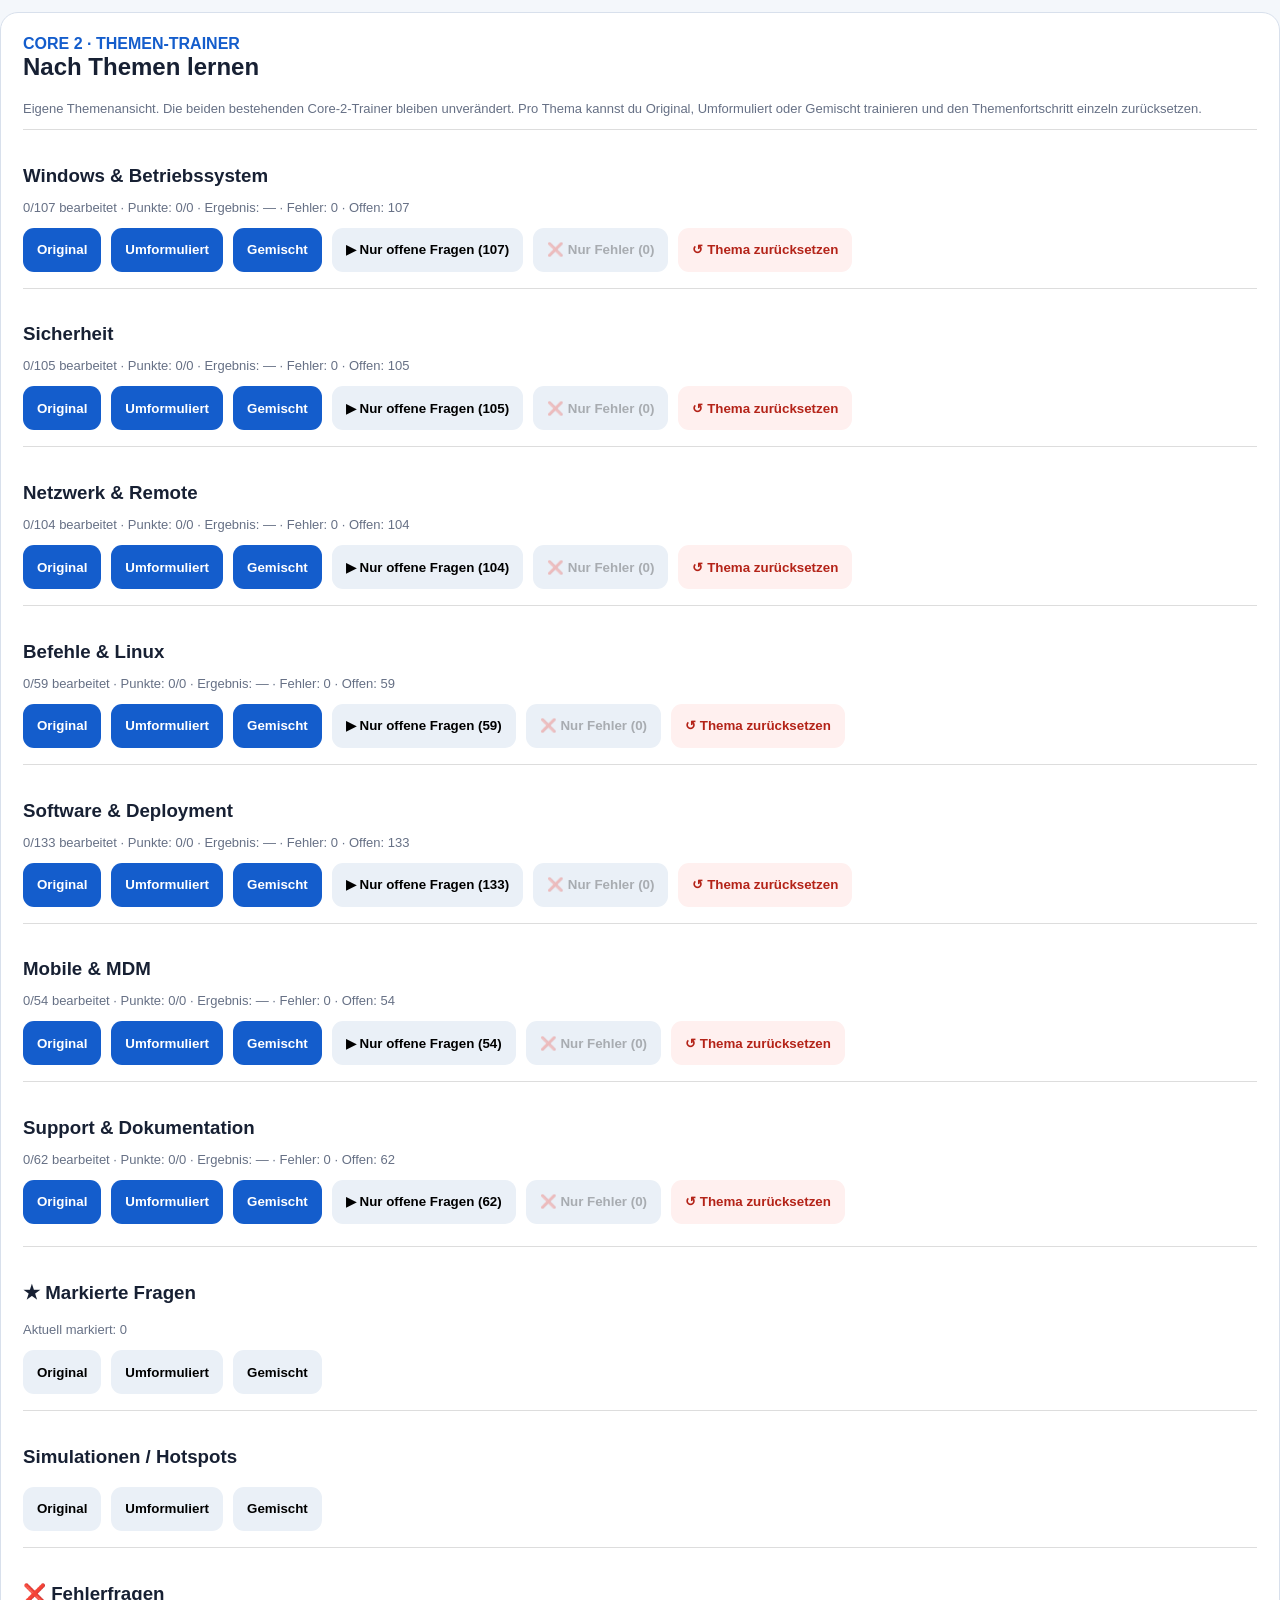
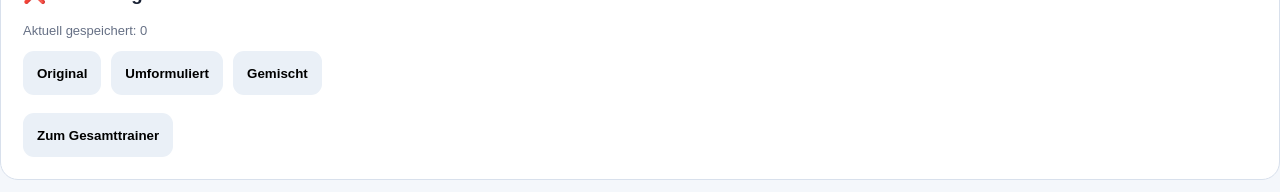
<file: core2-themen-trainer.html>
<!doctype html>
<html lang="de">
<head>
<meta charset="utf-8">
<meta name="viewport" content="width=device-width,initial-scale=1">
<title>Core 2 · Themen-Trainer</title>
<link rel="stylesheet" href="core2-style.css">
</head>
<body>
<div id="app"><section class="card"><h1>Core 2 · Themen-Trainer</h1><p>Trainer wird geladen …</p></section></div>
<script src="core2-data-01.js"></script>
<script src="core2-data-02.js"></script>
<script src="core2-data-03.js"></script>
<script src="core2-data-04.js"></script>
<script src="core2-data-05.js"></script>
<script src="core2-data-06.js"></script>
<script src="core2-data-07.js"></script>
<script src="core2-data-08.js"></script>
<script src="core2-data-09.js"></script>
<script src="core2-data-10.js"></script>
<script src="core2-data-11.js"></script>
<script src="core2-fix.js"></script>
<script src="core2-exp-data-01.js"></script>
<script src="core2-exp-data-02.js"></script>
<script src="core2-exp-data-03.js"></script>
<script src="core2-exp-data-04.js"></script>
<script src="core2-loader.js?v=20260928-10"></script>
<script>
(function waitForTopicTrainer(){
  if(typeof window.resumeExam!=='function' || typeof topicProgress!=='function' || typeof startTopic!=='function' || typeof getMarked!=='function'){
    return setTimeout(waitForTopicTrainer,50);
  }

  function topicsHome(){
    stopExamTimer();
    state.exam=false;
    state.fullSession=false;
    const marked=getMarked();
    app.innerHTML=`<section class="card">
      <div class="badge">CORE 2 · THEMEN-TRAINER</div>
      <h1>Nach Themen lernen</h1>
      <p class="small">Eigene Themenansicht. Die beiden bestehenden Core-2-Trainer bleiben unverändert. Pro Thema kannst du Original, Umformuliert oder Gemischt trainieren und den Themenfortschritt einzeln zurücksetzen.</p>
      ${Object.keys(TOPICS).map(name=>{
        const p=topicProgress(name), a=encodeURIComponent(name), s=currentTopicStats(name,p);
        return `<div style="border-top:1px solid #ddd;padding:16px 0">
          <h3 style="margin-bottom:6px">${esc(name)}</h3>
          <p class="small">${p.done}/${p.total} bearbeitet · Punkte: ${s.right}/${s.graded} · Ergebnis: ${s.accuracy===null?'—':s.accuracy+'%'} · Fehler: ${s.errors} · Offen: ${s.openIds.length}</p>
          <div class="modes">
            <button class="primary" onclick="startTopic('${a}','original')">Original</button>
            <button class="primary" onclick="startTopic('${a}','reform')">Umformuliert</button>
            <button class="primary" onclick="startTopic('${a}','mixed')">Gemischt</button>
            <button class="secondary" onclick="startTopicUnanswered('${a}')" ${s.openIds.length?'':'disabled'}>▶ Nur offene Fragen (${s.openIds.length})</button>
            <button class="secondary" onclick="startTopicErrorsOnly('${a}')" ${s.errors?'':'disabled'}>❌ Nur Fehler (${s.errors})</button>
            <button class="danger" onclick="resetTopic('${a}')">↺ Thema zurücksetzen</button>
          </div>
        </div>`
      }).join('')}

      <div style="border-top:1px solid #ddd;padding-top:16px;margin-top:6px">
        <h3>★ Markierte Fragen</h3>
        <p class="small">Aktuell markiert: ${marked.length}</p>
        <div class="modes">
          <button class="secondary" onclick="startMarked('original')">Original</button>
          <button class="secondary" onclick="startMarked('reform')">Umformuliert</button>
          <button class="secondary" onclick="startMarked('mixed')">Gemischt</button>
        </div>
      </div>

      <div style="border-top:1px solid #ddd;padding-top:16px;margin-top:16px">
        <h3>Simulationen / Hotspots</h3>
        <div class="modes">
          <button class="secondary" onclick="startPBQSet('original')">Original</button>
          <button class="secondary" onclick="startPBQSet('reform')">Umformuliert</button>
          <button class="secondary" onclick="startPBQSet('mixed')">Gemischt</button>
        </div>
      </div>

      <div class="actions" style="margin-top:18px">
        <button class="secondary" onclick="location.href='core2_testtrainer_umformulierungen.html'">Zum Gesamttrainer</button>
      </div>
    </section>`;
  }

  home=topicsHome;
  topicMenu=topicsHome;
  home();
  const resumeScript=document.createElement('script');
  resumeScript.src='core2-topic-resume.js?v=20260928-10';
  document.body.appendChild(resumeScript);
})();
</script>
<script src="core2-topic-errors.js?v=20260928-10"></script>
<script>
(function(){
function speak(t){if(!('speechSynthesis' in window))return;speechSynthesis.cancel();const u=new SpeechSynthesisUtterance(t);u.lang='de-DE';u.rate=0.9;speechSynthesis.speak(u)}
function attach(){const q=document.querySelector('#app .q');if(!q||document.getElementById('sabine-audio'))return;const box=document.createElement('div');box.id='sabine-audio';box.className='actions';function btn(label,fn){const b=document.createElement('button');b.type='button';b.className='secondary';b.textContent=label;b.onclick=fn;box.appendChild(b)}btn('🔊 Frage',()=>speak(q.textContent));document.querySelectorAll('#app .option').forEach((el,i)=>btn('🔊 '+String.fromCharCode(65+i),()=>speak(el.textContent)));btn('⏹ Stopp',()=>speechSynthesis.cancel());q.after(box)}
new MutationObserver(attach).observe(document.getElementById('app'),{childList:true,subtree:true});attach()
})();
</script>
</body>
</html>
</file>
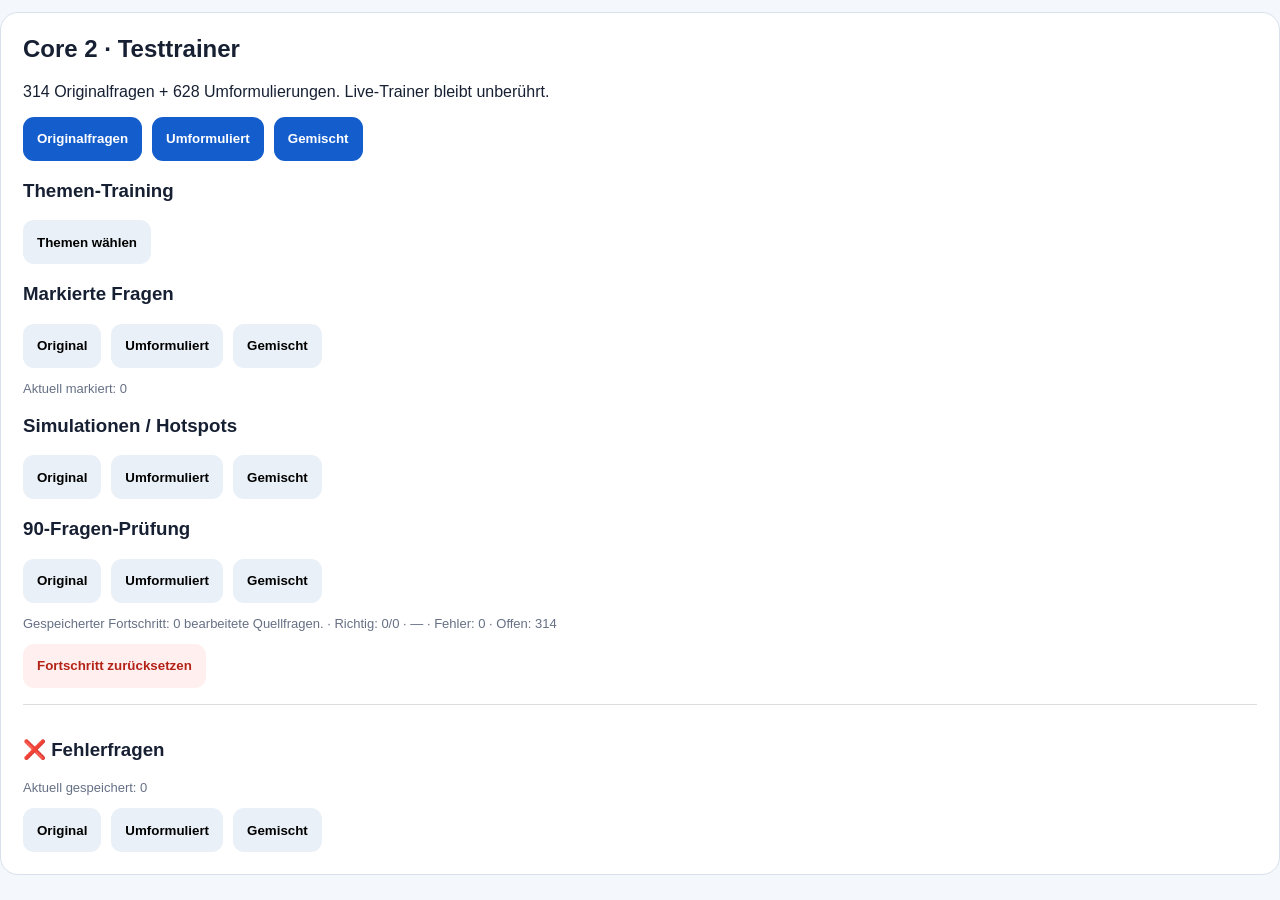
<file: core2_testtrainer_umformulierungen.html>
<!doctype html>
<html lang="de">
<head>
<meta charset="utf-8">
<meta name="viewport" content="width=device-width,initial-scale=1">
<title>Core 2 · Testtrainer Umformulierungen</title>
<link rel="stylesheet" href="core2-style.css">
</head>
<body>
<div id="app"><section class="card"><h1>Core 2 · Testtrainer</h1><p>Trainer wird geladen …</p></section></div>
<script src="core2-data-01.js"></script>
<script src="core2-data-02.js"></script>
<script src="core2-data-03.js"></script>
<script src="core2-data-04.js"></script>
<script src="core2-data-05.js"></script>
<script src="core2-data-06.js"></script>
<script src="core2-data-07.js"></script>
<script src="core2-data-08.js"></script>
<script src="core2-data-09.js"></script>
<script src="core2-data-10.js"></script>
<script src="core2-data-11.js"></script>
<script src="core2-fix.js"></script>
<script src="core2-exp-data-01.js"></script>
<script src="core2-exp-data-02.js"></script>
<script src="core2-exp-data-03.js"></script>
<script src="core2-exp-data-04.js"></script>
<script src="core2-loader.js?v=20260928-10"></script>
<script src="core2-topic-resume.js?v=20260928-10"></script>
<script src="core2-topic-errors.js?v=20260928-10"></script>
</body>
</html>
</file>
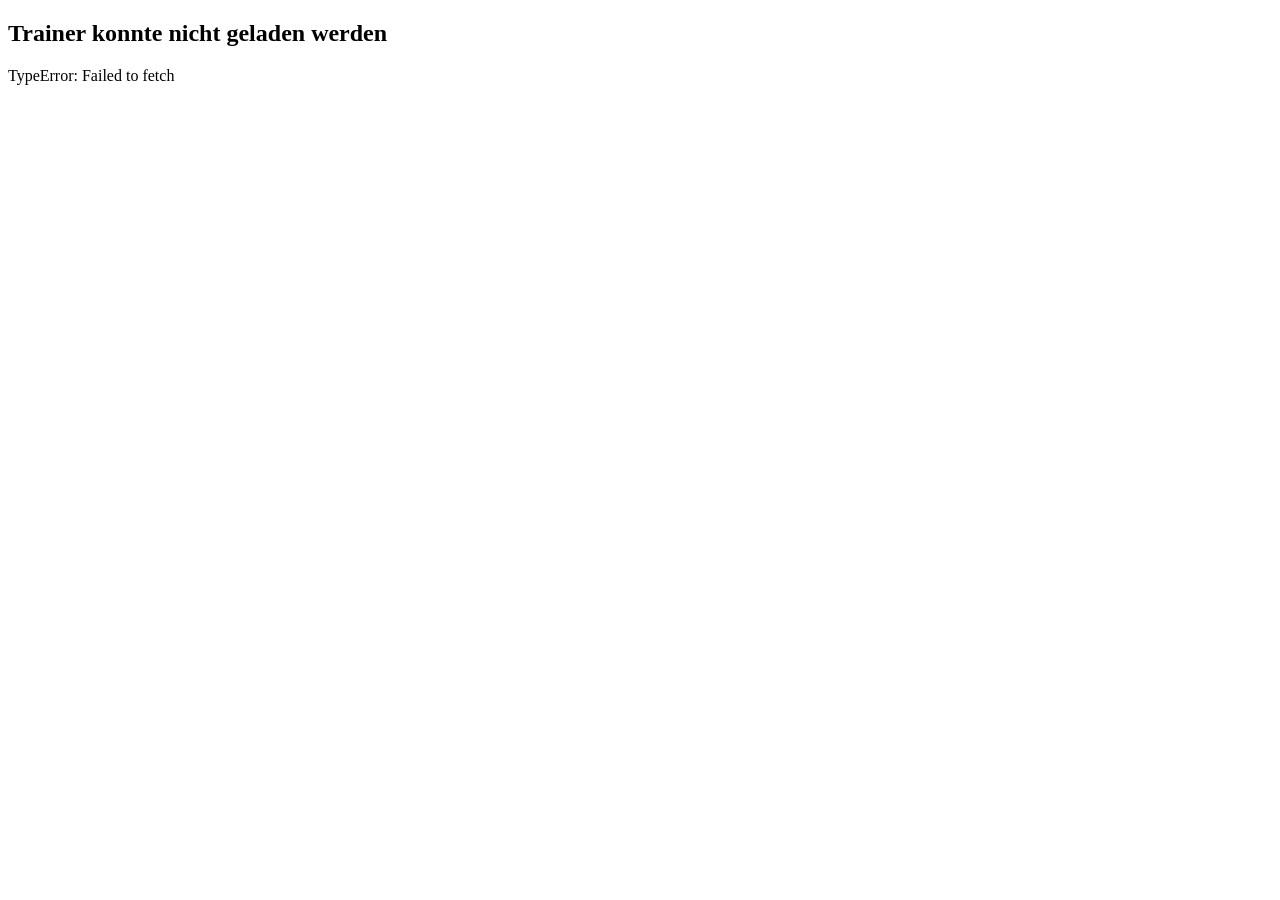
<file: fortschritt.html>
<!doctype html><html lang="de"><head><meta charset="utf-8"><meta name="viewport" content="width=device-width,initial-scale=1,viewport-fit=cover"><title>CompTIA A+ Core 2 · Vollständiger Trainer</title><style>html,body,iframe{margin:0;width:100%;height:100%;border:0}body{overflow:hidden}iframe{display:block}</style></head><body><iframe id="trainer" src="index.html?v=17" title="Core 2 Prüfungstrainer"></iframe><script>
const frame=document.getElementById('trainer');
frame.addEventListener('load',()=>{
 const d=frame.contentDocument;
 const s=d.createElement('script');
 s.textContent=String.raw`
(function(){
const QKEY='sabine_core2_2201202_progress_v8';
const PKEY='sabine_core2_2201202_pbq_progress_v8';
const TKEY='sabine_core2_2201202_topic_state_v10';
let activeTopic=null,activeTopicMode=null;
function read(k,fallback){try{return JSON.parse(localStorage.getItem(k)||JSON.stringify(fallback))}catch(e){return fallback}}
function write(k,v){localStorage.setItem(k,JSON.stringify(v))}
function uniq(a){return [...new Set(a||[])]}
function qDone(){return read(QKEY,[])}
function pDone(){return read(PKEY,[])}
function topicData(){return read(TKEY,{})}
function pc(d,t){return t?Math.round(d/t*100):0}
function topicPool(name){return BANK.filter(q=>topicFor(q,name))}
function setTopicRecord(name,rec){const all=topicData();all[name]=rec;write(TKEY,all)}
function topicRecord(name){const all=topicData(),pool=topicPool(name),valid=new Set(pool.map(q=>q.n));if(!all[name]){all[name]={order:[],index:0,done:qDone().filter(n=>valid.has(n)),correct:0};write(TKEY,all)}else{all[name].done=uniq(all[name].done).filter(n=>valid.has(n));all[name].order=uniq(all[name].order).filter(n=>valid.has(n));all[name].index=Math.max(0,Math.min(Number(all[name].index)||0,pool.length));all[name].correct=Number(all[name].correct)||0;write(TKEY,all)}return all[name]}
function markQ(n){write(QKEY,uniq([...qDone(),n]));const all=topicData();for(const name of Object.keys(all)){if(topicPool(name).some(q=>q.n===n)){all[name].done=uniq([...(all[name].done||[]),n])}}write(TKEY,all)}
function markP(n){write(PKEY,uniq([...pDone(),n]))}
function topicStats(name){const pool=topicPool(name),rec=topicRecord(name),valid=new Set(pool.map(q=>q.n)),doneIds=uniq(rec.done).filter(n=>valid.has(n)),doneSet=new Set(doneIds),errs=getTrainErrors().filter(n=>doneSet.has(n)),right=Math.max(0,doneIds.length-errs.length),openIds=pool.map(q=>q.n).filter(n=>!doneSet.has(n));return {done:doneIds.length,total:pool.length,right,accuracy:doneIds.length?Math.round(right/doneIds.length*100):null,errors:errs.length,openIds,index:rec.index||0}}
function allStats(){const doneSet=new Set(qDone()),ids=[...new Set(BANK.map(q=>q.n))],doneIds=ids.filter(n=>doneSet.has(n)),err=new Set(getTrainErrors()),errors=doneIds.filter(n=>err.has(n)).length,right=Math.max(0,doneIds.length-errors),openIds=ids.filter(n=>!doneSet.has(n));return {done:doneIds.length,total:ids.length,right,accuracy:doneIds.length?Math.round(right/doneIds.length*100):null,errors,openIds}}
function pbqStats(){const done=new Set(pDone());return {done:PBQS.filter(x=>done.has(x.n)).length,total:PBQS.length}}
function examStats(){const x=load();if(!x||x.status!=='running')return {done:0,total:90,running:false,index:0};return {done:Object.keys(x.answers||{}).length,total:(x.items||[]).length||90,running:true,index:(x.index||0)+1}}
function repairData(){
 const q146=BANK.find(q=>q.n===146);if(q146&&q146.options?.[0]?.[1]==='RAM'&&/PAM/i.test(q146.explanation||''))q146.options[0][1]='PAM';
 const q156=BANK.find(q=>q.n===156);if(q156&&/Wählen Sie zwei/i.test(q156.prompt)&&/Aktiv zuhören und Notizen machen/i.test(q156.explanation||''))q156.answers=['B','E'];
 const q157=BANK.find(q=>q.n===157);if(q157&&/Wählen Sie drei/i.test(q157.prompt)&&/\.pkg, \.dmg und \.app/i.test(q157.explanation||'')){q157.options=[['A','.mac'],['B','.pkg'],['C','.deb'],['D','.dmg'],['E','.msi'],['F','.appx'],['G','.app'],['H','.apk']];q157.answers=['B','D','G']}
 const q182=BANK.find(q=>q.n===182);if(q182&&/Wählen Sie drei/i.test(q182.prompt)&&/Datenaufbewahrung/i.test(q182.explanation||'')){q182.options=[['A','Lokale Benutzerkonten'],['B','Zugriff auf persönliche Geräte'],['C','API-Token-Konfiguration'],['D','Mehrfaktorauthentifizierung'],['E','Private Kanäle'],['F','Profile für Kollaborationstools'],['G','VPN-Verbindung'],['H','Anforderungen an die Datenaufbewahrung']];q182.answers=['D','E','H']}
 const q296=BANK.find(q=>q.n===296);if(q296&&q296.options?.[0]?.[1]==='.'&&/\.app-Bundles/i.test(q296.explanation||''))q296.options[0][1]='.app';
}
function auditData(){const issues=[];for(const q of BANK){const labels=(q.options||[]).map(x=>x[0]);if(new Set(labels).size!==labels.length)issues.push('Doppelte Option bei '+q.n);for(const a of q.answers||[])if(!labels.includes(a))issues.push('Antwort '+a+' fehlt bei '+q.n);const m=(q.prompt||'').match(/Wählen Sie (zwei|drei)/i);if(m){const wanted=m[1].toLowerCase()==='zwei'?2:3;if((q.answers||[]).length!==wanted)issues.push('Mehrfachauswahl '+q.n+' erwartet '+wanted+', hat '+(q.answers||[]).length)}}if(issues.length)console.error('Core-2-Datenprüfung:',issues);else console.info('Core-2-Datenprüfung: OK')}
repairData();auditData();
const css=document.createElement('style');css.textContent='.topicquickgrid{display:grid;grid-template-columns:1fr;gap:10px;margin-top:12px}.topicpanel{display:block;width:100%;padding:12px;border:1px solid var(--line);border-radius:12px;background:#fff;text-align:left;color:var(--ink)}.topicpanel strong{display:block;font-size:14px}.topicmeta,.pmeta{display:flex;justify-content:space-between;gap:8px;margin-top:5px;color:var(--muted);font-size:12px;font-weight:750}.topicprogress,.pbar{margin-top:7px;height:7px;background:#e7edf6;border-radius:999px;overflow:hidden}.topicprogress>i,.pbar>i{display:block;height:100%;background:linear-gradient(90deg,#145dcc,#4b8df8)}.topicactions{display:flex;gap:6px;flex-wrap:wrap;margin-top:10px}.topicactions .btn{padding:8px 10px;font-size:12px;flex:1 1 auto}.progressbox{margin-top:14px;padding:12px;border:1px solid var(--line);border-radius:12px;background:#fbfcfe;text-align:left}.progressbox strong{display:block;font-size:13px}.resetzone{margin-top:24px;padding-top:18px;border-top:1px solid var(--line)}.option.answer-correct{border-color:#42b96b!important;background:#eaf7ef!important;color:#157347}.option.answer-wrong{border-color:#e57373!important;background:#fff0ef!important;color:#b42318}';document.head.appendChild(css);
function progressBox(title,done,total,extra){const p=pc(done,total);return '<div class="progressbox"><strong>'+title+'</strong><div class="pmeta"><span>'+done+' / '+total+'</span><span>'+p+'%</span></div><div class="pbar"><i style="width:'+p+'%"></i></div>'+(extra?'<div class="small" style="margin-top:8px">'+extra+'</div>':'')+'</div>'}
function enc(s){return encodeURIComponent(s)}
function openList(ids){ids=ids||[];if(!ids.length)return '<span style="color:#16834f;font-weight:800">Keine offenen Fragen</span>';return '<details style="margin-top:7px"><summary style="cursor:pointer;font-weight:800">Offene Fragen anzeigen ('+ids.length+')</summary><div class="small" style="line-height:1.7;margin-top:7px">'+ids.map(n=>'Q'+n).join(', ')+'</div></details>'}
function topicCard(name){const st=topicStats(name),p=pc(st.done,st.total),fresh=st.done===0,finished=st.total>0&&st.done>=st.total;return '<div class="topicpanel"><strong>'+name+'</strong><div class="topicmeta"><span>'+st.done+'/'+st.total+' bearbeitet · '+p+'%</span><span>Richtig '+st.right+'/'+st.done+' · Ergebnis '+(st.accuracy===null?'—':st.accuracy+'%')+' · Fehler '+st.errors+' · Offen '+st.openIds.length+'</span></div><div class="topicprogress"><i style="width:'+p+'%"></i></div><div class="topicactions"><button type="button" class="btn primary" onclick="window.continueTopic(\''+enc(name)+'\')">'+(finished?'▶ Noch einmal weiter':fresh?'▶ Starten':'▶ Weiter')+'</button><button type="button" class="btn secondary" onclick="window.startTopicOpen(\''+enc(name)+'\')" '+(st.openIds.length?'':'disabled')+'>Nur offene Fragen ('+st.openIds.length+')</button><button type="button" class="btn secondary" onclick="window.startTopicErrors(\''+enc(name)+'\')">Nur Fehler ('+st.errors+')</button><button type="button" class="btn secondary" onclick="window.startTopicFresh(\''+enc(name)+'\')">↻ Von vorn</button></div></div>'}
function orderedItems(name,rec){const pool=topicPool(name),by=new Map(pool.map(q=>[q.n,q])),ids=uniq(rec.order).filter(n=>by.has(n)),missing=shuffle(pool.filter(q=>!ids.includes(q.n))).map(q=>q.n);rec.order=[...ids,...missing];return rec.order.map(n=>by.get(n)).filter(Boolean)}
function startTopicFresh(encoded){const name=decodeURIComponent(encoded),pool=shuffle(topicPool(name));setTopicRecord(name,{order:pool.map(q=>q.n),index:0,done:[],correct:0});activeTopic=name;activeTopicMode='normal';train={topic:name,items:pool,index:0,selected:[],checked:false,correct:0};renderTraining();scrollTo(0,0)}
function continueTopic(encoded){const name=decodeURIComponent(encoded),rec=topicRecord(name),pool=topicPool(name);if(!pool.length)return;if(!(rec.order||[]).length){const doneSet=new Set(rec.done||[]),seen=shuffle(pool.filter(q=>doneSet.has(q.n))),rest=shuffle(pool.filter(q=>!doneSet.has(q.n)));rec.order=[...seen,...rest].map(q=>q.n);rec.index=Math.min(seen.length,pool.length);setTopicRecord(name,rec)}const items=orderedItems(name,rec);if(rec.index>=items.length){rec.index=0;rec.correct=0;setTopicRecord(name,rec)}activeTopic=name;activeTopicMode='normal';train={topic:name,items,index:rec.index,selected:[],checked:false,correct:rec.correct||0};renderTraining();scrollTo(0,0)}
function startTopicOpen(encoded){const name=decodeURIComponent(encoded),st=topicStats(name),open=new Set(st.openIds),pool=topicPool(name).filter(q=>open.has(q.n));if(!pool.length){alert('In „'+name+'“ sind keine offenen Fragen mehr.');return}activeTopic=name;activeTopicMode='open';train={topic:name+' · Nur offene Fragen',items:shuffle(pool),index:0,selected:[],checked:false,correct:0};renderTraining();scrollTo(0,0)}
function startTopicErrors(encoded){const name=decodeURIComponent(encoded),valid=new Set(topicPool(name).map(q=>q.n)),ids=new Set(getTrainErrors().filter(n=>valid.has(n))),pool=topicPool(name).filter(q=>ids.has(q.n));if(!pool.length){stopTimer();$('#top').classList.add('hidden');app.innerHTML='<section class="card hero"><h2>Keine Fehler in „'+name+'“ 🎉</h2><p>Für dieses Thema sind aktuell keine falschen Antworten gespeichert.</p><div class="actions"><button class="btn primary" onclick="window.continueTopic(\''+enc(name)+'\')">Thema weiter</button><button class="btn secondary" onclick="topicMenu()">Themenübersicht</button></div></section>';return}activeTopic=name;activeTopicMode='errors';train={topic:name+' · Nur Fehler',items:shuffle(pool),index:0,selected:[],checked:false,correct:0};renderTraining();scrollTo(0,0)}
function paintAnswers(){if(!train||!train.checked)return;const q=train.items[train.index],correct=new Set(q.answers||[]),chosen=new Set(train.selected||[]);document.querySelectorAll('.option').forEach(el=>{el.classList.remove('answer-correct','answer-wrong');const l=(el.querySelector('.letter')?.textContent||'').replace('.','').trim();if(correct.has(l))el.classList.add('answer-correct');else if(chosen.has(l))el.classList.add('answer-wrong')})}
const originalRenderTraining=renderTraining;renderTraining=function(){originalRenderTraining();setTimeout(paintAnswers,0)};
const originalStartTraining=startTraining;startTraining=function(topic){activeTopic=null;activeTopicMode=null;originalStartTraining(topic)};
const originalStartErrorTraining=startErrorTraining;startErrorTraining=function(){activeTopic=null;activeTopicMode=null;originalStartErrorTraining()};
const originalTrainCheck=trainCheck;trainCheck=function(){const q=train&&train.items[train.index];originalTrainCheck();if(train&&train.checked&&q){markQ(q.n);if(activeTopic){const rec=topicRecord(activeTopic);if(activeTopicMode==='normal'){rec.order=train.items.map(x=>x.n);rec.index=Math.min(train.index+1,train.items.length);rec.correct=train.correct||0;rec.done=uniq([...(rec.done||[]),q.n]);setTopicRecord(activeTopic,rec)}}}setTimeout(paintAnswers,0)};
const originalTrainNext=trainNext;trainNext=function(){if(activeTopic&&activeTopicMode==='normal'){const rec=topicRecord(activeTopic);rec.index=Math.min(train.index+1,train.items.length);rec.order=train.items.map(x=>x.n);rec.correct=train.correct||0;setTopicRecord(activeTopic,rec)}originalTrainNext()};
const originalCheckPBQ=checkPBQTrain;checkPBQTrain=function(){const it=state&&state.items&&state.items[state.index];originalCheckPBQ();if(it)markP(it.n)};
function clearProgress(){if(!confirm('Wirklich nur den gespeicherten Fortschritt löschen? Fragen, Antworten und der Core-2-Trainer bleiben erhalten.'))return;Object.keys(localStorage).filter(k=>k.startsWith('sabine_core2_')).forEach(k=>localStorage.removeItem(k));activeTopic=null;activeTopicMode=null;train=null;state=null;home()}
window.continueTopic=continueTopic;window.startTopicOpen=startTopicOpen;window.startTopicErrors=startTopicErrors;window.startTopicFresh=startTopicFresh;window.clearProgress=clearProgress;
topicMenu=function(){activeTopic=null;activeTopicMode=null;stopTimer();$('#top').classList.add('hidden');app.innerHTML='<section class="card"><div class="qnum">THEMEN-TRAINING</div><div class="qtext">Was willst du heute quälen?</div><div class="topicgrid">'+Object.keys(TOPICS).map(topicCard).join('')+'</div><div class="actions"><button class="btn secondary" onclick="home()">← Hauptmenü</button></div></section>'};
home=function(){activeTopic=null;activeTopicMode=null;stopTimer();$('#top').classList.add('hidden');const old=load(),resume=old&&old.status==='running',errCount=getTrainErrors().length,as=allStats(),ps=pbqStats(),es=examStats();app.innerHTML='<section class="card hero"><div class="qnum">COMPTIA A+ · CORE 2</div><h1>220-1202 Lern- & Prüfungstrainer</h1><p class="big">Original-Fragenpool · Themen · PBQs · 90 Fragen / 90 Minuten</p><p>Bei jedem neuen Training werden die Fragen neu gemischt. Laufende Themen und eine laufende Prüfung bleiben gespeichert.</p><div class="modegrid"><div class="modecard"><h3>📚 Fragentrainer</h3><p>Alle Fragen oder gezielt nur deine bisherigen Fehler.</p><div class="actions" style="justify-content:flex-start;margin-top:10px"><button class="btn primary" onclick="startTraining(\'all\')">Alle Fragen</button><button class="btn secondary" onclick="startErrorTraining()">Nur Fehler ('+errCount+')</button></div>'+progressBox('Fortschritt · alle Fragen',as.done,as.total,'Richtig: '+as.right+'/'+as.done+' · Ergebnis: '+(as.accuracy===null?'—':as.accuracy+'%')+' · Fehler: '+as.errors+' · Offen: '+as.openIds.length+openList(as.openIds))+'</div><div class="modecard"><h3>🧩 Themen-Training</h3><p>Jedes Thema einzeln fortsetzen, nur Fehler üben oder neu starten.</p><button class="btn primary" onclick="topicMenu()">Themen wählen</button><div class="topicquickgrid">'+Object.keys(TOPICS).map(topicCard).join('')+'</div></div><div class="modecard"><h3>🛠️ Simulationstrainer</h3><p>Die aus der Datei rekonstruierten PBQs separat üben.</p><button class="btn primary" onclick="startPBQTraining()">PBQs starten</button>'+progressBox('Fortschritt · Simulationen',ps.done,ps.total,ps.total+' PBQs insgesamt')+'</div><div class="modecard"><h3>⏱️ Volltrainer</h3><p>90 Fragen · 90 Minuten · Fortschritt · Fähnchen · Übersicht · vorzeitige Abgabe · Auswertung.</p>'+(resume?'<button class="btn primary" onclick="resumeExam()">▶ Prüfung fortsetzen</button> ':'')+'<button class="btn '+(resume?'secondary':'primary')+'" onclick="newExam()">Neue Prüfung</button>'+progressBox('Fortschritt · Volltrainer',es.done,es.total,resume?('Gespeicherte Prüfung · aktuelle Frage '+es.index+' von '+es.total):'Keine laufende Prüfung')+'</div></div><div class="resetzone"><button class="btn danger" onclick="window.clearProgress()">🗑️ Fortschritt löschen</button><div class="small" style="margin-top:8px">Löscht ausschließlich den gespeicherten Fortschritt – nicht den Trainer.</div></div></section><div class="footerNote">Basis: die bereitgestellte 220-1202-Core-2-Datei.</div>'};home();
})();`;
 d.body.appendChild(s);
});
</script></body></html>
</file>
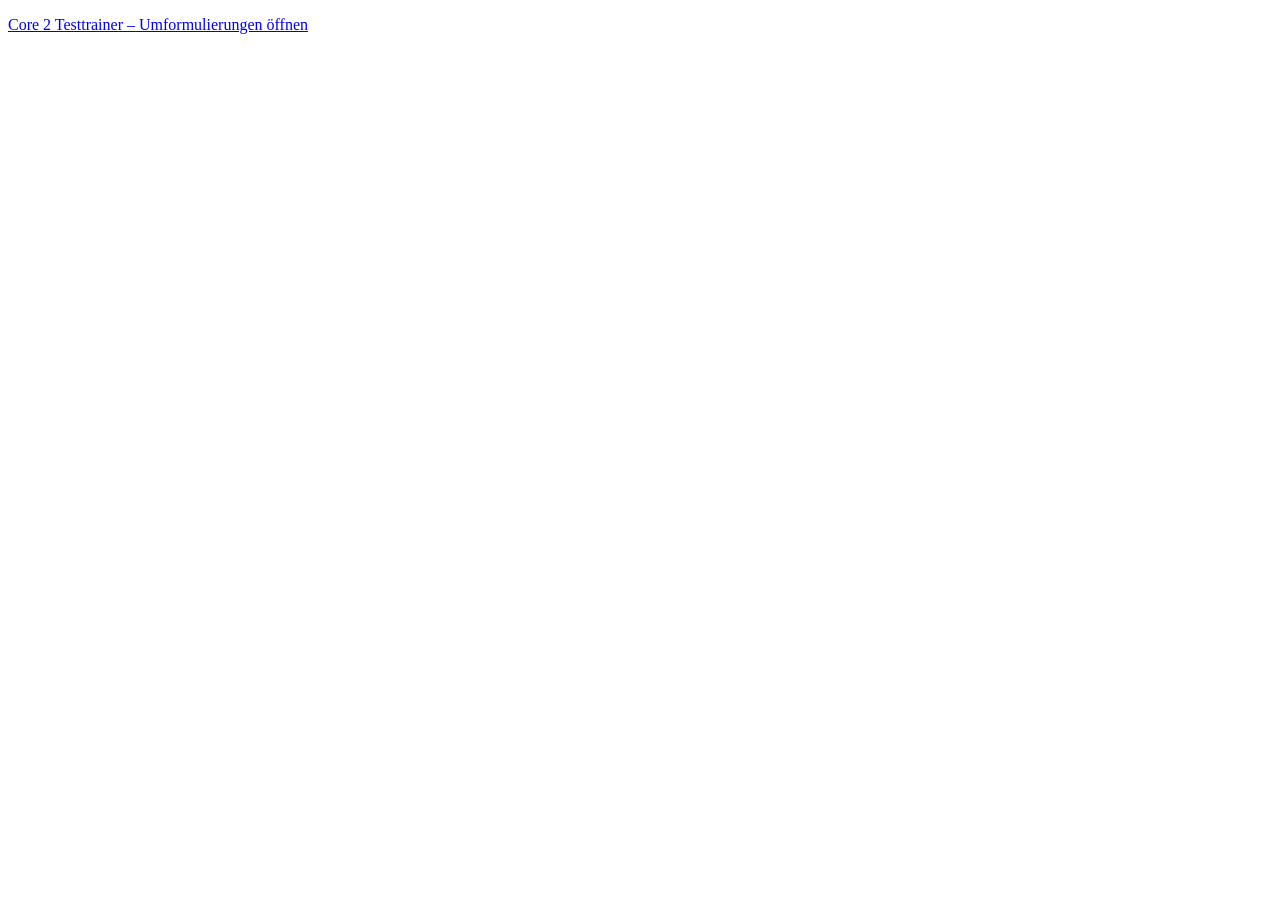
<file: trainer-test.html>
<!doctype html><html lang="de"><head><meta charset="utf-8"><meta name="viewport" content="width=device-width,initial-scale=1"><title>Core 2 Testzweig</title></head><body><p><a href="core2_testtrainer_umformulierungen.html">Core 2 Testtrainer – Umformulierungen öffnen</a></p></body></html>
</file>
<file: core2-style.css>
:root{--bg:#f4f7fb;--card:#fff;--ink:#172033;--muted:#667085;--blue:#145dcc;--line:#d8e0ec;--good:#157347;--bad:#b42318}
*{box-sizing:border-box}body{margin:0;font-family:Arial,sans-serif;background:var(--bg);color:var(--ink)}
main{max-width:900px;margin:20px auto;padding:0 14px 80px}.card{background:#fff;border:1px solid var(--line);border-radius:18px;padding:22px;margin:12px 0}
h1{margin-top:0}.modes,.actions{display:flex;gap:10px;flex-wrap:wrap}button{border:0;border-radius:11px;padding:11px 14px;font-weight:800;cursor:pointer}
.primary{background:var(--blue);color:#fff}.secondary{background:#eaf0f7}.danger{background:#fff0ef;color:var(--bad)}
.option{display:flex;gap:10px;border:2px solid var(--line);border-radius:12px;padding:12px;margin:9px 0;cursor:pointer}
.option.selected{border-color:var(--blue);background:#edf4ff}.option.correct{border-color:var(--good);background:#eaf7ef}.option.wrong{border-color:var(--bad);background:#fff0ef}
.small{font-size:13px;color:var(--muted)}.q{font-size:20px;font-weight:750;line-height:1.4}.badge{font-weight:900;color:var(--blue)}.hidden{display:none}

button,.option{min-height:44px;touch-action:manipulation}

.option{user-select:none;-webkit-user-select:none}
</file>
